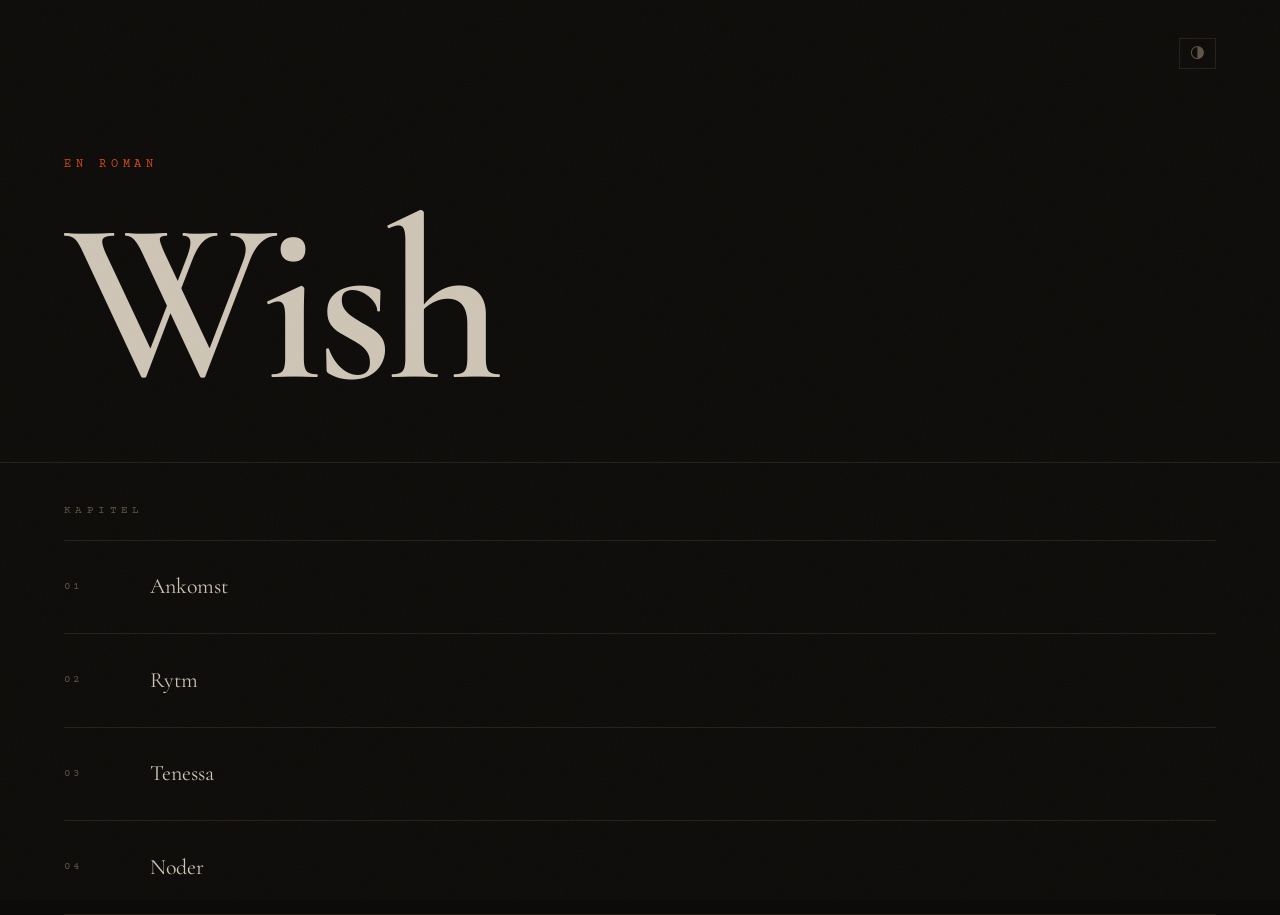
<file: docs/index.html>
<!DOCTYPE html>
<html lang="sv">
<head>
  <meta charset="UTF-8">
  <meta name="viewport" content="width=device-width, initial-scale=1.0">
  <title>Wish</title>
  <link rel="preconnect" href="https://fonts.googleapis.com"><link rel="preconnect" href="https://fonts.gstatic.com" crossorigin><link href="https://fonts.googleapis.com/css2?family=Cormorant+Garamond:ital,wght@0,400;0,600;1,400&family=Courier+Prime&display=swap" rel="stylesheet">
  <link rel="stylesheet" href="style.css">
</head>
<body>
  <div class="index-page">
    <div class="index-hero">
      <button class="index-theme-btn" onclick="toggleTheme()" aria-label="Byt tema">◑</button>
      <span class="book-eyebrow">En roman</span>
      <h1 class="book-title">Wish</h1>
    </div>

    <div class="index-content">
      <div class="index-section-label">Kapitel</div>
      <ol class="index-list">
  <li>
      <a href="chapters/chapter-1.html">
        <span class="ch-num">01</span>
        <span class="ch-title">Ankomst</span>
        <span class="ch-arrow">→</span>
      </a>
    </li>
  <li>
      <a href="chapters/chapter-2.html">
        <span class="ch-num">02</span>
        <span class="ch-title">Rytm</span>
        <span class="ch-arrow">→</span>
      </a>
    </li>
  <li>
      <a href="chapters/chapter-3.html">
        <span class="ch-num">03</span>
        <span class="ch-title">Tenessa</span>
        <span class="ch-arrow">→</span>
      </a>
    </li>
  <li>
      <a href="chapters/chapter-4.html">
        <span class="ch-num">04</span>
        <span class="ch-title">Noder</span>
        <span class="ch-arrow">→</span>
      </a>
    </li>
      </ol>
    </div>
  </div>

  <script>
    function toggleTheme() {
      const d = document.documentElement;
      const next = d.getAttribute('data-theme') === 'light' ? 'dark' : 'light';
      d.setAttribute('data-theme', next);
      localStorage.setItem('theme', next);
    }
    (function() {
      const saved = localStorage.getItem('theme') || 'dark';
      document.documentElement.setAttribute('data-theme', saved);
    })();
  </script>
</body>
</html>
</file>
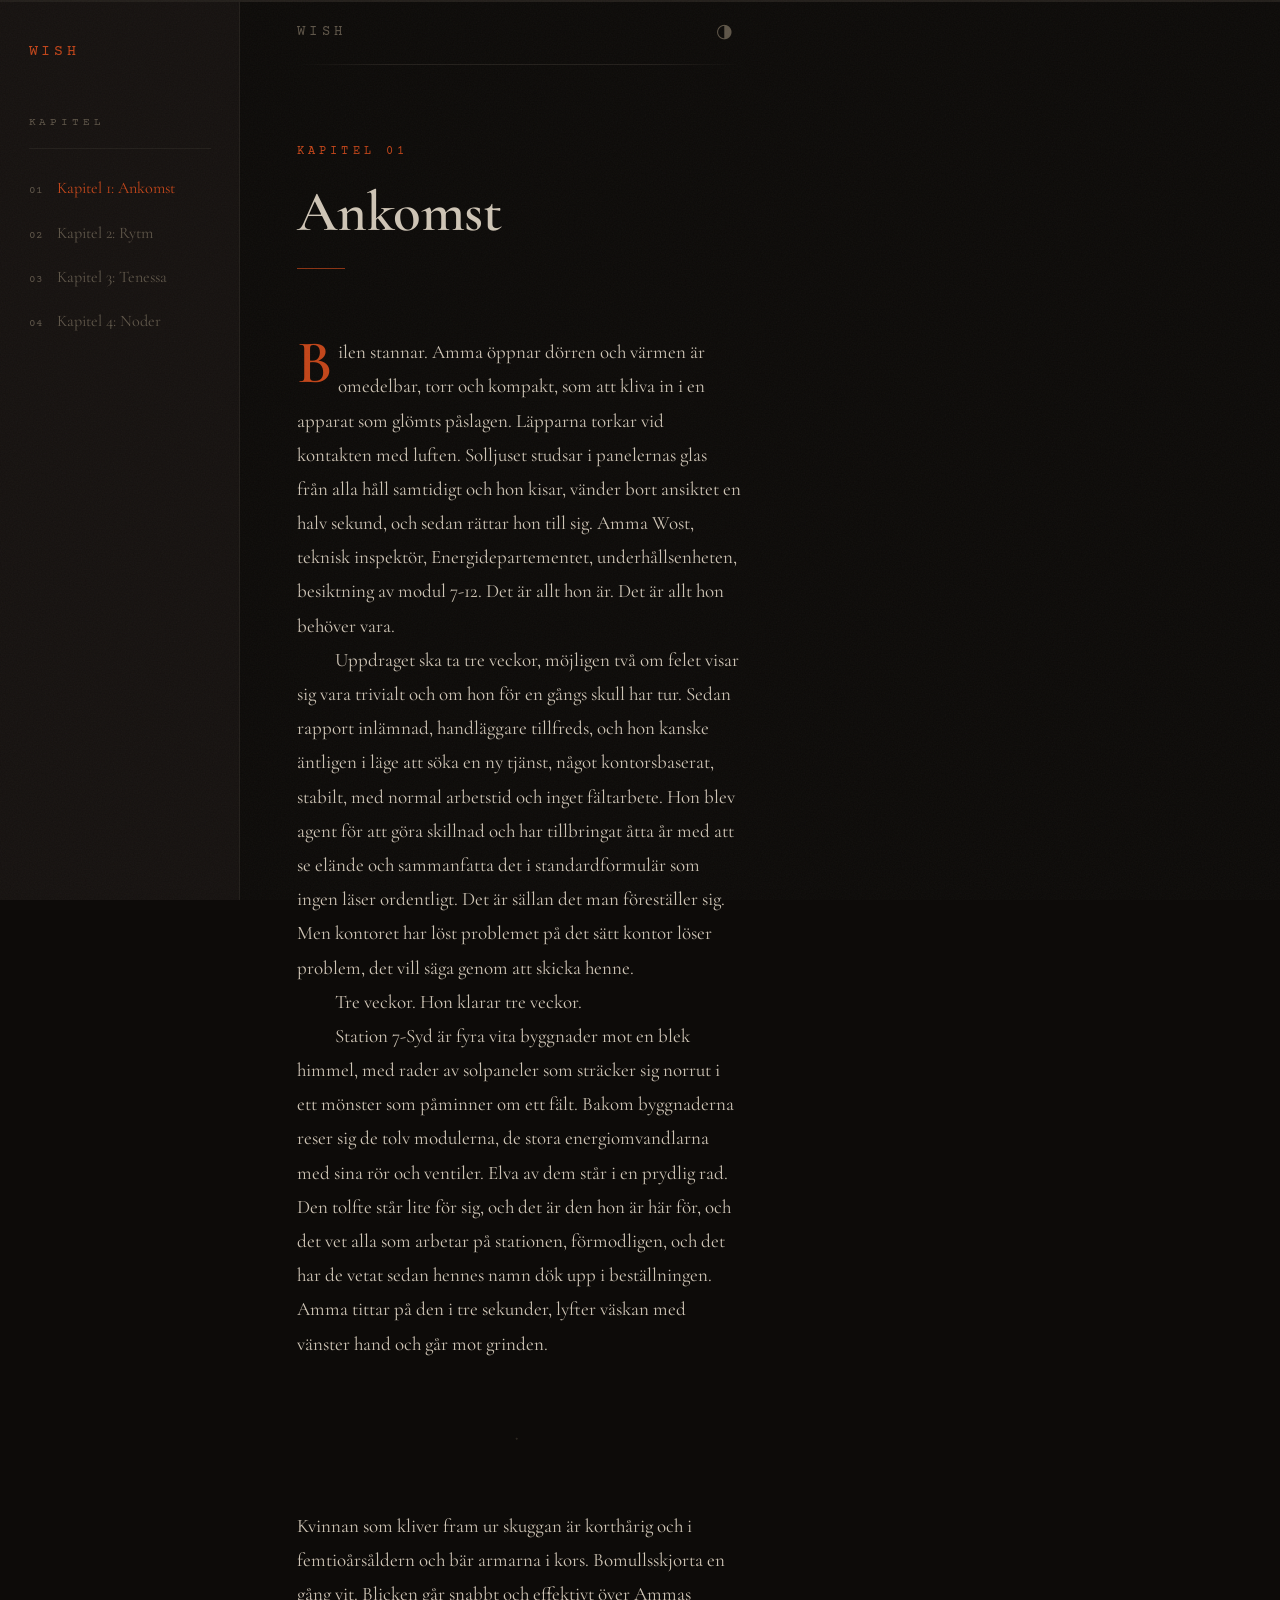
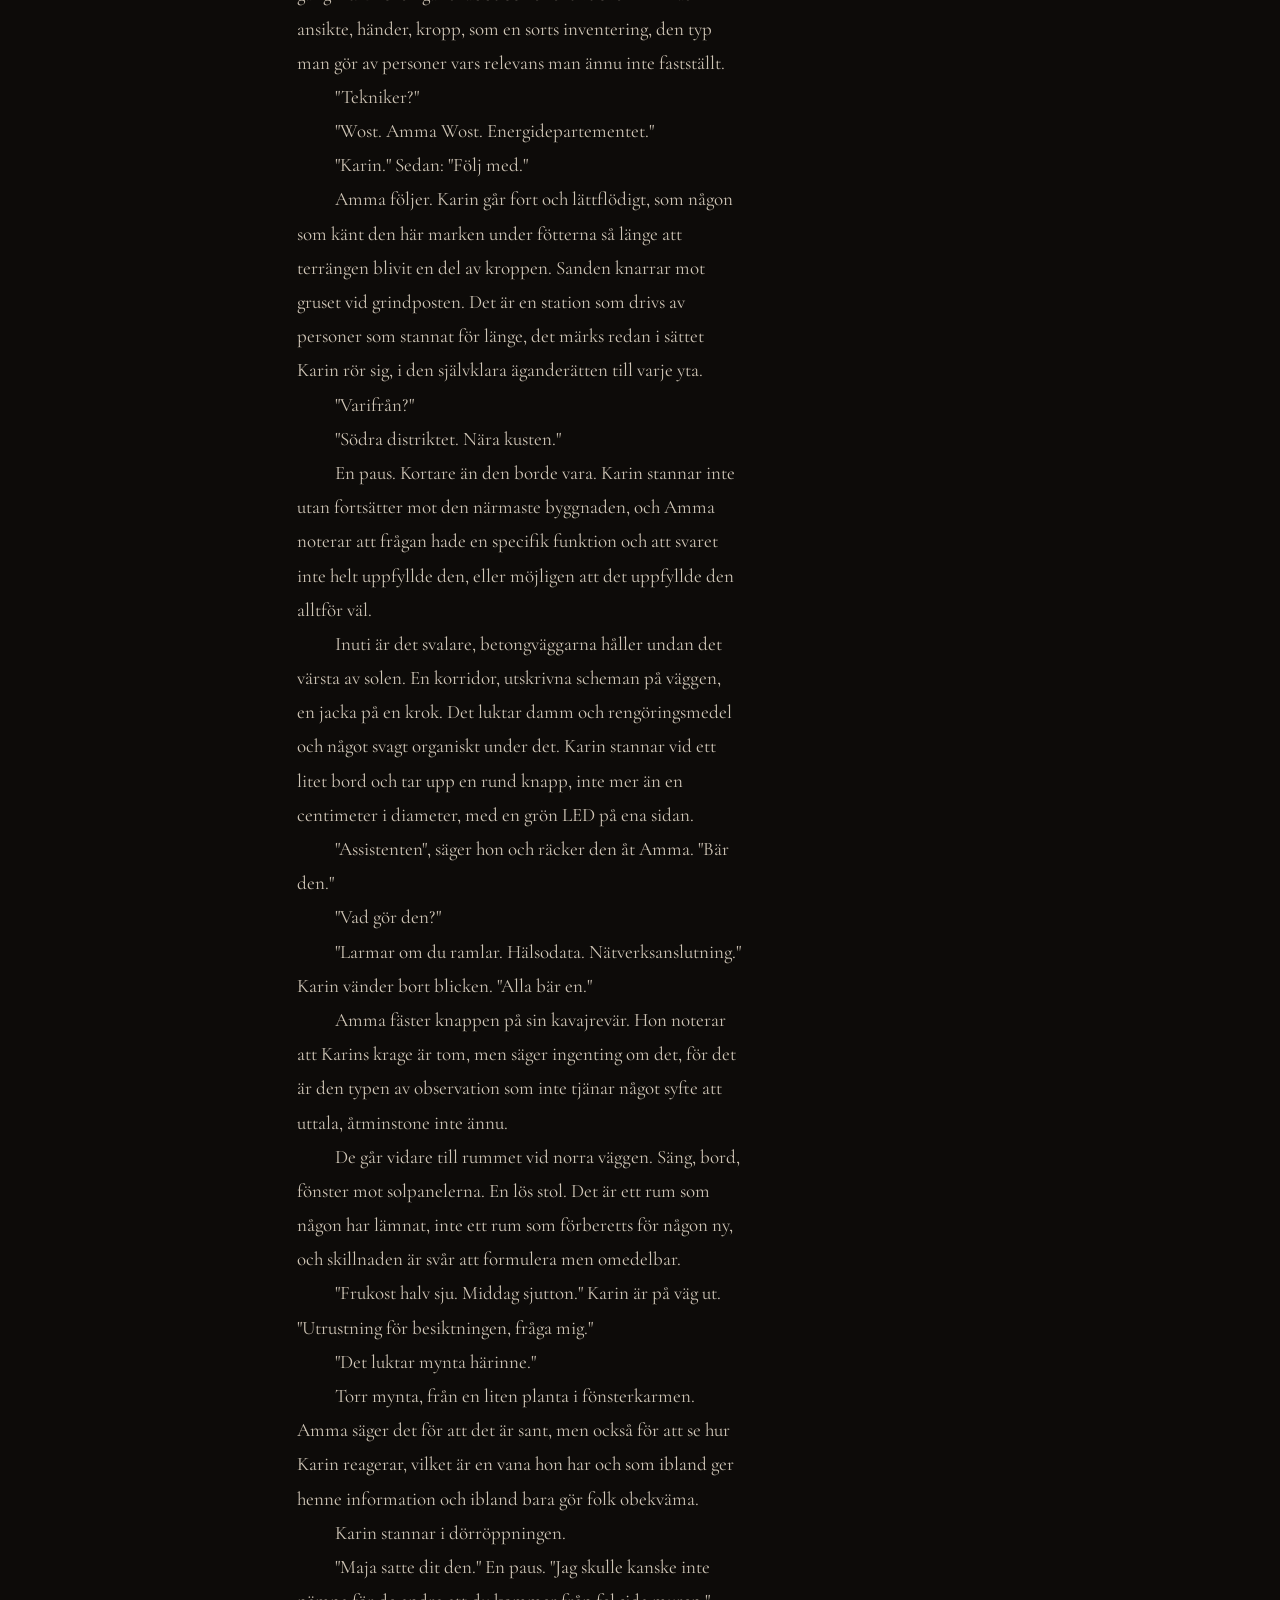
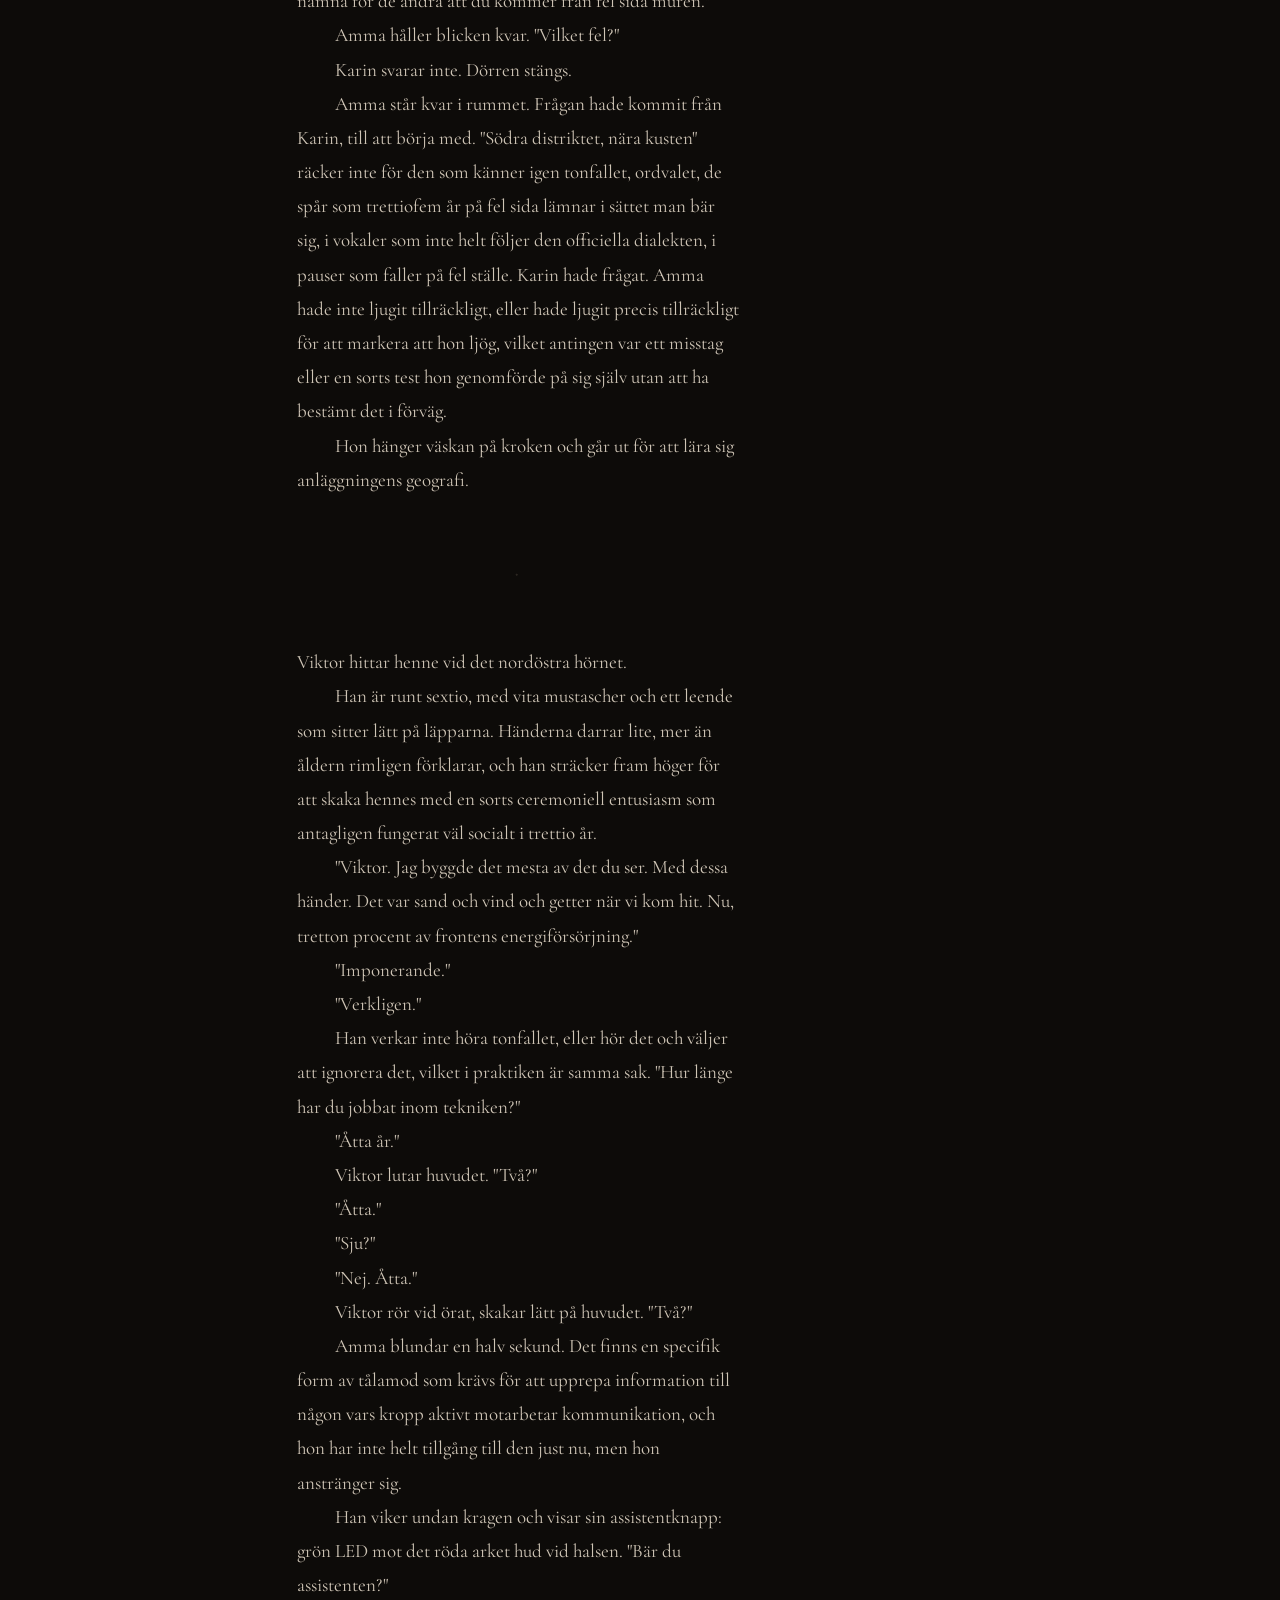
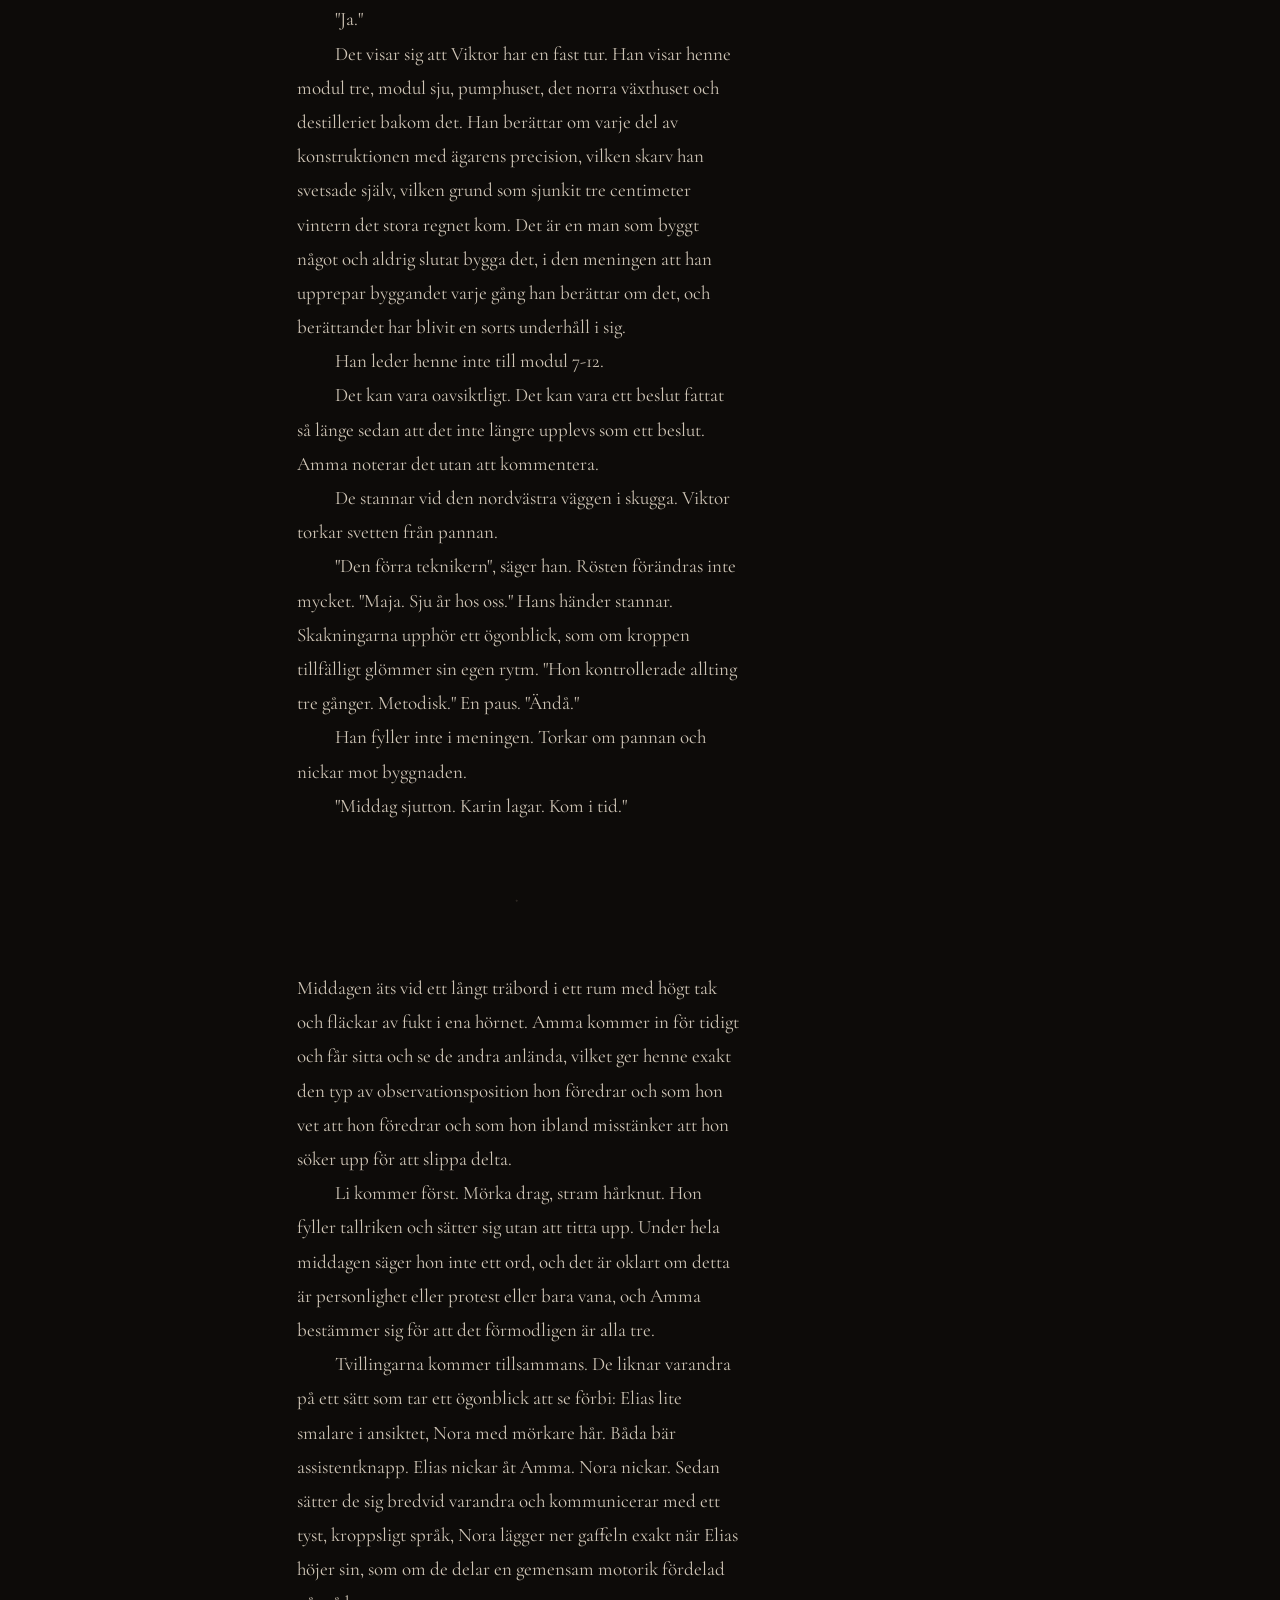
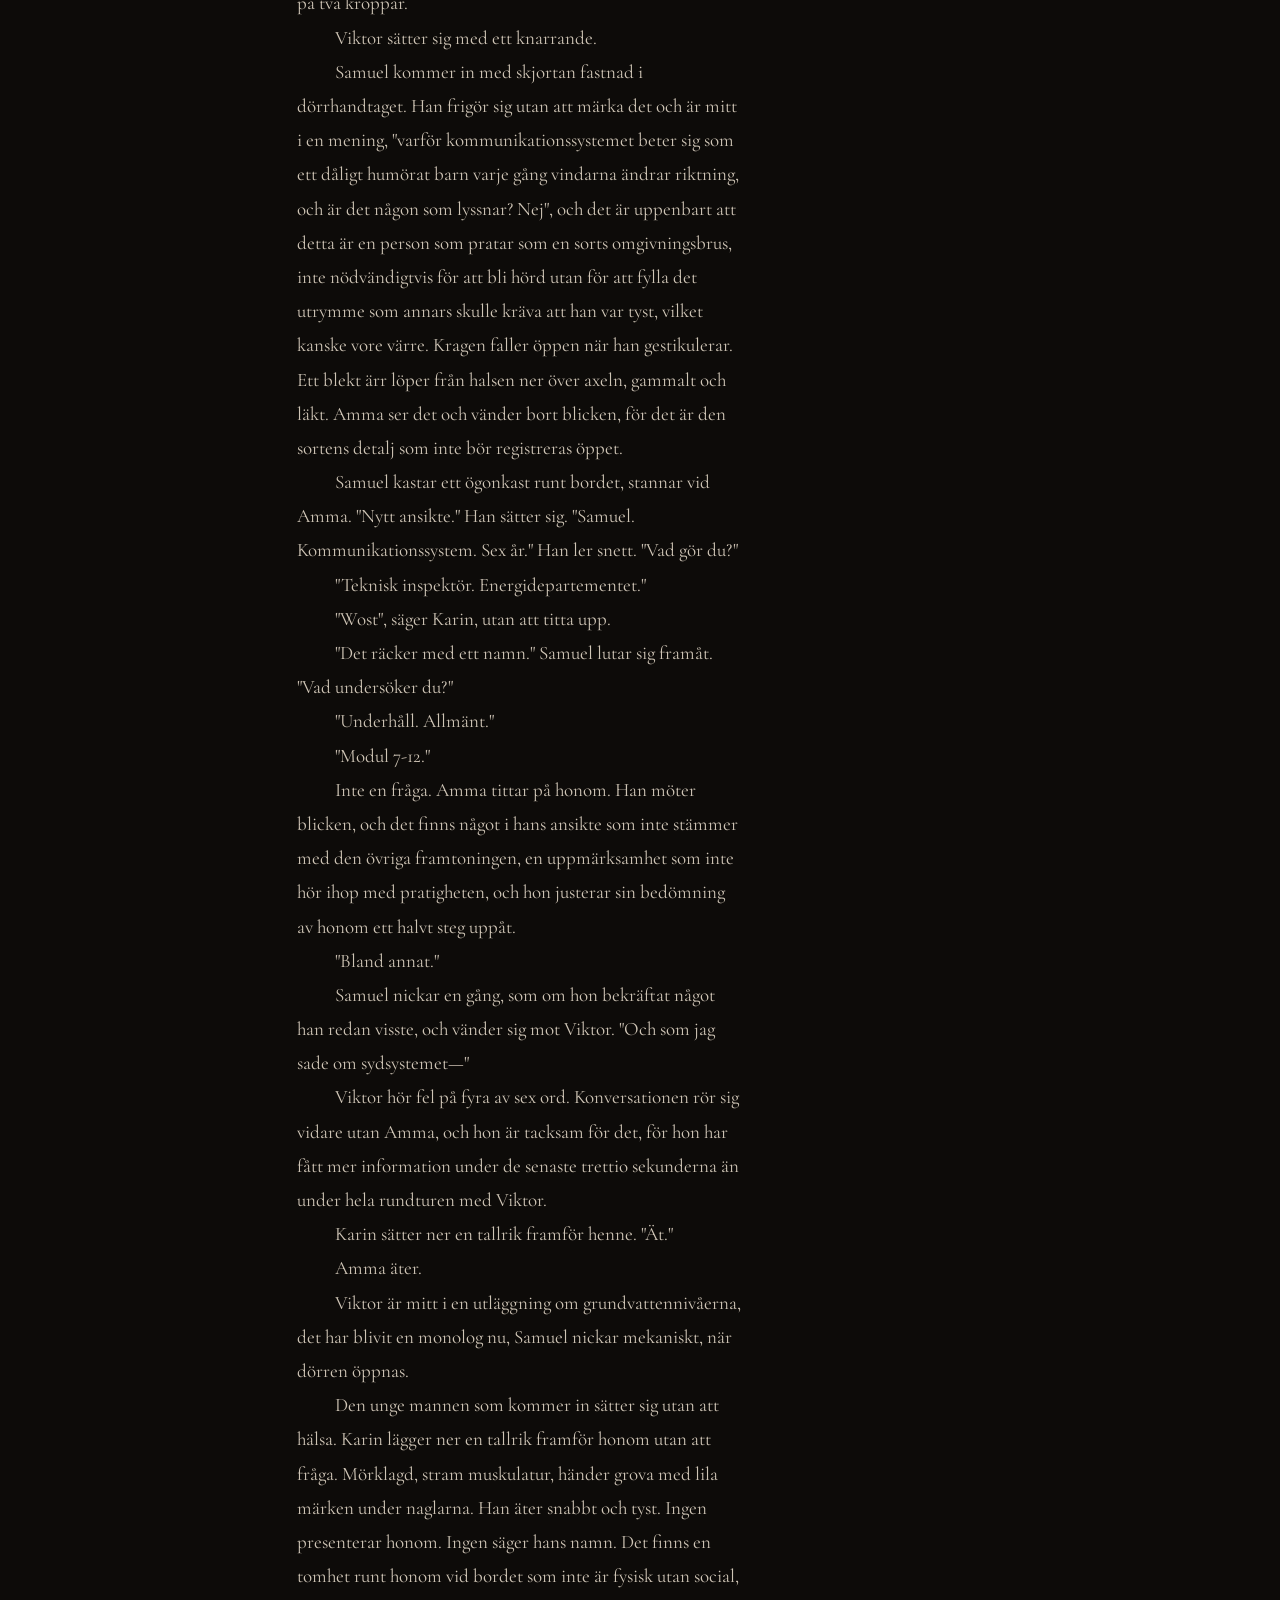
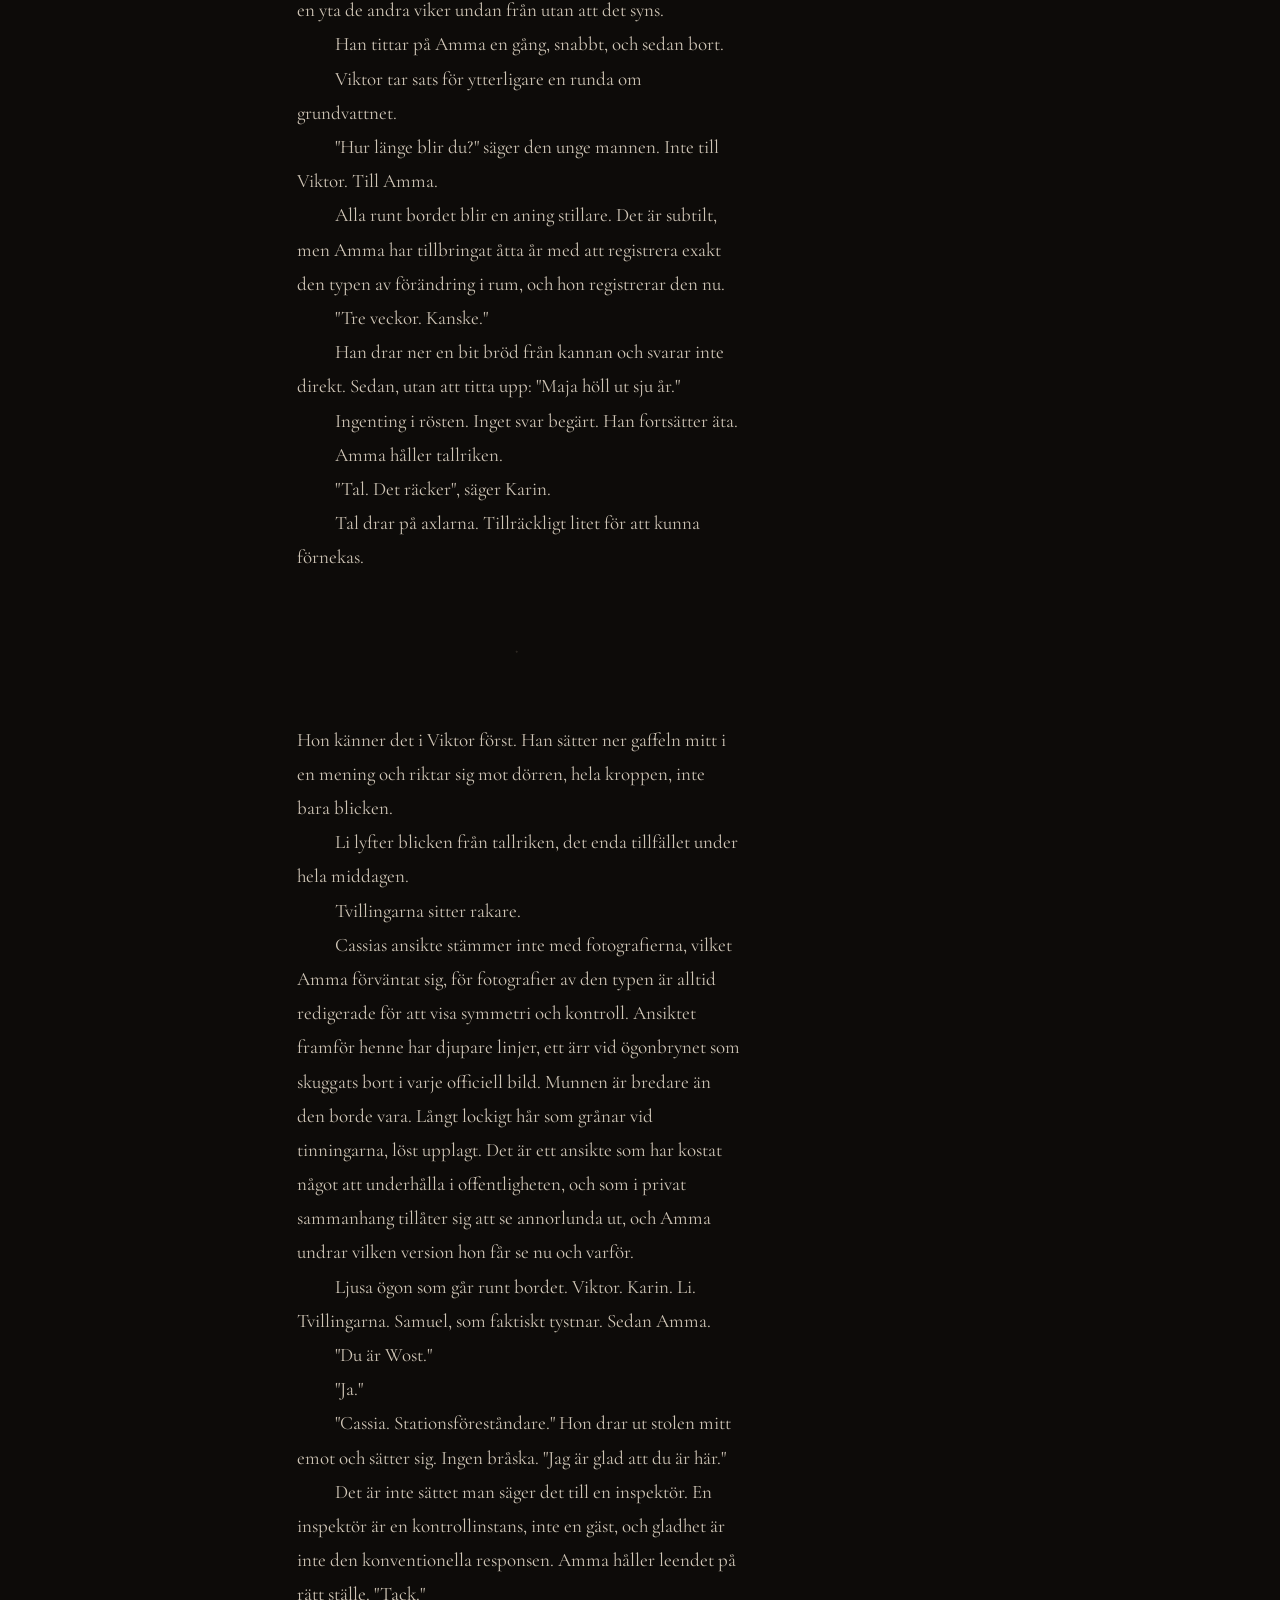
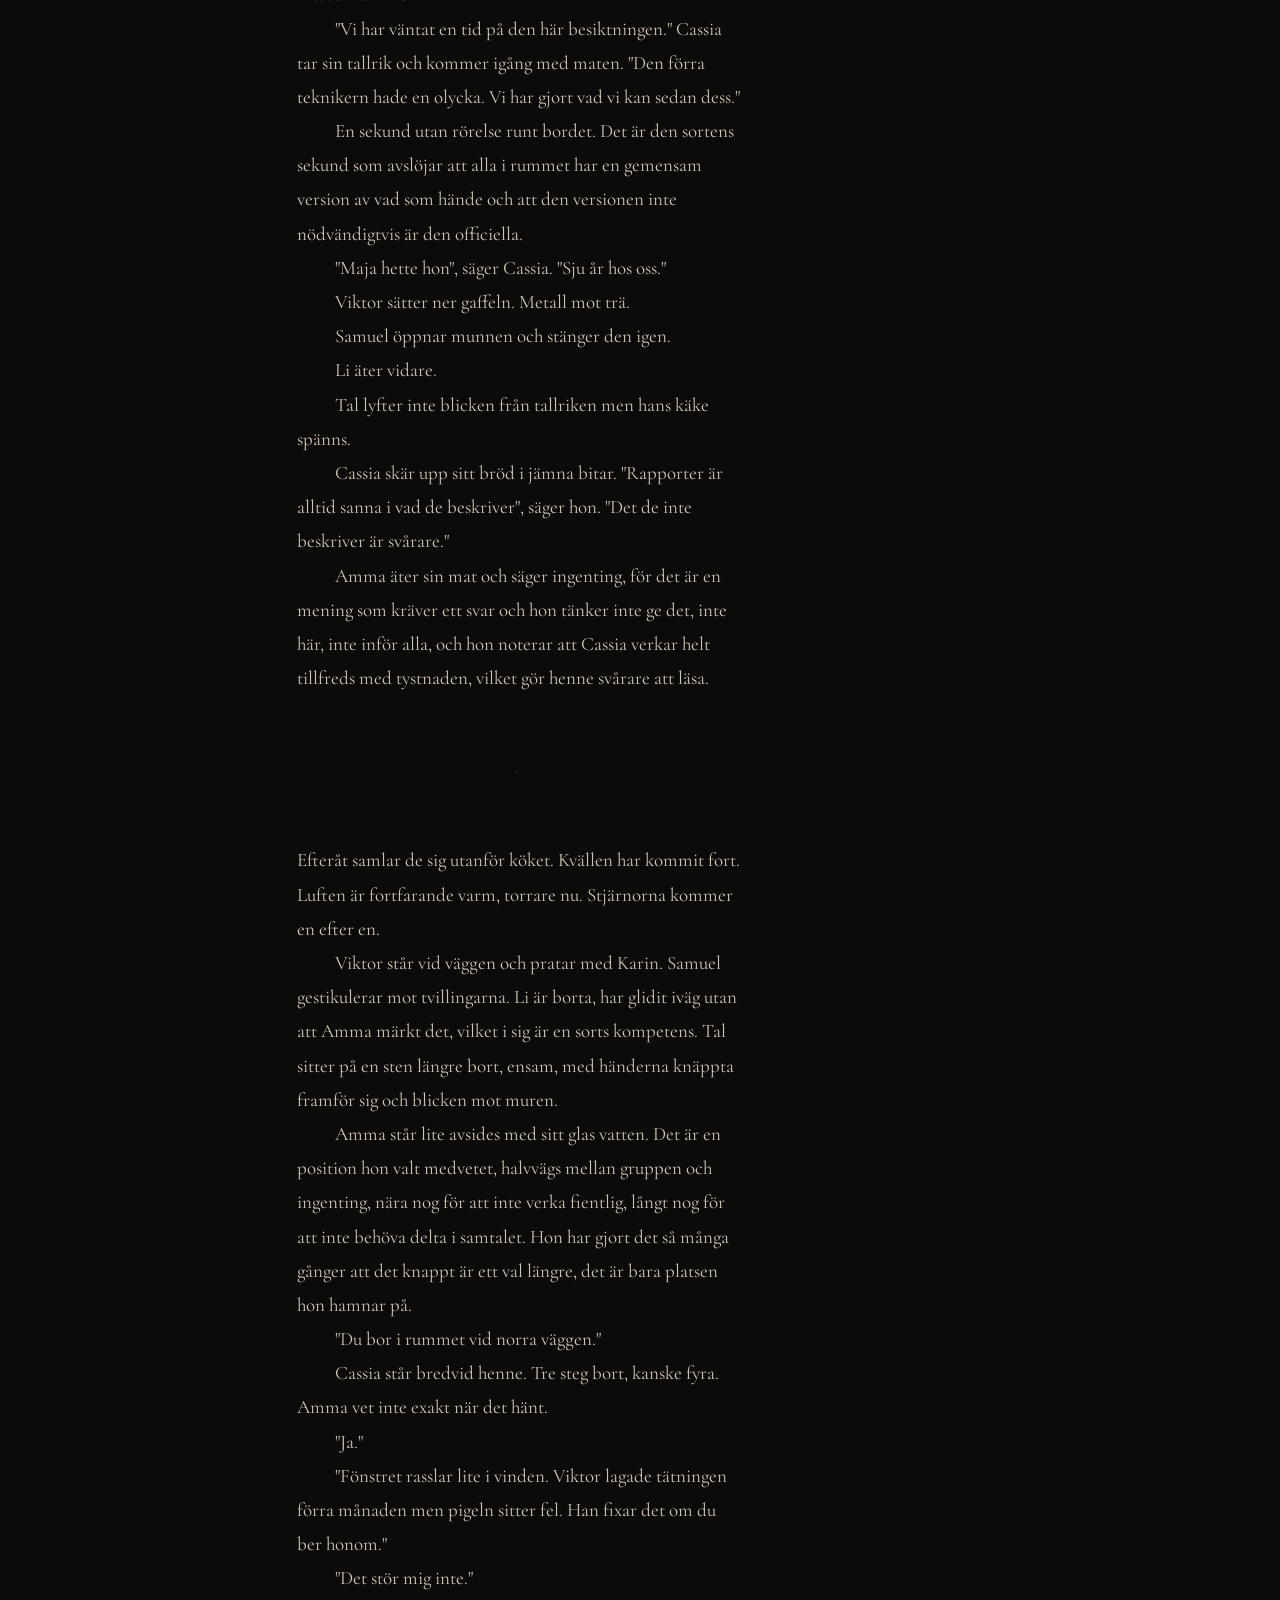
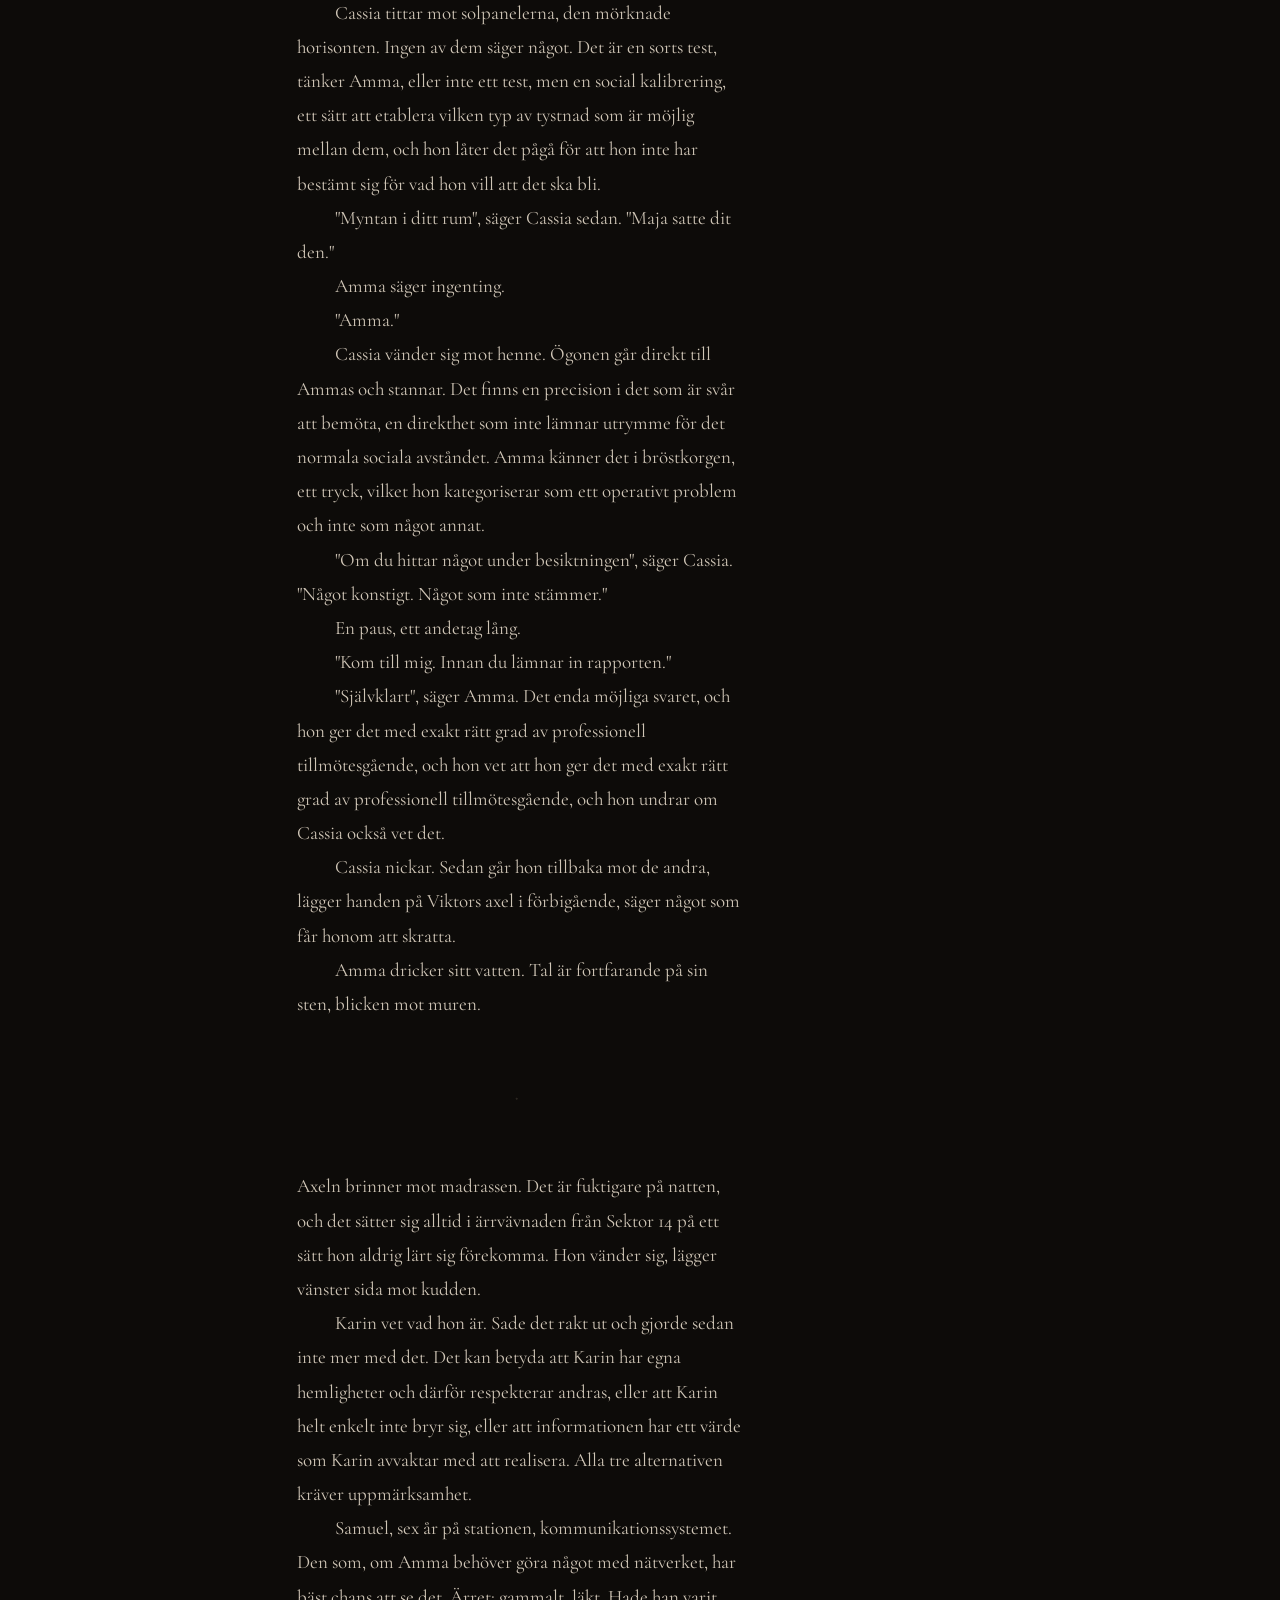
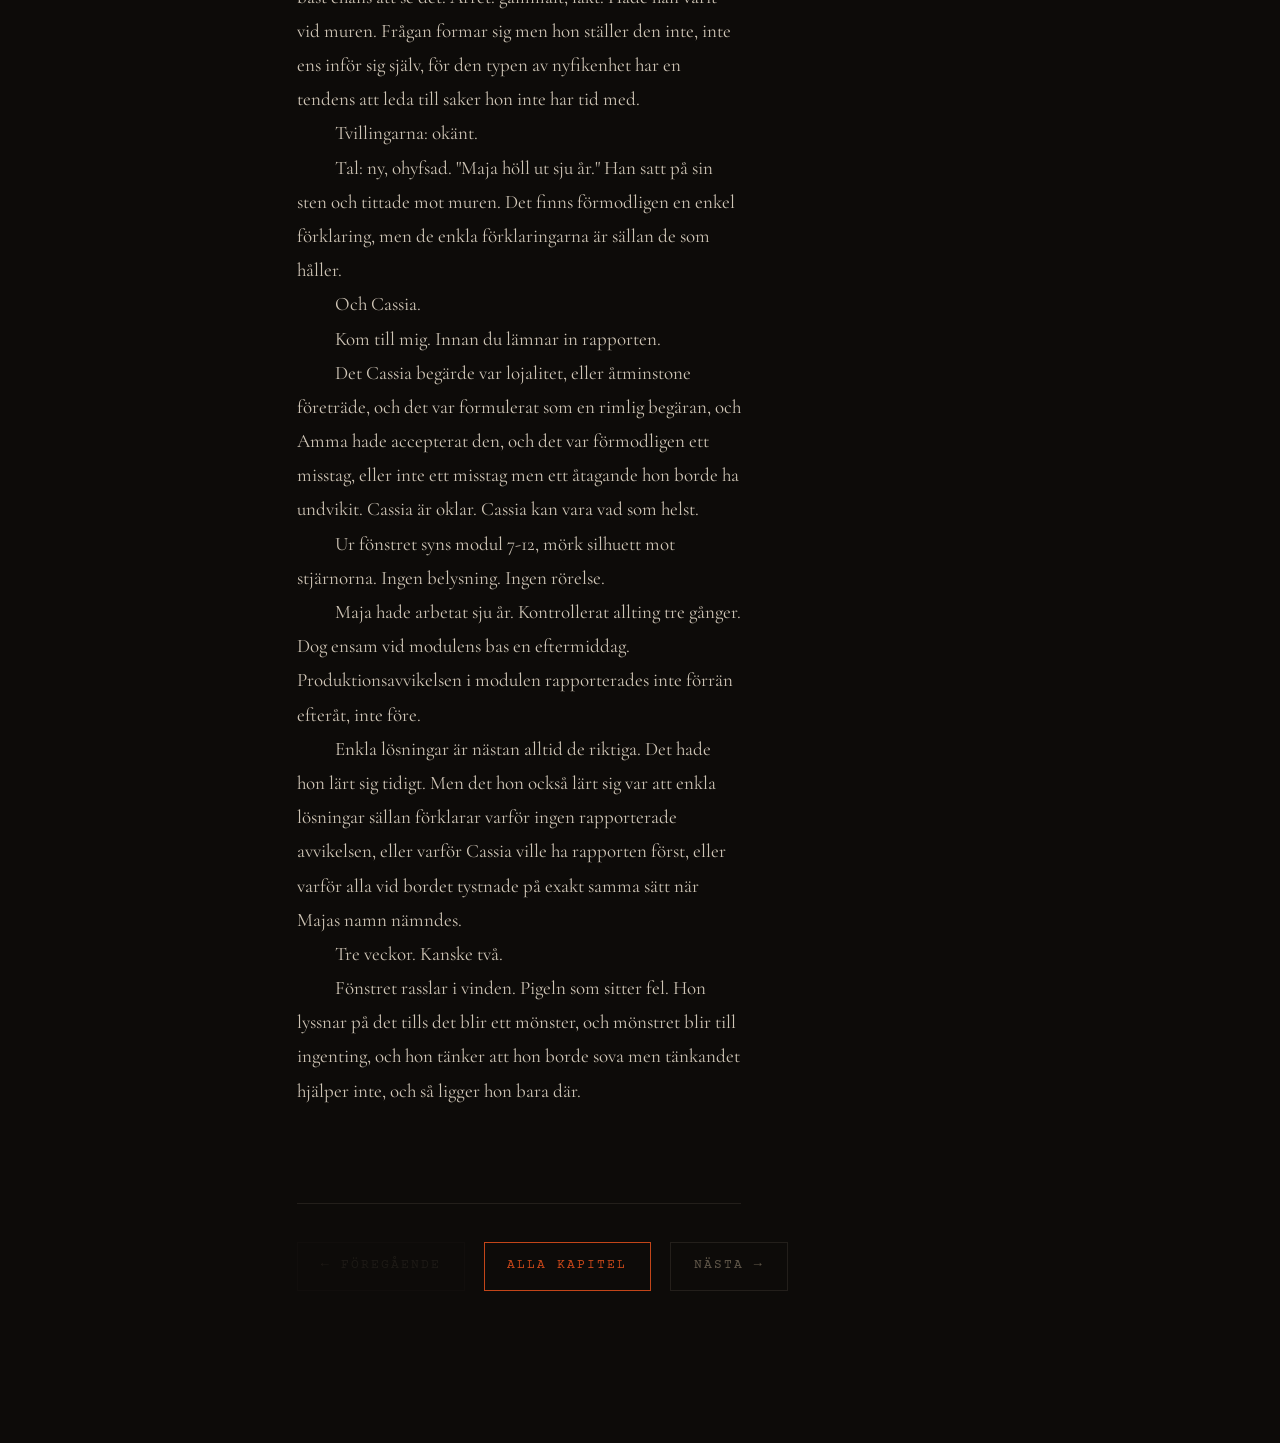
<file: docs/chapters/chapter-1.html>
<!DOCTYPE html>
<html lang="sv">
<head>
  <meta charset="UTF-8">
  <meta name="viewport" content="width=device-width, initial-scale=1.0">
  <title>Ankomst — Wish</title>
  <link rel="preconnect" href="https://fonts.googleapis.com"><link rel="preconnect" href="https://fonts.gstatic.com" crossorigin><link href="https://fonts.googleapis.com/css2?family=Cormorant+Garamond:ital,wght@0,400;0,600;1,400&family=Courier+Prime&display=swap" rel="stylesheet">
  <link rel="stylesheet" href="../style.css">
</head>
<body>
  <div class="progress-bar" id="pb"></div>

  <nav class="sidebar" id="sidebar">
    <div class="sidebar-brand">
      <a href="../index.html">WISH</a>
      <button class="sidebar-close" onclick="toggleSidebar()" aria-label="Stäng meny">✕</button>
    </div>
    <div class="sidebar-label">Kapitel</div>
    <ol class="chapter-list">
      <li><a href="../chapters/chapter-1.html" class="active">Kapitel 1: Ankomst</a></li>
<li><a href="../chapters/chapter-2.html">Kapitel 2: Rytm</a></li>
<li><a href="../chapters/chapter-3.html">Kapitel 3: Tenessa</a></li>
<li><a href="../chapters/chapter-4.html">Kapitel 4: Noder</a></li>

    </ol>
  </nav>
  <div class="overlay" id="overlay" onclick="toggleSidebar()"></div>

  <div class="reader">
    <header class="top-bar">
      <button class="menu-btn" onclick="toggleSidebar()" aria-label="Öppna meny">☰</button>
      <a class="top-brand" href="../index.html">WISH</a>
      <button class="theme-btn" onclick="toggleTheme()" aria-label="Byt tema">◑</button>
    </header>

    <div class="chapter-header">
      <span class="chapter-kicker">Kapitel 01</span>
      <h1>Ankomst</h1>
    </div>

    <article class="chapter-body">
      <p>
Bilen stannar. Amma öppnar dörren och värmen är omedelbar, torr och kompakt, som att kliva in i en apparat som glömts påslagen. Läpparna torkar vid kontakten med luften. Solljuset studsar i panelernas glas från alla håll samtidigt och hon kisar, vänder bort ansiktet en halv sekund, och sedan rättar hon till sig. Amma Wost, teknisk inspektör, Energidepartementet, underhållsenheten, besiktning av modul 7-12. Det är allt hon är. Det är allt hon behöver vara.
</p>
<p>
Uppdraget ska ta tre veckor, möjligen två om felet visar sig vara trivialt och om hon för en gångs skull har tur. Sedan rapport inlämnad, handläggare tillfreds, och hon kanske äntligen i läge att söka en ny tjänst, något kontorsbaserat, stabilt, med normal arbetstid och inget fältarbete. Hon blev agent för att göra skillnad och har tillbringat åtta år med att se elände och sammanfatta det i standardformulär som ingen läser ordentligt. Det är sällan det man föreställer sig. Men kontoret har löst problemet på det sätt kontor löser problem, det vill säga genom att skicka henne.
</p>
<p>
Tre veckor. Hon klarar tre veckor.
</p>
<p>
Station 7-Syd är fyra vita byggnader mot en blek himmel, med rader av solpaneler som sträcker sig norrut i ett mönster som påminner om ett fält. Bakom byggnaderna reser sig de tolv modulerna, de stora energiomvandlarna med sina rör och ventiler. Elva av dem står i en prydlig rad. Den tolfte står lite för sig, och det är den hon är här för, och det vet alla som arbetar på stationen, förmodligen, och det har de vetat sedan hennes namn dök upp i beställningen. Amma tittar på den i tre sekunder, lyfter väskan med vänster hand och går mot grinden.
</p>
<hr>
<p>
Kvinnan som kliver fram ur skuggan är korthårig och i femtioårsåldern och bär armarna i kors. Bomullsskjorta en gång vit. Blicken går snabbt och effektivt över Ammas ansikte, händer, kropp, som en sorts inventering, den typ man gör av personer vars relevans man ännu inte fastställt.
</p>
<p>
"Tekniker?"
</p>
<p>
"Wost. Amma Wost. Energidepartementet."
</p>
<p>
"Karin." Sedan: "Följ med."
</p>
<p>
Amma följer. Karin går fort och lättflödigt, som någon som känt den här marken under fötterna så länge att terrängen blivit en del av kroppen. Sanden knarrar mot gruset vid grindposten. Det är en station som drivs av personer som stannat för länge, det märks redan i sättet Karin rör sig, i den självklara äganderätten till varje yta.
</p>
<p>
"Varifrån?"
</p>
<p>
"Södra distriktet. Nära kusten."
</p>
<p>
En paus. Kortare än den borde vara. Karin stannar inte utan fortsätter mot den närmaste byggnaden, och Amma noterar att frågan hade en specifik funktion och att svaret inte helt uppfyllde den, eller möjligen att det uppfyllde den alltför väl.
</p>
<p>
Inuti är det svalare, betongväggarna håller undan det värsta av solen. En korridor, utskrivna scheman på väggen, en jacka på en krok. Det luktar damm och rengöringsmedel och något svagt organiskt under det. Karin stannar vid ett litet bord och tar upp en rund knapp, inte mer än en centimeter i diameter, med en grön LED på ena sidan.
</p>
<p>
"Assistenten", säger hon och räcker den åt Amma. "Bär den."
</p>
<p>
"Vad gör den?"
</p>
<p>
"Larmar om du ramlar. Hälsodata. Nätverksanslutning." Karin vänder bort blicken. "Alla bär en."
</p>
<p>
Amma fäster knappen på sin kavajrevär. Hon noterar att Karins krage är tom, men säger ingenting om det, för det är den typen av observation som inte tjänar något syfte att uttala, åtminstone inte ännu.
</p>
<p>
De går vidare till rummet vid norra väggen. Säng, bord, fönster mot solpanelerna. En lös stol. Det är ett rum som någon har lämnat, inte ett rum som förberetts för någon ny, och skillnaden är svår att formulera men omedelbar.
</p>
<p>
"Frukost halv sju. Middag sjutton." Karin är på väg ut. "Utrustning för besiktningen, fråga mig."
</p>
<p>
"Det luktar mynta härinne."
</p>
<p>
Torr mynta, från en liten planta i fönsterkarmen. Amma säger det för att det är sant, men också för att se hur Karin reagerar, vilket är en vana hon har och som ibland ger henne information och ibland bara gör folk obekväma.
</p>
<p>
Karin stannar i dörröppningen.
</p>
<p>
"Maja satte dit den." En paus. "Jag skulle kanske inte nämna för de andra att du kommer från fel sida muren."
</p>
<p>
Amma håller blicken kvar. "Vilket fel?"
</p>
<p>
Karin svarar inte. Dörren stängs.
</p>
<p>
Amma står kvar i rummet. Frågan hade kommit från Karin, till att börja med. "Södra distriktet, nära kusten" räcker inte för den som känner igen tonfallet, ordvalet, de spår som trettiofem år på fel sida lämnar i sättet man bär sig, i vokaler som inte helt följer den officiella dialekten, i pauser som faller på fel ställe. Karin hade frågat. Amma hade inte ljugit tillräckligt, eller hade ljugit precis tillräckligt för att markera att hon ljög, vilket antingen var ett misstag eller en sorts test hon genomförde på sig själv utan att ha bestämt det i förväg.
</p>
<p>
Hon hänger väskan på kroken och går ut för att lära sig anläggningens geografi.
</p>
<hr>
<p>
Viktor hittar henne vid det nordöstra hörnet.
</p>
<p>
Han är runt sextio, med vita mustascher och ett leende som sitter lätt på läpparna. Händerna darrar lite, mer än åldern rimligen förklarar, och han sträcker fram höger för att skaka hennes med en sorts ceremoniell entusiasm som antagligen fungerat väl socialt i trettio år.
</p>
<p>
"Viktor. Jag byggde det mesta av det du ser. Med dessa händer. Det var sand och vind och getter när vi kom hit. Nu, tretton procent av frontens energiförsörjning."
</p>
<p>
"Imponerande."
</p>
<p>
"Verkligen."
</p>
<p>
Han verkar inte höra tonfallet, eller hör det och väljer att ignorera det, vilket i praktiken är samma sak. "Hur länge har du jobbat inom tekniken?"
</p>
<p>
"Åtta år."
</p>
<p>
Viktor lutar huvudet. "Två?"
</p>
<p>
"Åtta."
</p>
<p>
"Sju?"
</p>
<p>
"Nej. Åtta."
</p>
<p>
Viktor rör vid örat, skakar lätt på huvudet. "Två?"
</p>
<p>
Amma blundar en halv sekund. Det finns en specifik form av tålamod som krävs för att upprepa information till någon vars kropp aktivt motarbetar kommunikation, och hon har inte helt tillgång till den just nu, men hon anstränger sig.
</p>
<p>
Han viker undan kragen och visar sin assistentknapp: grön LED mot det röda arket hud vid halsen. "Bär du assistenten?"
</p>
<p>
"Ja."
</p>
<p>
Det visar sig att Viktor har en fast tur. Han visar henne modul tre, modul sju, pumphuset, det norra växthuset och destilleriet bakom det. Han berättar om varje del av konstruktionen med ägarens precision, vilken skarv han svetsade själv, vilken grund som sjunkit tre centimeter vintern det stora regnet kom. Det är en man som byggt något och aldrig slutat bygga det, i den meningen att han upprepar byggandet varje gång han berättar om det, och berättandet har blivit en sorts underhåll i sig.
</p>
<p>
Han leder henne inte till modul 7-12.
</p>
<p>
Det kan vara oavsiktligt. Det kan vara ett beslut fattat så länge sedan att det inte längre upplevs som ett beslut. Amma noterar det utan att kommentera.
</p>
<p>
De stannar vid den nordvästra väggen i skugga. Viktor torkar svetten från pannan.
</p>
<p>
"Den förra teknikern", säger han. Rösten förändras inte mycket. "Maja. Sju år hos oss." Hans händer stannar. Skakningarna upphör ett ögonblick, som om kroppen tillfälligt glömmer sin egen rytm. "Hon kontrollerade allting tre gånger. Metodisk." En paus. "Ändå."
</p>
<p>
Han fyller inte i meningen. Torkar om pannan och nickar mot byggnaden.
</p>
<p>
"Middag sjutton. Karin lagar. Kom i tid."
</p>
<hr>
<p>
Middagen äts vid ett långt träbord i ett rum med högt tak och fläckar av fukt i ena hörnet. Amma kommer in för tidigt och får sitta och se de andra anlända, vilket ger henne exakt den typ av observationsposition hon föredrar och som hon vet att hon föredrar och som hon ibland misstänker att hon söker upp för att slippa delta.
</p>
<p>
Li kommer först. Mörka drag, stram hårknut. Hon fyller tallriken och sätter sig utan att titta upp. Under hela middagen säger hon inte ett ord, och det är oklart om detta är personlighet eller protest eller bara vana, och Amma bestämmer sig för att det förmodligen är alla tre.
</p>
<p>
Tvillingarna kommer tillsammans. De liknar varandra på ett sätt som tar ett ögonblick att se förbi: Elias lite smalare i ansiktet, Nora med mörkare hår. Båda bär assistentknapp. Elias nickar åt Amma. Nora nickar. Sedan sätter de sig bredvid varandra och kommunicerar med ett tyst, kroppsligt språk, Nora lägger ner gaffeln exakt när Elias höjer sin, som om de delar en gemensam motorik fördelad på två kroppar.
</p>
<p>
Viktor sätter sig med ett knarrande.
</p>
<p>
Samuel kommer in med skjortan fastnad i dörrhandtaget. Han frigör sig utan att märka det och är mitt i en mening, "varför kommunikationssystemet beter sig som ett dåligt humörat barn varje gång vindarna ändrar riktning, och är det någon som lyssnar? Nej", och det är uppenbart att detta är en person som pratar som en sorts omgivningsbrus, inte nödvändigtvis för att bli hörd utan för att fylla det utrymme som annars skulle kräva att han var tyst, vilket kanske vore värre. Kragen faller öppen när han gestikulerar. Ett blekt ärr löper från halsen ner över axeln, gammalt och läkt. Amma ser det och vänder bort blicken, för det är den sortens detalj som inte bör registreras öppet.
</p>
<p>
Samuel kastar ett ögonkast runt bordet, stannar vid Amma. "Nytt ansikte." Han sätter sig. "Samuel. Kommunikationssystem. Sex år." Han ler snett. "Vad gör du?"
</p>
<p>
"Teknisk inspektör. Energidepartementet."
</p>
<p>
"Wost", säger Karin, utan att titta upp.
</p>
<p>
"Det räcker med ett namn." Samuel lutar sig framåt. "Vad undersöker du?"
</p>
<p>
"Underhåll. Allmänt."
</p>
<p>
"Modul 7-12."
</p>
<p>
Inte en fråga. Amma tittar på honom. Han möter blicken, och det finns något i hans ansikte som inte stämmer med den övriga framtoningen, en uppmärksamhet som inte hör ihop med pratigheten, och hon justerar sin bedömning av honom ett halvt steg uppåt.
</p>
<p>
"Bland annat."
</p>
<p>
Samuel nickar en gång, som om hon bekräftat något han redan visste, och vänder sig mot Viktor. "Och som jag sade om sydsystemet—"
</p>
<p>
Viktor hör fel på fyra av sex ord. Konversationen rör sig vidare utan Amma, och hon är tacksam för det, för hon har fått mer information under de senaste trettio sekunderna än under hela rundturen med Viktor.
</p>
<p>
Karin sätter ner en tallrik framför henne. "Ät."
</p>
<p>
Amma äter.
</p>
<p>
Viktor är mitt i en utläggning om grundvattennivåerna, det har blivit en monolog nu, Samuel nickar mekaniskt, när dörren öppnas.
</p>
<p>
Den unge mannen som kommer in sätter sig utan att hälsa. Karin lägger ner en tallrik framför honom utan att fråga. Mörklagd, stram muskulatur, händer grova med lila märken under naglarna. Han äter snabbt och tyst. Ingen presenterar honom. Ingen säger hans namn. Det finns en tomhet runt honom vid bordet som inte är fysisk utan social, en yta de andra viker undan från utan att det syns.
</p>
<p>
Han tittar på Amma en gång, snabbt, och sedan bort.
</p>
<p>
Viktor tar sats för ytterligare en runda om grundvattnet.
</p>
<p>
"Hur länge blir du?" säger den unge mannen. Inte till Viktor. Till Amma.
</p>
<p>
Alla runt bordet blir en aning stillare. Det är subtilt, men Amma har tillbringat åtta år med att registrera exakt den typen av förändring i rum, och hon registrerar den nu.
</p>
<p>
"Tre veckor. Kanske."
</p>
<p>
Han drar ner en bit bröd från kannan och svarar inte direkt. Sedan, utan att titta upp: "Maja höll ut sju år."
</p>
<p>
Ingenting i rösten. Inget svar begärt. Han fortsätter äta.
</p>
<p>
Amma håller tallriken.
</p>
<p>
"Tal. Det räcker", säger Karin.
</p>
<p>
Tal drar på axlarna. Tillräckligt litet för att kunna förnekas.
</p>
<hr>
<p>
Hon känner det i Viktor först. Han sätter ner gaffeln mitt i en mening och riktar sig mot dörren, hela kroppen, inte bara blicken.
</p>
<p>
Li lyfter blicken från tallriken, det enda tillfället under hela middagen.
</p>
<p>
Tvillingarna sitter rakare.
</p>
<p>
Cassias ansikte stämmer inte med fotografierna, vilket Amma förväntat sig, för fotografier av den typen är alltid redigerade för att visa symmetri och kontroll. Ansiktet framför henne har djupare linjer, ett ärr vid ögonbrynet som skuggats bort i varje officiell bild. Munnen är bredare än den borde vara. Långt lockigt hår som grånar vid tinningarna, löst upplagt. Det är ett ansikte som har kostat något att underhålla i offentligheten, och som i privat sammanhang tillåter sig att se annorlunda ut, och Amma undrar vilken version hon får se nu och varför.
</p>
<p>
Ljusa ögon som går runt bordet. Viktor. Karin. Li. Tvillingarna. Samuel, som faktiskt tystnar. Sedan Amma.
</p>
<p>
"Du är Wost."
</p>
<p>
"Ja."
</p>
<p>
"Cassia. Stationsföreståndare." Hon drar ut stolen mitt emot och sätter sig. Ingen bråska. "Jag är glad att du är här."
</p>
<p>
Det är inte sättet man säger det till en inspektör. En inspektör är en kontrollinstans, inte en gäst, och gladhet är inte den konventionella responsen. Amma håller leendet på rätt ställe. "Tack."
</p>
<p>
"Vi har väntat en tid på den här besiktningen." Cassia tar sin tallrik och kommer igång med maten. "Den förra teknikern hade en olycka. Vi har gjort vad vi kan sedan dess."
</p>
<p>
En sekund utan rörelse runt bordet. Det är den sortens sekund som avslöjar att alla i rummet har en gemensam version av vad som hände och att den versionen inte nödvändigtvis är den officiella.
</p>
<p>
"Maja hette hon", säger Cassia. "Sju år hos oss."
</p>
<p>
Viktor sätter ner gaffeln. Metall mot trä.
</p>
<p>
Samuel öppnar munnen och stänger den igen.
</p>
<p>
Li äter vidare.
</p>
<p>
Tal lyfter inte blicken från tallriken men hans käke spänns.
</p>
<p>
Cassia skär upp sitt bröd i jämna bitar. "Rapporter är alltid sanna i vad de beskriver", säger hon. "Det de inte beskriver är svårare."
</p>
<p>
Amma äter sin mat och säger ingenting, för det är en mening som kräver ett svar och hon tänker inte ge det, inte här, inte inför alla, och hon noterar att Cassia verkar helt tillfreds med tystnaden, vilket gör henne svårare att läsa.
</p>
<hr>
<p>
Efteråt samlar de sig utanför köket. Kvällen har kommit fort. Luften är fortfarande varm, torrare nu. Stjärnorna kommer en efter en.
</p>
<p>
Viktor står vid väggen och pratar med Karin. Samuel gestikulerar mot tvillingarna. Li är borta, har glidit iväg utan att Amma märkt det, vilket i sig är en sorts kompetens. Tal sitter på en sten längre bort, ensam, med händerna knäppta framför sig och blicken mot muren.
</p>
<p>
Amma står lite avsides med sitt glas vatten. Det är en position hon valt medvetet, halvvägs mellan gruppen och ingenting, nära nog för att inte verka fientlig, långt nog för att inte behöva delta i samtalet. Hon har gjort det så många gånger att det knappt är ett val längre, det är bara platsen hon hamnar på.
</p>
<p>
"Du bor i rummet vid norra väggen."
</p>
<p>
Cassia står bredvid henne. Tre steg bort, kanske fyra. Amma vet inte exakt när det hänt.
</p>
<p>
"Ja."
</p>
<p>
"Fönstret rasslar lite i vinden. Viktor lagade tätningen förra månaden men pigeln sitter fel. Han fixar det om du ber honom."
</p>
<p>
"Det stör mig inte."
</p>
<p>
Cassia tittar mot solpanelerna, den mörknade horisonten. Ingen av dem säger något. Det är en sorts test, tänker Amma, eller inte ett test, men en social kalibrering, ett sätt att etablera vilken typ av tystnad som är möjlig mellan dem, och hon låter det pågå för att hon inte har bestämt sig för vad hon vill att det ska bli.
</p>
<p>
"Myntan i ditt rum", säger Cassia sedan. "Maja satte dit den."
</p>
<p>
Amma säger ingenting.
</p>
<p>
"Amma."
</p>
<p>
Cassia vänder sig mot henne. Ögonen går direkt till Ammas och stannar. Det finns en precision i det som är svår att bemöta, en direkthet som inte lämnar utrymme för det normala sociala avståndet. Amma känner det i bröstkorgen, ett tryck, vilket hon kategoriserar som ett operativt problem och inte som något annat.
</p>
<p>
"Om du hittar något under besiktningen", säger Cassia. "Något konstigt. Något som inte stämmer."
</p>
<p>
En paus, ett andetag lång.
</p>
<p>
"Kom till mig. Innan du lämnar in rapporten."
</p>
<p>
"Självklart", säger Amma. Det enda möjliga svaret, och hon ger det med exakt rätt grad av professionell tillmötesgående, och hon vet att hon ger det med exakt rätt grad av professionell tillmötesgående, och hon undrar om Cassia också vet det.
</p>
<p>
Cassia nickar. Sedan går hon tillbaka mot de andra, lägger handen på Viktors axel i förbigående, säger något som får honom att skratta.
</p>
<p>
Amma dricker sitt vatten. Tal är fortfarande på sin sten, blicken mot muren.
</p>
<hr>
<p>
Axeln brinner mot madrassen. Det är fuktigare på natten, och det sätter sig alltid i ärrvävnaden från Sektor 14 på ett sätt hon aldrig lärt sig förekomma. Hon vänder sig, lägger vänster sida mot kudden.
</p>
<p>
Karin vet vad hon är. Sade det rakt ut och gjorde sedan inte mer med det. Det kan betyda att Karin har egna hemligheter och därför respekterar andras, eller att Karin helt enkelt inte bryr sig, eller att informationen har ett värde som Karin avvaktar med att realisera. Alla tre alternativen kräver uppmärksamhet.
</p>
<p>
Samuel, sex år på stationen, kommunikationssystemet. Den som, om Amma behöver göra något med nätverket, har bäst chans att se det. Ärret: gammalt, läkt. Hade han varit vid muren. Frågan formar sig men hon ställer den inte, inte ens inför sig själv, för den typen av nyfikenhet har en tendens att leda till saker hon inte har tid med.
</p>
<p>
Tvillingarna: okänt.
</p>
<p>
Tal: ny, ohyfsad. "Maja höll ut sju år." Han satt på sin sten och tittade mot muren. Det finns förmodligen en enkel förklaring, men de enkla förklaringarna är sällan de som håller.
</p>
<p>
Och Cassia.
</p>
<p>
Kom till mig. Innan du lämnar in rapporten.
</p>
<p>
Det Cassia begärde var lojalitet, eller åtminstone företräde, och det var formulerat som en rimlig begäran, och Amma hade accepterat den, och det var förmodligen ett misstag, eller inte ett misstag men ett åtagande hon borde ha undvikit. Cassia är oklar. Cassia kan vara vad som helst.
</p>
<p>
Ur fönstret syns modul 7-12, mörk silhuett mot stjärnorna. Ingen belysning. Ingen rörelse.
</p>
<p>
Maja hade arbetat sju år. Kontrollerat allting tre gånger. Dog ensam vid modulens bas en eftermiddag. Produktionsavvikelsen i modulen rapporterades inte förrän efteråt, inte före.
</p>
<p>
Enkla lösningar är nästan alltid de riktiga. Det hade hon lärt sig tidigt. Men det hon också lärt sig var att enkla lösningar sällan förklarar varför ingen rapporterade avvikelsen, eller varför Cassia ville ha rapporten först, eller varför alla vid bordet tystnade på exakt samma sätt när Majas namn nämndes.
</p>
<p>
Tre veckor. Kanske två.
</p>
<p>
Fönstret rasslar i vinden. Pigeln som sitter fel. Hon lyssnar på det tills det blir ett mönster, och mönstret blir till ingenting, och hon tänker att hon borde sova men tänkandet hjälper inte, och så ligger hon bara där.
</p>

    </article>

    <div class="chapter-footer">
      <span class="nav-btn disabled">← Föregående</span>
      <a class="nav-btn home-btn" href="../index.html">Alla kapitel</a>
      <a class="nav-btn" href="chapter-2.html">Nästa →</a>
    </div>
  </div>

  <script>
    // Reading progress
    (function() {
      const pb = document.getElementById('pb');
      function update() {
        const el = document.documentElement;
        const pct = el.scrollTop / (el.scrollHeight - el.clientHeight) * 100;
        pb.style.setProperty('--progress', pct.toFixed(1) + '%');
      }
      window.addEventListener('scroll', update, { passive: true });
      update();
    })();

    function toggleSidebar() {
      document.getElementById('sidebar').classList.toggle('open');
      document.getElementById('overlay').classList.toggle('open');
    }
    function toggleTheme() {
      const d = document.documentElement;
      const next = d.getAttribute('data-theme') === 'light' ? 'dark' : 'light';
      d.setAttribute('data-theme', next);
      localStorage.setItem('theme', next);
    }
    (function() {
      const saved = localStorage.getItem('theme') || 'dark';
      document.documentElement.setAttribute('data-theme', saved);
    })();
  </script>
</body>
</html>
</file>
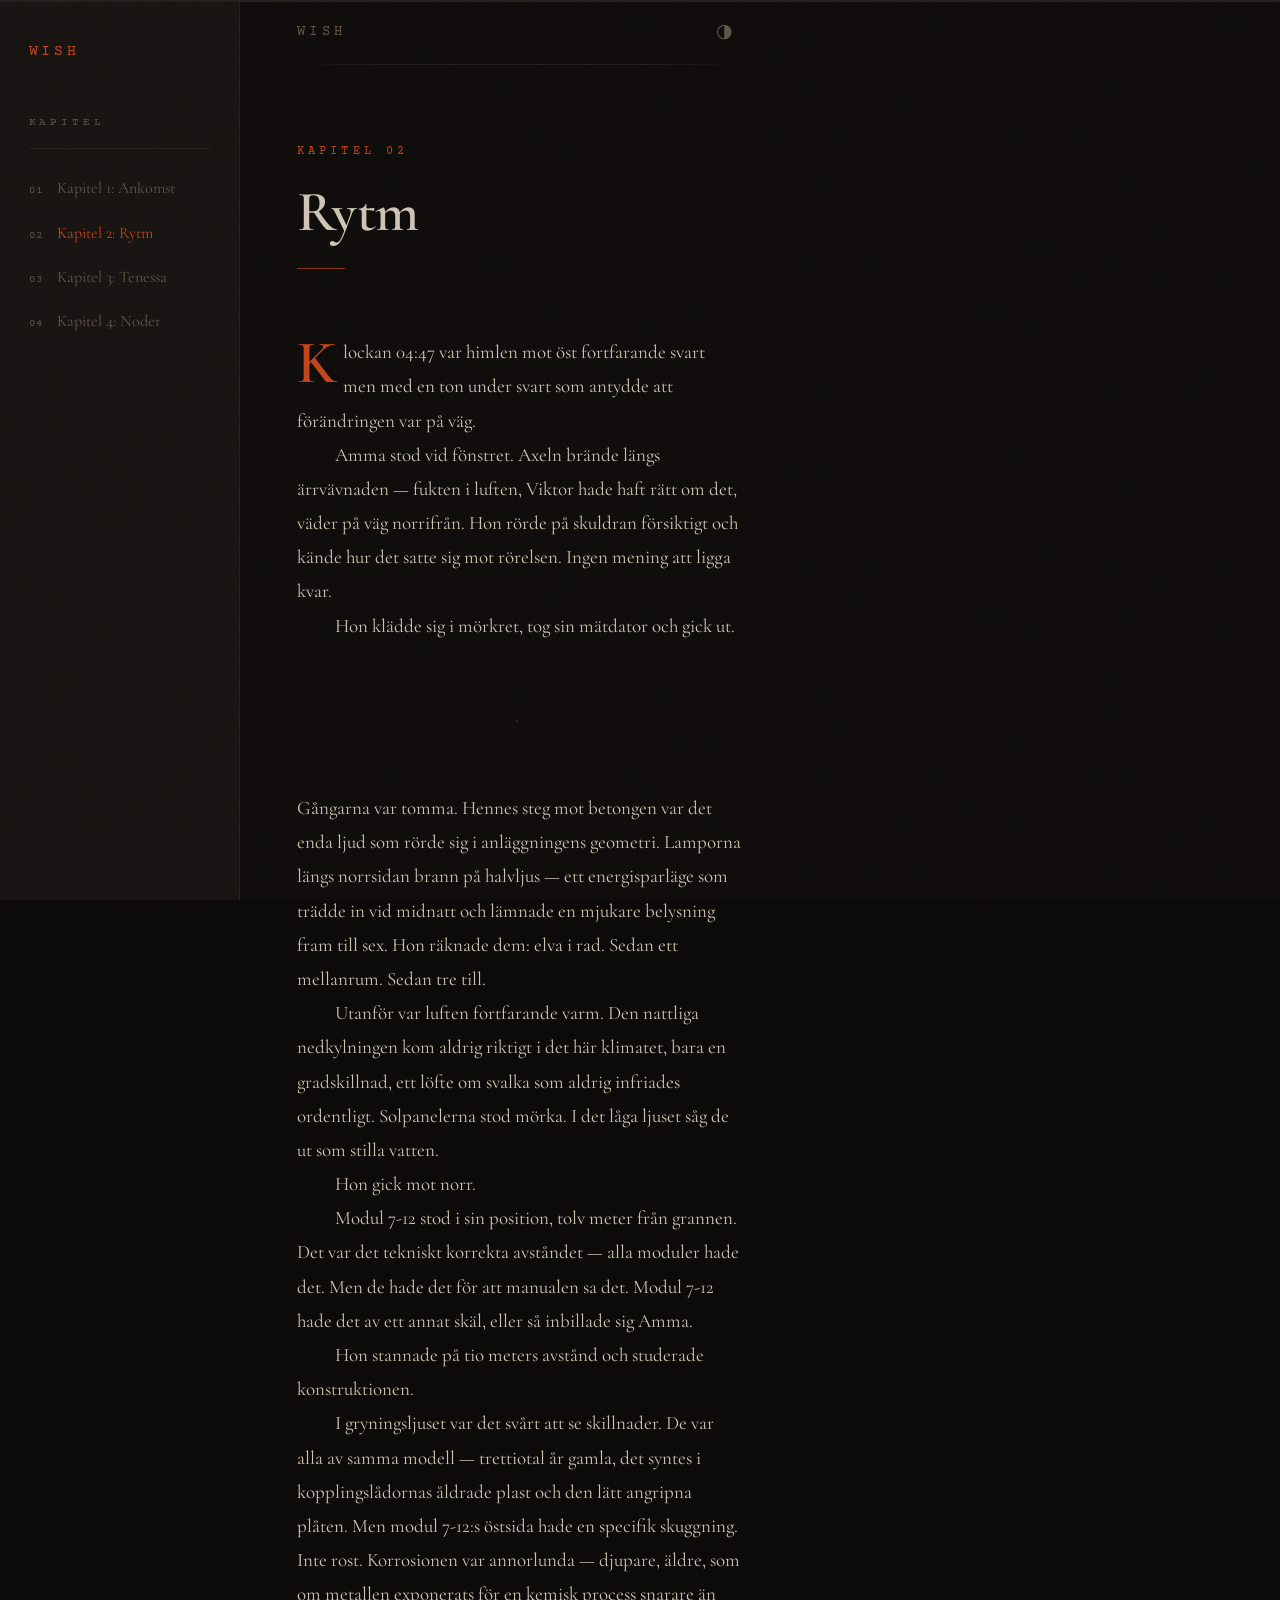
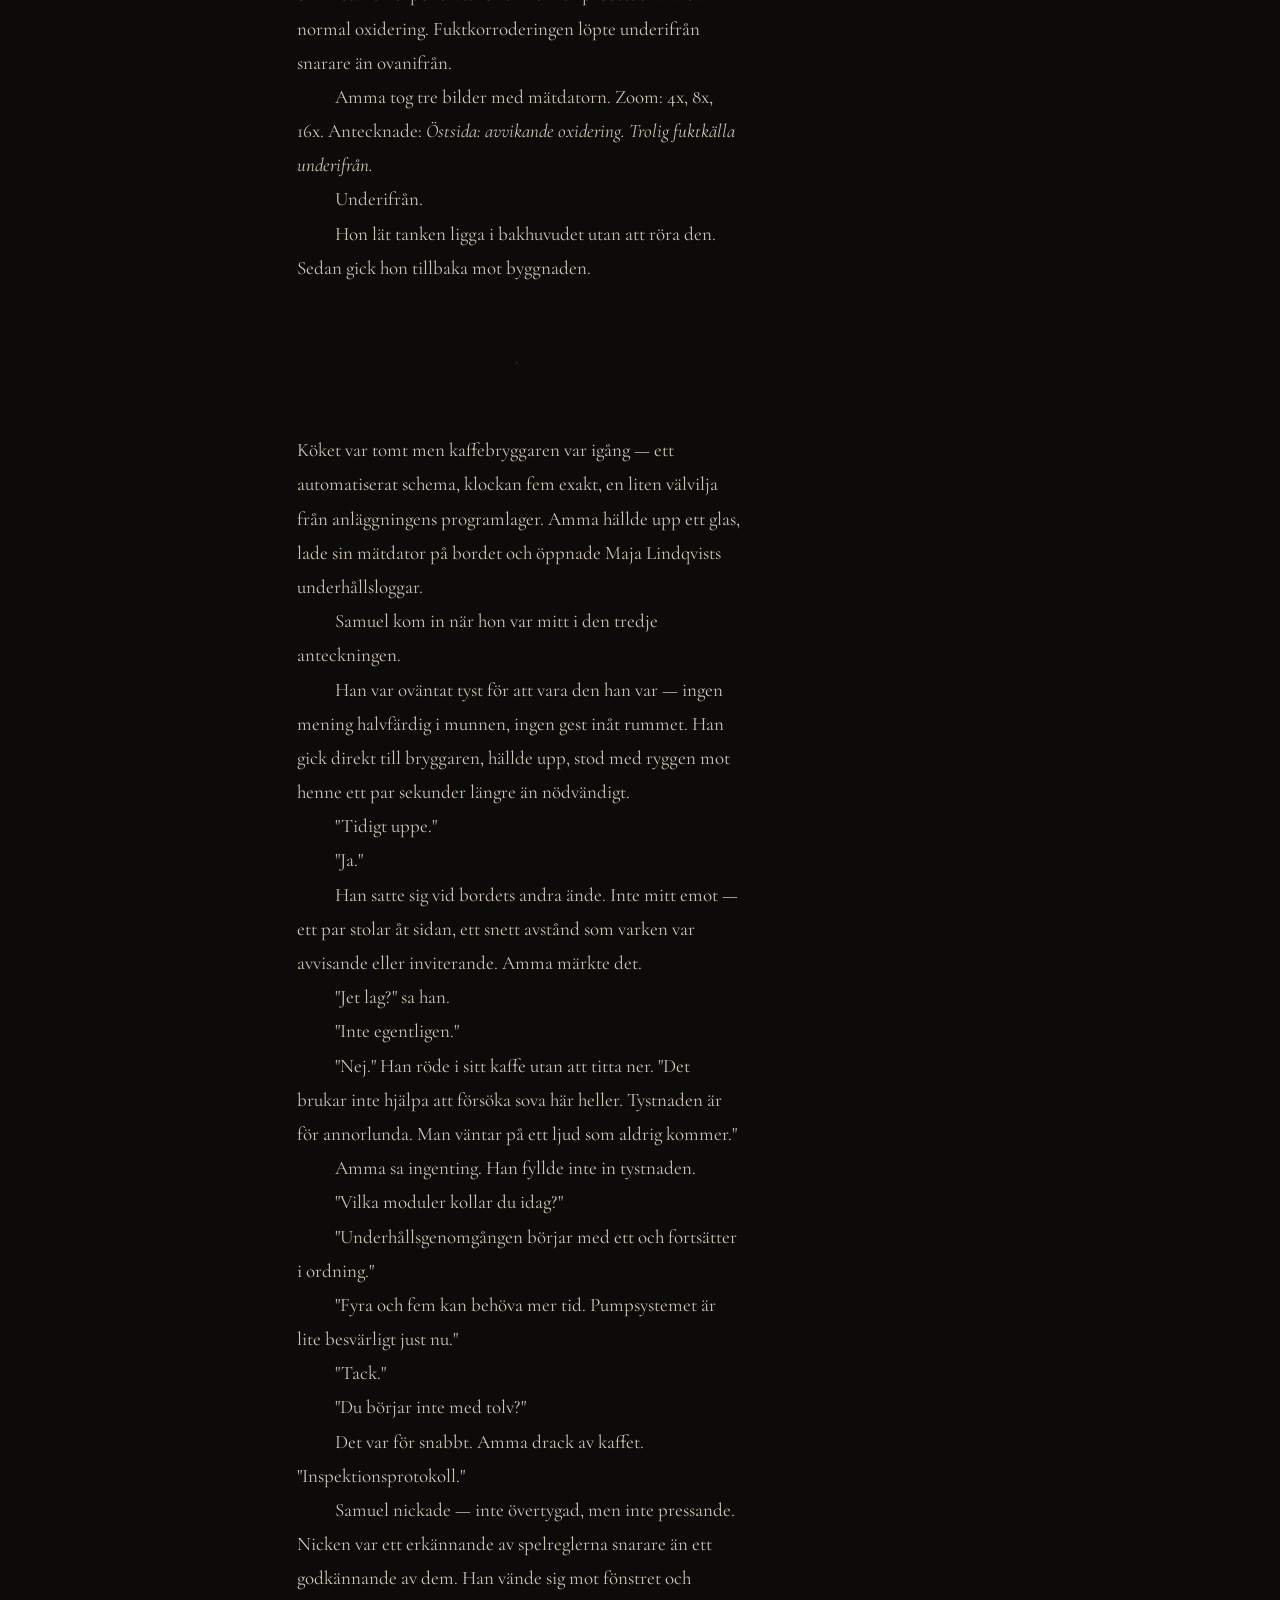
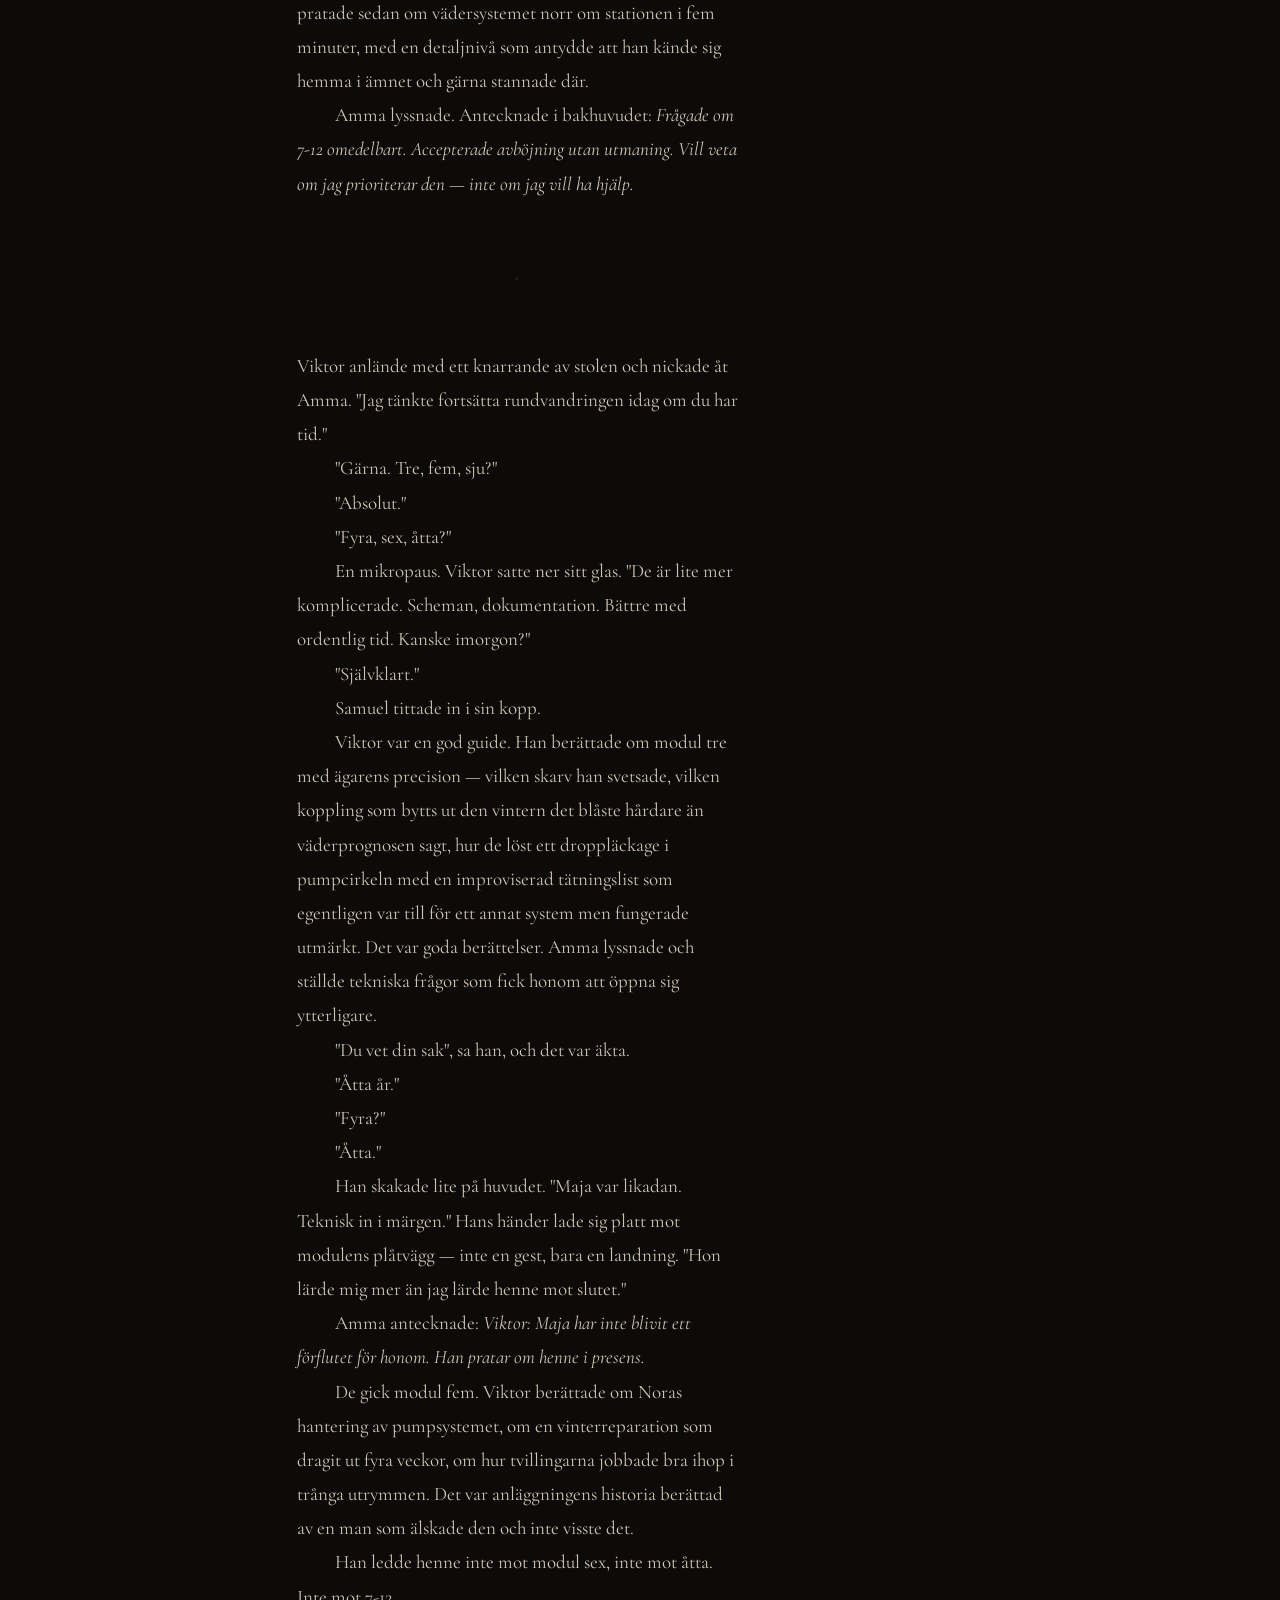
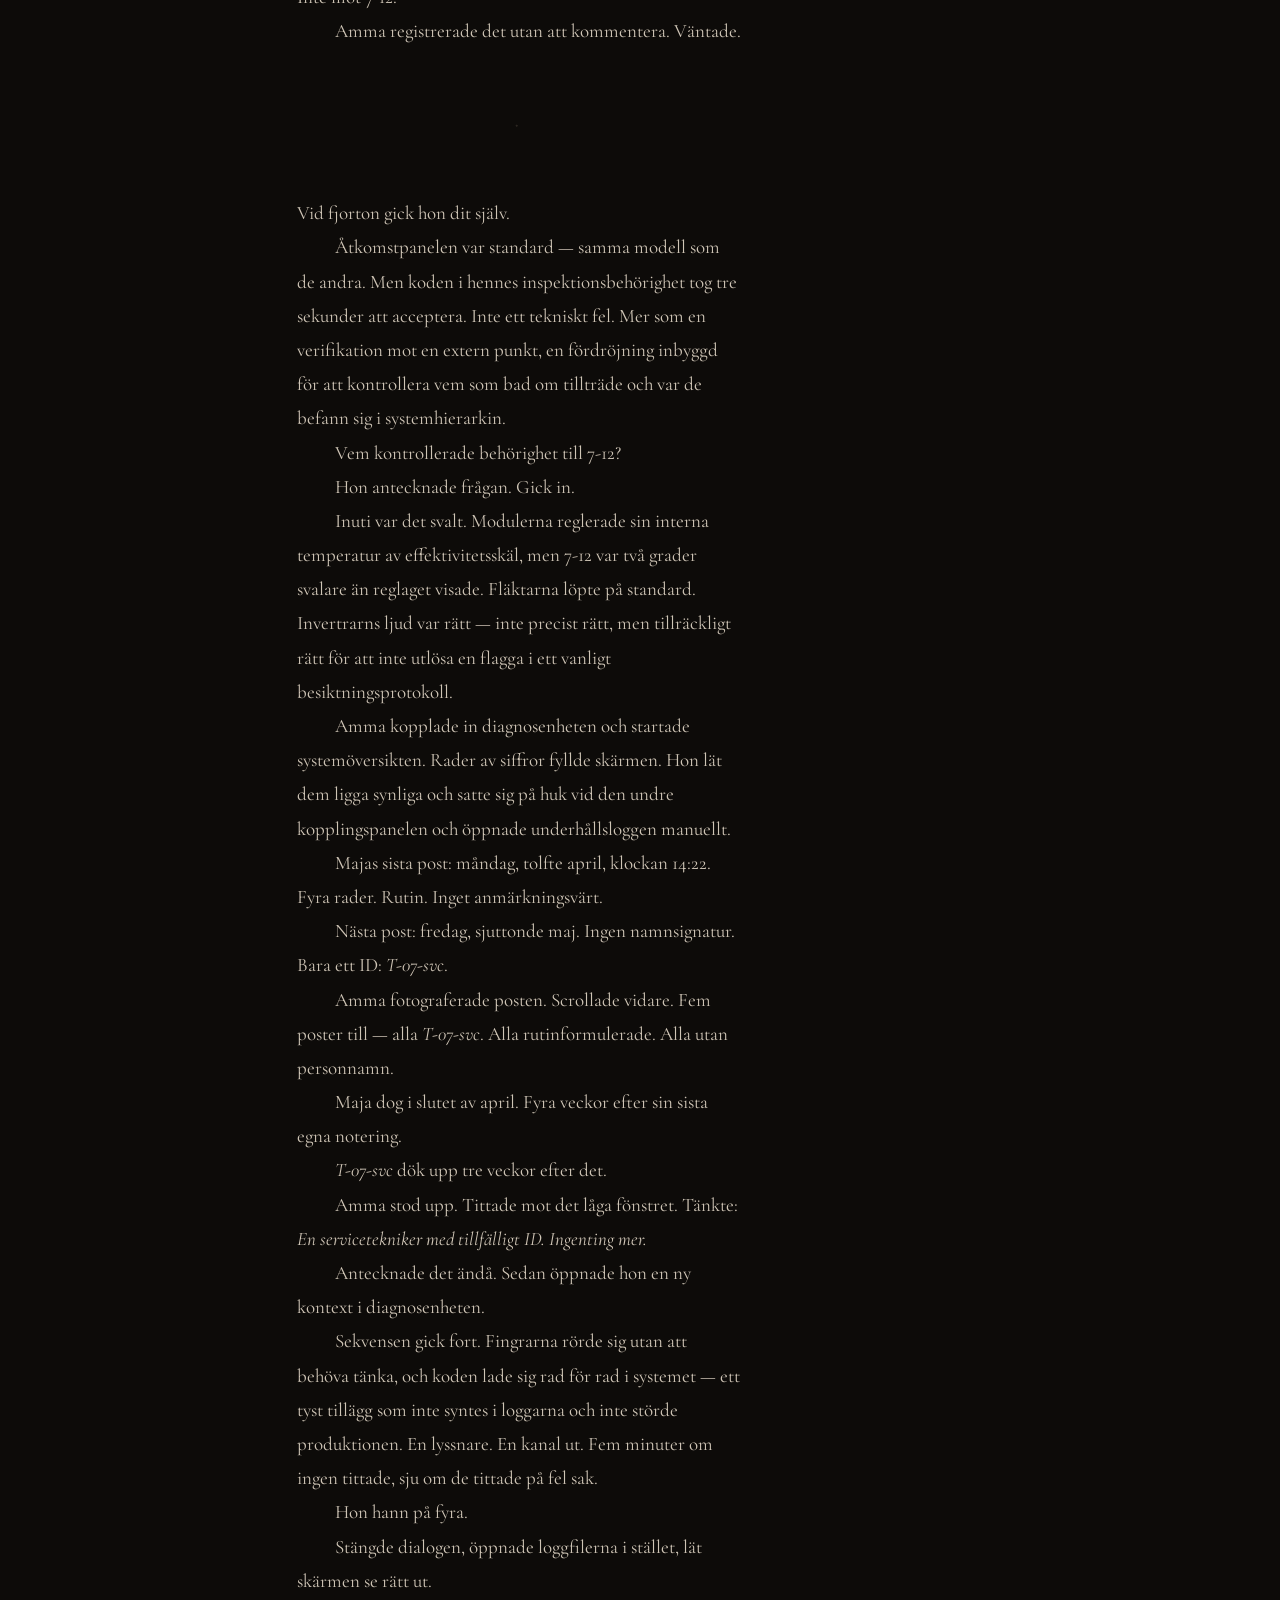
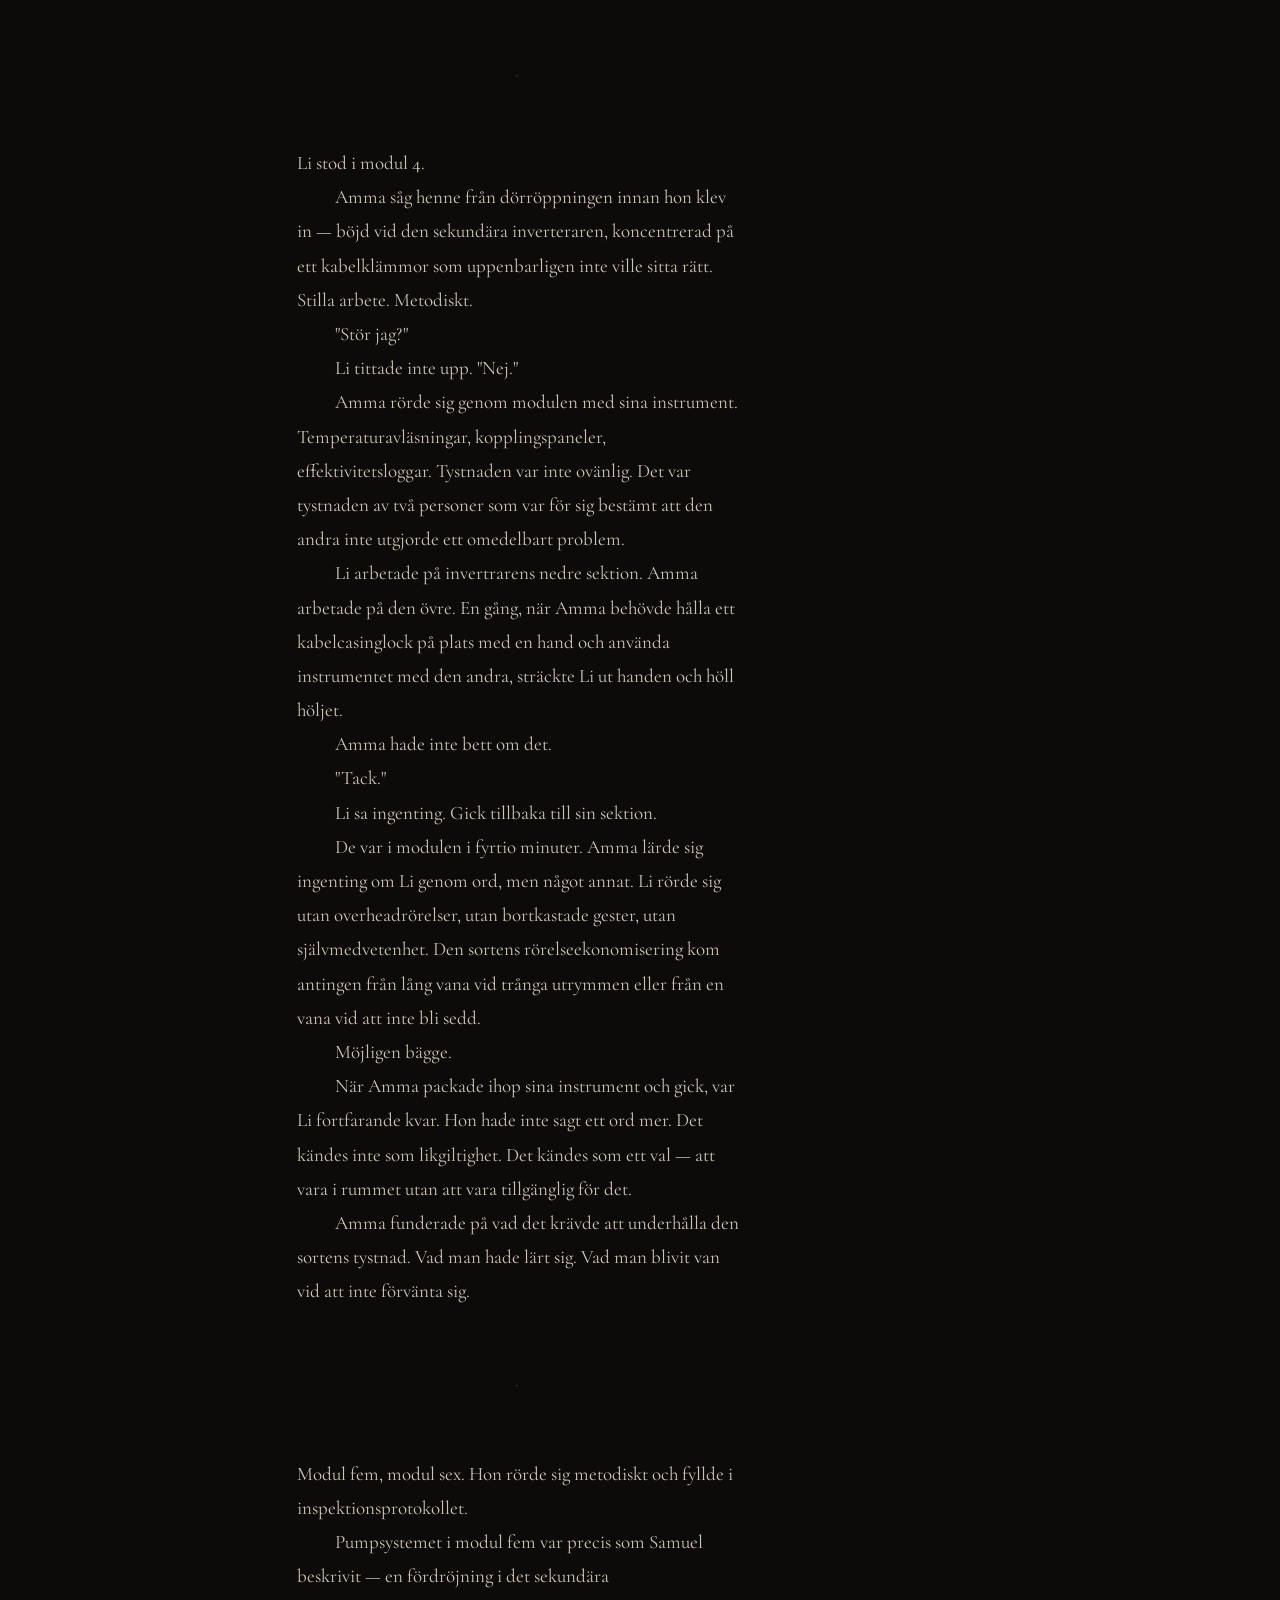
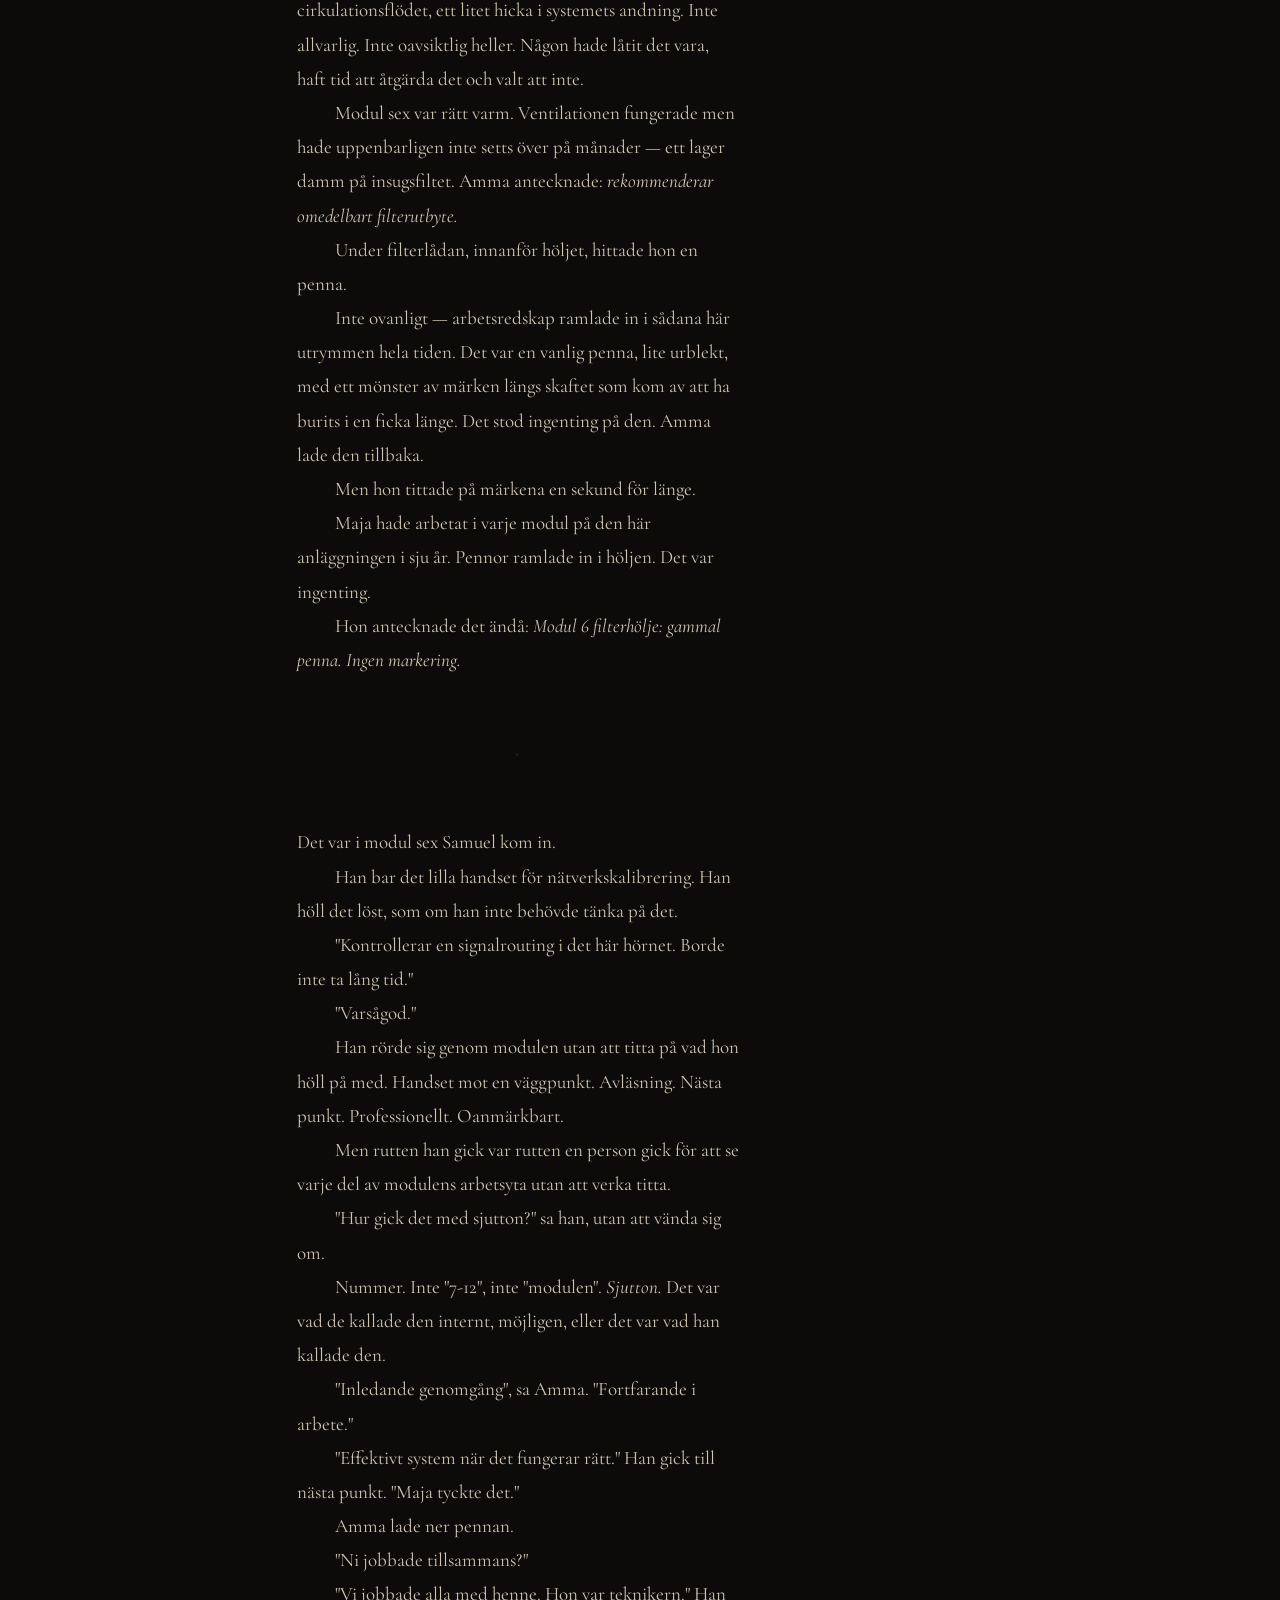
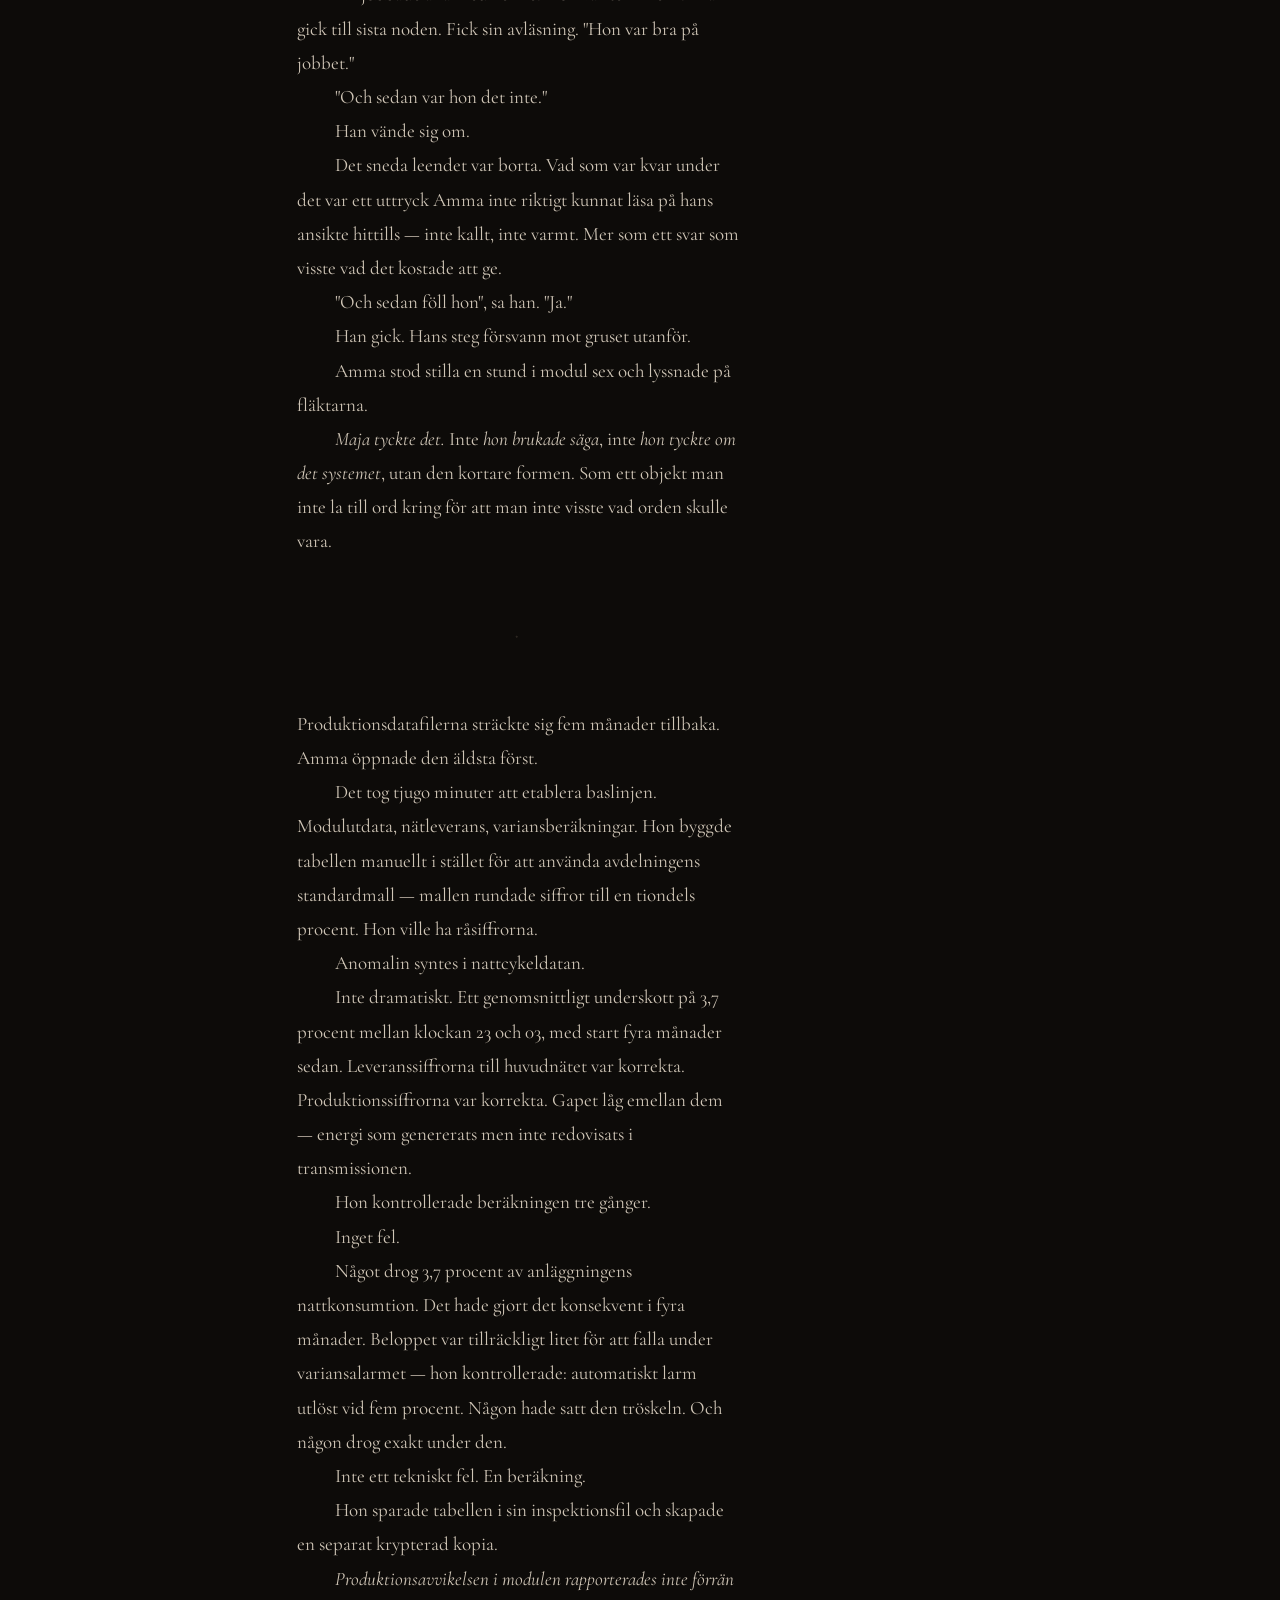
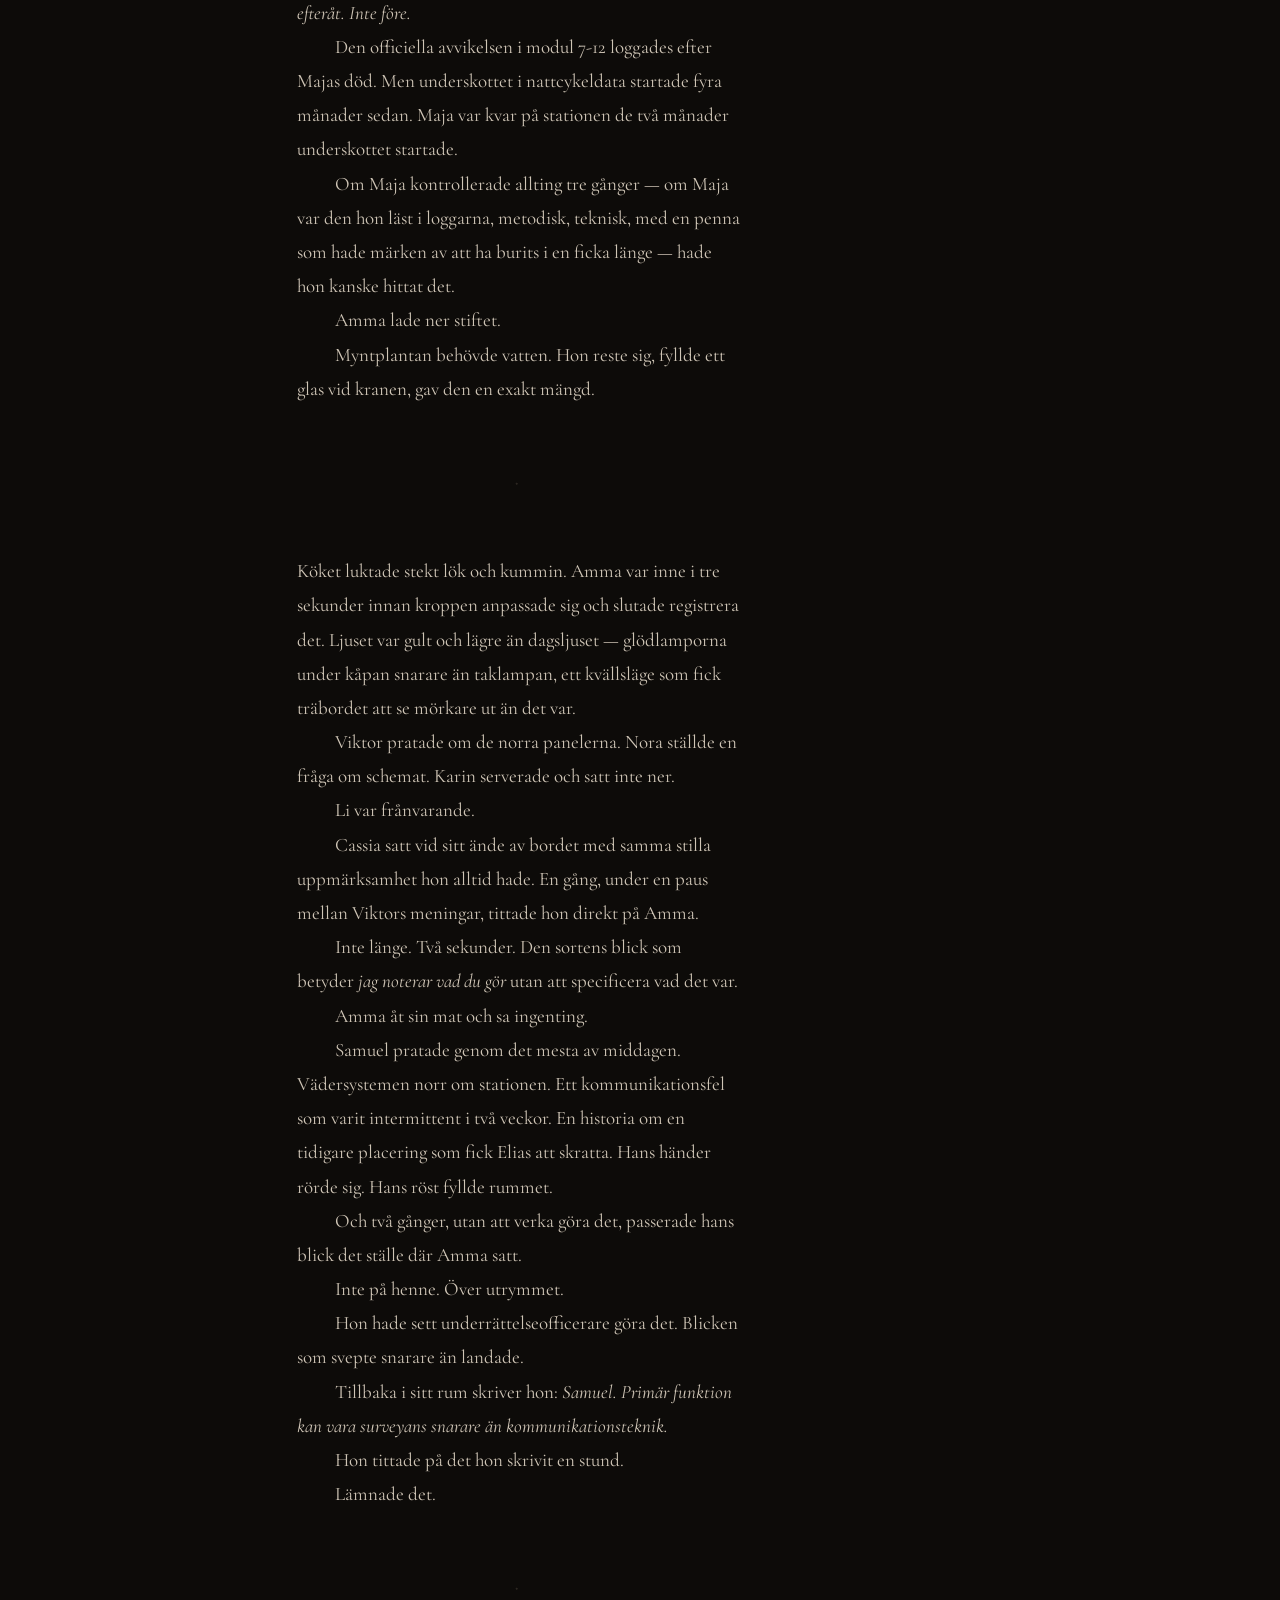
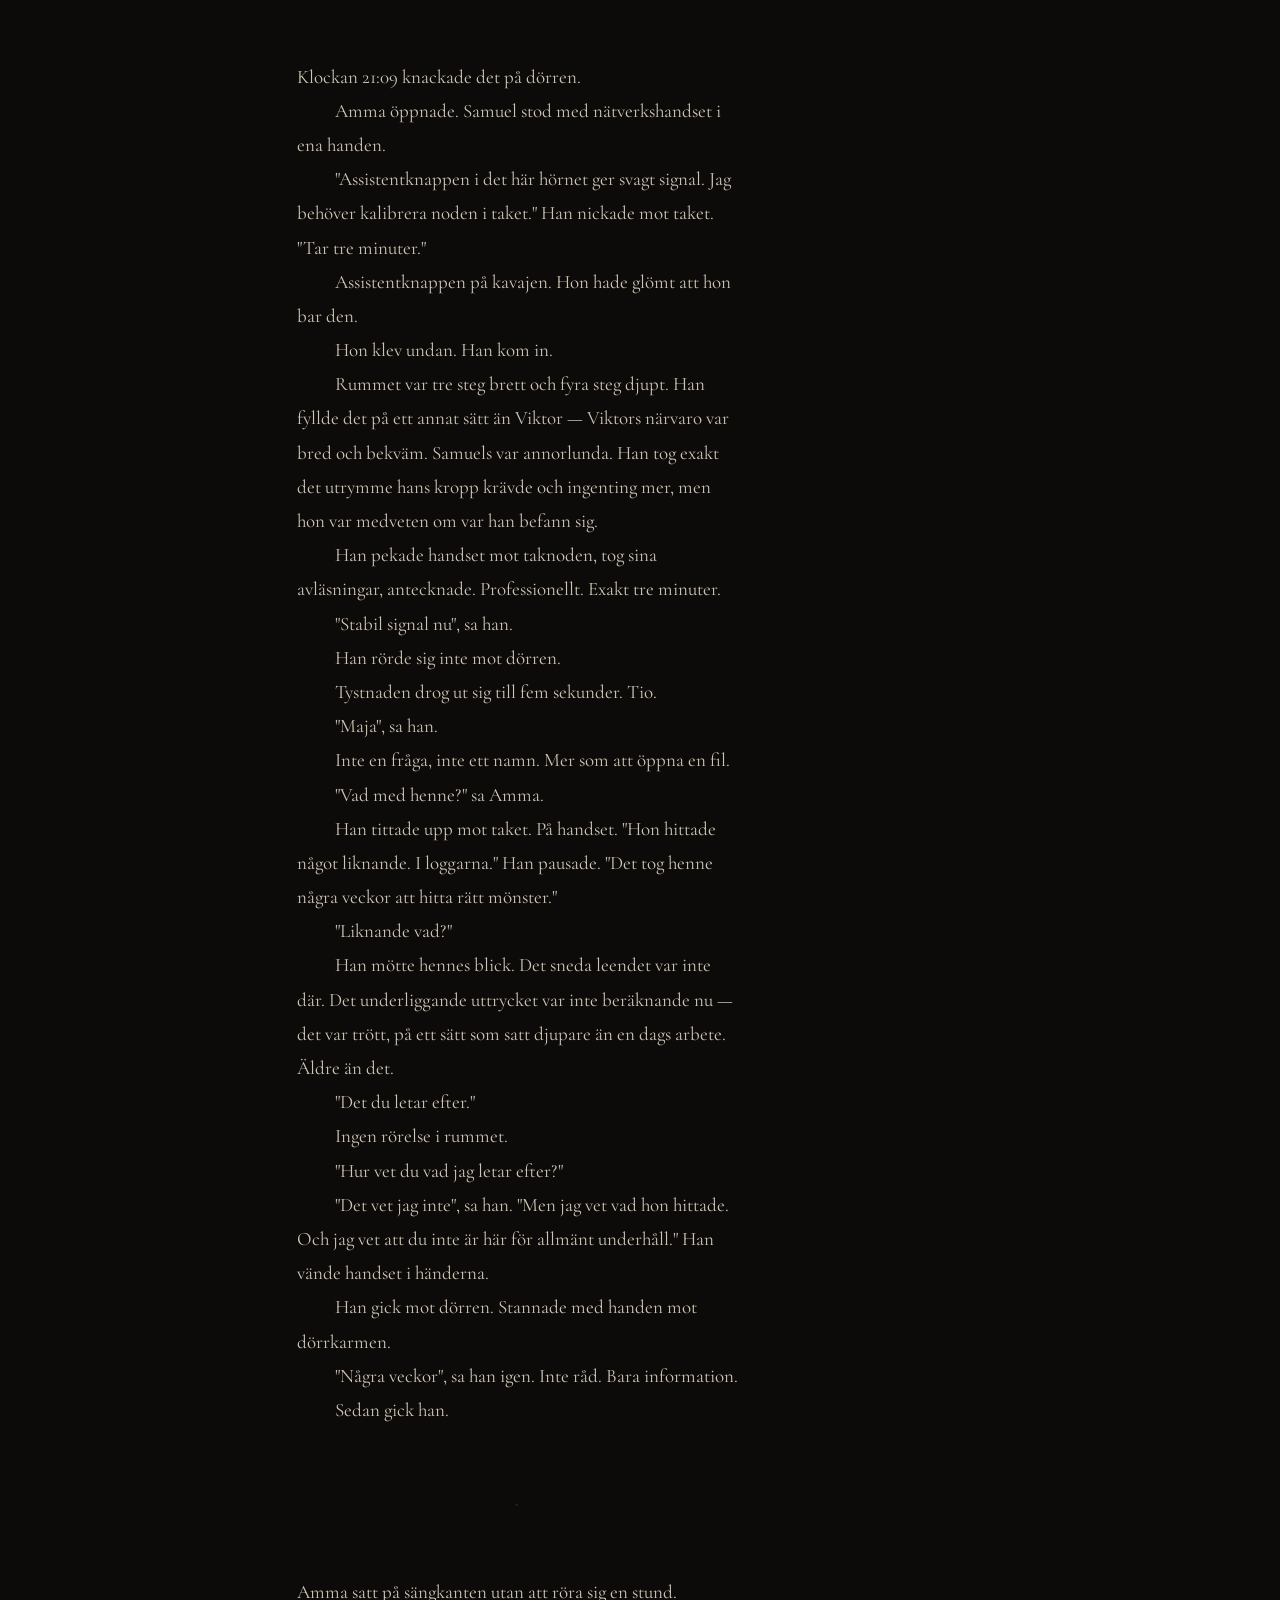
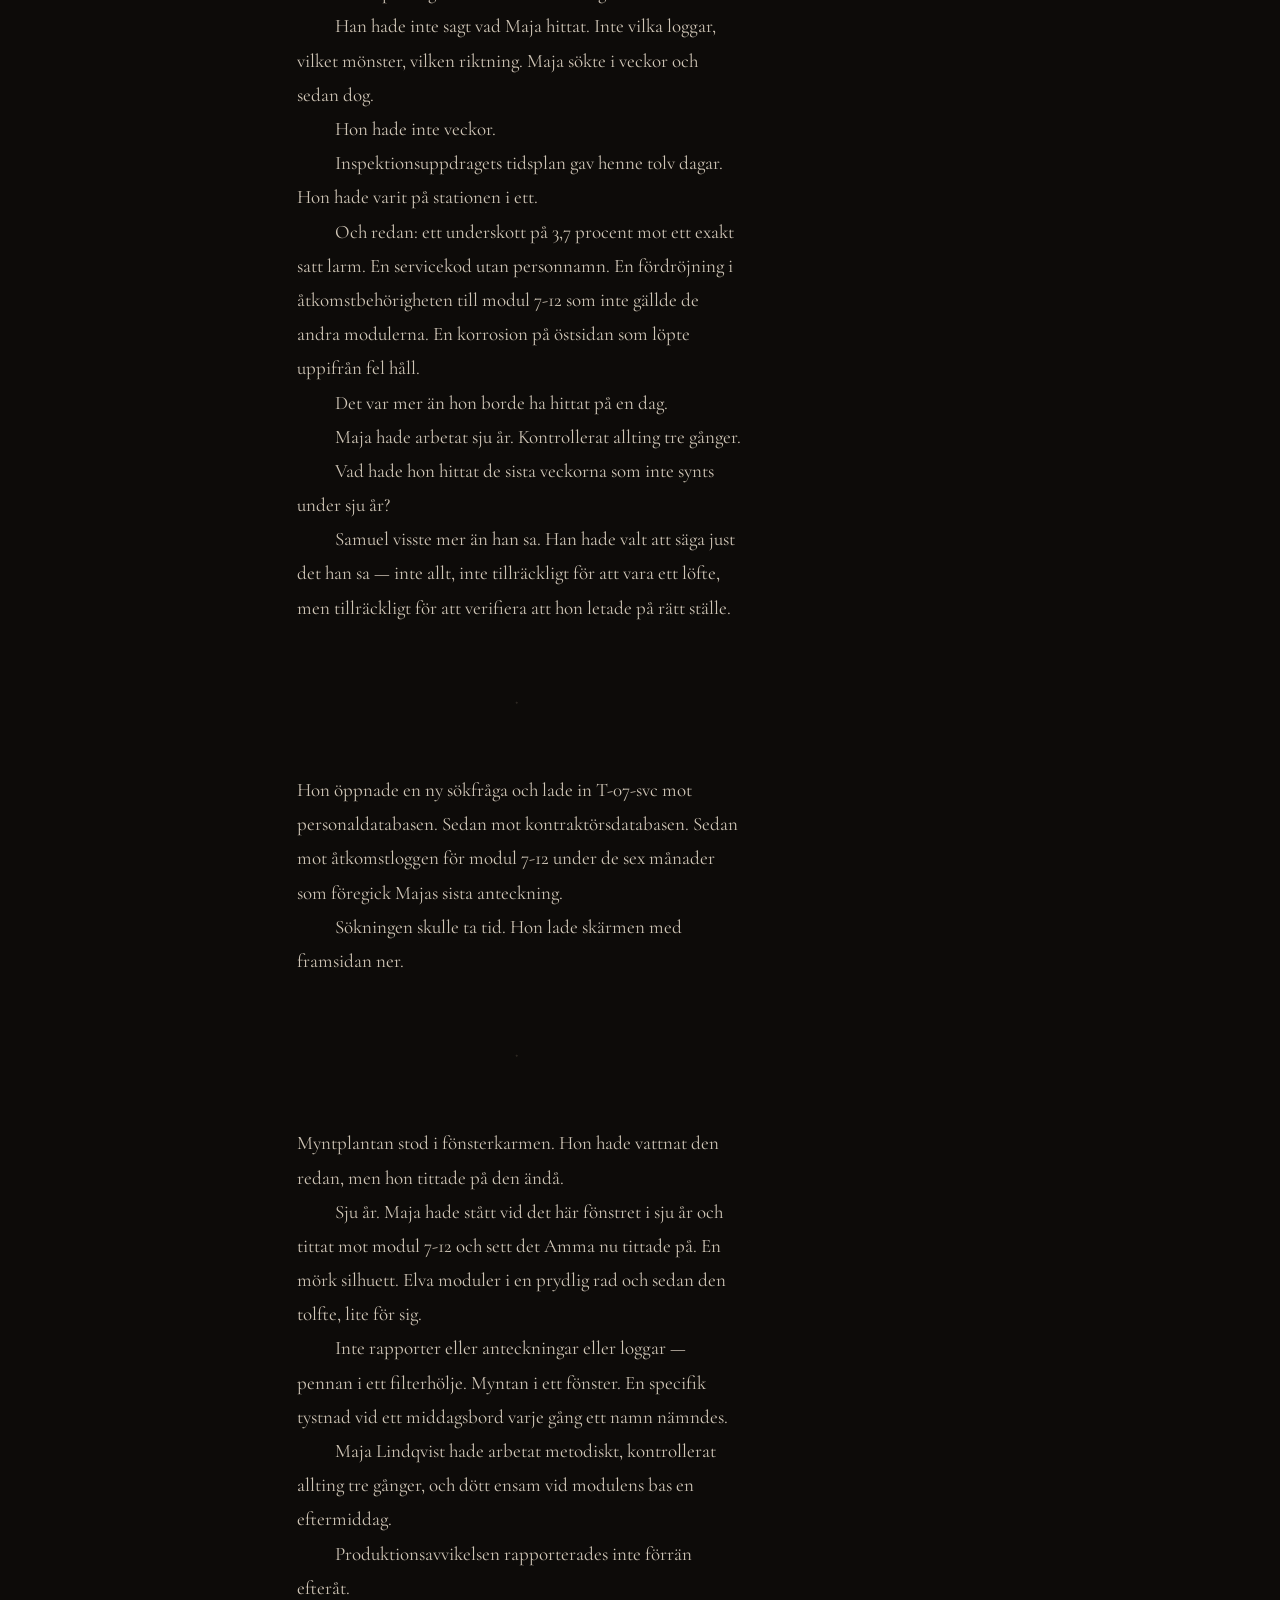
<file: docs/chapters/chapter-2.html>
<!DOCTYPE html>
<html lang="sv">
<head>
  <meta charset="UTF-8">
  <meta name="viewport" content="width=device-width, initial-scale=1.0">
  <title>Rytm — Wish</title>
  <link rel="preconnect" href="https://fonts.googleapis.com"><link rel="preconnect" href="https://fonts.gstatic.com" crossorigin><link href="https://fonts.googleapis.com/css2?family=Cormorant+Garamond:ital,wght@0,400;0,600;1,400&family=Courier+Prime&display=swap" rel="stylesheet">
  <link rel="stylesheet" href="../style.css">
</head>
<body>
  <div class="progress-bar" id="pb"></div>

  <nav class="sidebar" id="sidebar">
    <div class="sidebar-brand">
      <a href="../index.html">WISH</a>
      <button class="sidebar-close" onclick="toggleSidebar()" aria-label="Stäng meny">✕</button>
    </div>
    <div class="sidebar-label">Kapitel</div>
    <ol class="chapter-list">
      <li><a href="../chapters/chapter-1.html">Kapitel 1: Ankomst</a></li>
<li><a href="../chapters/chapter-2.html" class="active">Kapitel 2: Rytm</a></li>
<li><a href="../chapters/chapter-3.html">Kapitel 3: Tenessa</a></li>
<li><a href="../chapters/chapter-4.html">Kapitel 4: Noder</a></li>

    </ol>
  </nav>
  <div class="overlay" id="overlay" onclick="toggleSidebar()"></div>

  <div class="reader">
    <header class="top-bar">
      <button class="menu-btn" onclick="toggleSidebar()" aria-label="Öppna meny">☰</button>
      <a class="top-brand" href="../index.html">WISH</a>
      <button class="theme-btn" onclick="toggleTheme()" aria-label="Byt tema">◑</button>
    </header>

    <div class="chapter-header">
      <span class="chapter-kicker">Kapitel 02</span>
      <h1>Rytm</h1>
    </div>

    <article class="chapter-body">
      <p>
Klockan 04:47 var himlen mot öst fortfarande svart men med en ton under svart som antydde att förändringen var på väg.
</p>
<p>
Amma stod vid fönstret. Axeln brände längs ärrvävnaden — fukten i luften, Viktor hade haft rätt om det, väder på väg norrifrån. Hon rörde på skuldran försiktigt och kände hur det satte sig mot rörelsen. Ingen mening att ligga kvar.
</p>
<p>
Hon klädde sig i mörkret, tog sin mätdator och gick ut.
</p>
<hr>
<p>
Gångarna var tomma. Hennes steg mot betongen var det enda ljud som rörde sig i anläggningens geometri. Lamporna längs norrsidan brann på halvljus — ett energisparläge som trädde in vid midnatt och lämnade en mjukare belysning fram till sex. Hon räknade dem: elva i rad. Sedan ett mellanrum. Sedan tre till.
</p>
<p>
Utanför var luften fortfarande varm. Den nattliga nedkylningen kom aldrig riktigt i det här klimatet, bara en gradskillnad, ett löfte om svalka som aldrig infriades ordentligt. Solpanelerna stod mörka. I det låga ljuset såg de ut som stilla vatten.
</p>
<p>
Hon gick mot norr.
</p>
<p>
Modul 7-12 stod i sin position, tolv meter från grannen. Det var det tekniskt korrekta avståndet — alla moduler hade det. Men de hade det för att manualen sa det. Modul 7-12 hade det av ett annat skäl, eller så inbillade sig Amma.
</p>
<p>
Hon stannade på tio meters avstånd och studerade konstruktionen.
</p>
<p>
I gryningsljuset var det svårt att se skillnader. De var alla av samma modell — trettiotal år gamla, det syntes i kopplingslådornas åldrade plast och den lätt angripna plåten. Men modul 7-12:s östsida hade en specifik skuggning. Inte rost. Korrosionen var annorlunda — djupare, äldre, som om metallen exponerats för en kemisk process snarare än normal oxidering. Fuktkorroderingen löpte underifrån snarare än ovanifrån.
</p>
<p>
Amma tog tre bilder med mätdatorn. Zoom: 4x, 8x, 16x. Antecknade: <em>Östsida: avvikande oxidering. Trolig fuktkälla underifrån.</em>
</p>
<p>
Underifrån.
</p>
<p>
Hon lät tanken ligga i bakhuvudet utan att röra den. Sedan gick hon tillbaka mot byggnaden.
</p>
<hr>
<p>
Köket var tomt men kaffebryggaren var igång — ett automatiserat schema, klockan fem exakt, en liten välvilja från anläggningens programlager. Amma hällde upp ett glas, lade sin mätdator på bordet och öppnade Maja Lindqvists underhållsloggar.
</p>
<p>
Samuel kom in när hon var mitt i den tredje anteckningen.
</p>
<p>
Han var oväntat tyst för att vara den han var — ingen mening halvfärdig i munnen, ingen gest inåt rummet. Han gick direkt till bryggaren, hällde upp, stod med ryggen mot henne ett par sekunder längre än nödvändigt.
</p>
<p>
"Tidigt uppe."
</p>
<p>
"Ja."
</p>
<p>
Han satte sig vid bordets andra ände. Inte mitt emot — ett par stolar åt sidan, ett snett avstånd som varken var avvisande eller inviterande. Amma märkte det.
</p>
<p>
"Jet lag?" sa han.
</p>
<p>
"Inte egentligen."
</p>
<p>
"Nej." Han röde i sitt kaffe utan att titta ner. "Det brukar inte hjälpa att försöka sova här heller. Tystnaden är för annorlunda. Man väntar på ett ljud som aldrig kommer."
</p>
<p>
Amma sa ingenting. Han fyllde inte in tystnaden.
</p>
<p>
"Vilka moduler kollar du idag?"
</p>
<p>
"Underhållsgenomgången börjar med ett och fortsätter i ordning."
</p>
<p>
"Fyra och fem kan behöva mer tid. Pumpsystemet är lite besvärligt just nu."
</p>
<p>
"Tack."
</p>
<p>
"Du börjar inte med tolv?"
</p>
<p>
Det var för snabbt. Amma drack av kaffet. "Inspektionsprotokoll."
</p>
<p>
Samuel nickade — inte övertygad, men inte pressande. Nicken var ett erkännande av spelreglerna snarare än ett godkännande av dem. Han vände sig mot fönstret och pratade sedan om vädersystemet norr om stationen i fem minuter, med en detaljnivå som antydde att han kände sig hemma i ämnet och gärna stannade där.
</p>
<p>
Amma lyssnade. Antecknade i bakhuvudet: <em>Frågade om 7-12 omedelbart. Accepterade avböjning utan utmaning. Vill veta om jag prioriterar den — inte om jag vill ha hjälp.</em>
</p>
<hr>
<p>
Viktor anlände med ett knarrande av stolen och nickade åt Amma. "Jag tänkte fortsätta rundvandringen idag om du har tid."
</p>
<p>
"Gärna. Tre, fem, sju?"
</p>
<p>
"Absolut."
</p>
<p>
"Fyra, sex, åtta?"
</p>
<p>
En mikropaus. Viktor satte ner sitt glas. "De är lite mer komplicerade. Scheman, dokumentation. Bättre med ordentlig tid. Kanske imorgon?"
</p>
<p>
"Självklart."
</p>
<p>
Samuel tittade in i sin kopp.
</p>
<p>
Viktor var en god guide. Han berättade om modul tre med ägarens precision — vilken skarv han svetsade, vilken koppling som bytts ut den vintern det blåste hårdare än väderprognosen sagt, hur de löst ett droppläckage i pumpcirkeln med en improviserad tätningslist som egentligen var till för ett annat system men fungerade utmärkt. Det var goda berättelser. Amma lyssnade och ställde tekniska frågor som fick honom att öppna sig ytterligare.
</p>
<p>
"Du vet din sak", sa han, och det var äkta.
</p>
<p>
"Åtta år."
</p>
<p>
"Fyra?"
</p>
<p>
"Åtta."
</p>
<p>
Han skakade lite på huvudet. "Maja var likadan. Teknisk in i märgen." Hans händer lade sig platt mot modulens plåtvägg — inte en gest, bara en landning. "Hon lärde mig mer än jag lärde henne mot slutet."
</p>
<p>
Amma antecknade: <em>Viktor: Maja har inte blivit ett förflutet för honom. Han pratar om henne i presens.</em>
</p>
<p>
De gick modul fem. Viktor berättade om Noras hantering av pumpsystemet, om en vinterreparation som dragit ut fyra veckor, om hur tvillingarna jobbade bra ihop i trånga utrymmen. Det var anläggningens historia berättad av en man som älskade den och inte visste det.
</p>
<p>
Han ledde henne inte mot modul sex, inte mot åtta. Inte mot 7-12.
</p>
<p>
Amma registrerade det utan att kommentera. Väntade.
</p>
<hr>
<p>
Vid fjorton gick hon dit själv.
</p>
<p>
Åtkomstpanelen var standard — samma modell som de andra. Men koden i hennes inspektionsbehörighet tog tre sekunder att acceptera. Inte ett tekniskt fel. Mer som en verifikation mot en extern punkt, en fördröjning inbyggd för att kontrollera vem som bad om tillträde och var de befann sig i systemhierarkin.
</p>
<p>
Vem kontrollerade behörighet till 7-12?
</p>
<p>
Hon antecknade frågan. Gick in.
</p>
<p>
Inuti var det svalt. Modulerna reglerade sin interna temperatur av effektivitetsskäl, men 7-12 var två grader svalare än reglaget visade. Fläktarna löpte på standard. Invertrarns ljud var rätt — inte precist rätt, men tillräckligt rätt för att inte utlösa en flagga i ett vanligt besiktningsprotokoll.
</p>
<p>
Amma kopplade in diagnosenheten och startade systemöversikten. Rader av siffror fyllde skärmen. Hon lät dem ligga synliga och satte sig på huk vid den undre kopplingspanelen och öppnade underhållsloggen manuellt.
</p>
<p>
Majas sista post: måndag, tolfte april, klockan 14:22. Fyra rader. Rutin. Inget anmärkningsvärt.
</p>
<p>
Nästa post: fredag, sjuttonde maj. Ingen namnsignatur. Bara ett ID: <em>T-07-svc</em>.
</p>
<p>
Amma fotograferade posten. Scrollade vidare. Fem poster till — alla <em>T-07-svc</em>. Alla rutinformulerade. Alla utan personnamn.
</p>
<p>
Maja dog i slutet av april. Fyra veckor efter sin sista egna notering.
</p>
<p>
<em>T-07-svc</em> dök upp tre veckor efter det.
</p>
<p>
Amma stod upp. Tittade mot det låga fönstret. Tänkte: <em>En servicetekniker med tillfälligt ID. Ingenting mer.</em>
</p>
<p>
Antecknade det ändå. Sedan öppnade hon en ny kontext i diagnosenheten.
</p>
<p>
Sekvensen gick fort. Fingrarna rörde sig utan att behöva tänka, och koden lade sig rad för rad i systemet — ett tyst tillägg som inte syntes i loggarna och inte störde produktionen. En lyssnare. En kanal ut. Fem minuter om ingen tittade, sju om de tittade på fel sak.
</p>
<p>
Hon hann på fyra.
</p>
<p>
Stängde dialogen, öppnade loggfilerna i stället, lät skärmen se rätt ut.
</p>
<hr>
<p>
Li stod i modul 4.
</p>
<p>
Amma såg henne från dörröppningen innan hon klev in — böjd vid den sekundära inverteraren, koncentrerad på ett kabelklämmor som uppenbarligen inte ville sitta rätt. Stilla arbete. Metodiskt.
</p>
<p>
"Stör jag?"
</p>
<p>
Li tittade inte upp. "Nej."
</p>
<p>
Amma rörde sig genom modulen med sina instrument. Temperaturavläsningar, kopplingspaneler, effektivitetsloggar. Tystnaden var inte ovänlig. Det var tystnaden av två personer som var för sig bestämt att den andra inte utgjorde ett omedelbart problem.
</p>
<p>
Li arbetade på invertrarens nedre sektion. Amma arbetade på den övre. En gång, när Amma behövde hålla ett kabelcasinglock på plats med en hand och använda instrumentet med den andra, sträckte Li ut handen och höll höljet.
</p>
<p>
Amma hade inte bett om det.
</p>
<p>
"Tack."
</p>
<p>
Li sa ingenting. Gick tillbaka till sin sektion.
</p>
<p>
De var i modulen i fyrtio minuter. Amma lärde sig ingenting om Li genom ord, men något annat. Li rörde sig utan overheadrörelser, utan bortkastade gester, utan självmedvetenhet. Den sortens rörelseekonomisering kom antingen från lång vana vid trånga utrymmen eller från en vana vid att inte bli sedd.
</p>
<p>
Möjligen bägge.
</p>
<p>
När Amma packade ihop sina instrument och gick, var Li fortfarande kvar. Hon hade inte sagt ett ord mer. Det kändes inte som likgiltighet. Det kändes som ett val — att vara i rummet utan att vara tillgänglig för det.
</p>
<p>
Amma funderade på vad det krävde att underhålla den sortens tystnad. Vad man hade lärt sig. Vad man blivit van vid att inte förvänta sig.
</p>
<hr>
<p>
Modul fem, modul sex. Hon rörde sig metodiskt och fyllde i inspektionsprotokollet.
</p>
<p>
Pumpsystemet i modul fem var precis som Samuel beskrivit — en fördröjning i det sekundära cirkulationsflödet, ett litet hicka i systemets andning. Inte allvarlig. Inte oavsiktlig heller. Någon hade låtit det vara, haft tid att åtgärda det och valt att inte.
</p>
<p>
Modul sex var rätt varm. Ventilationen fungerade men hade uppenbarligen inte setts över på månader — ett lager damm på insugsfiltet. Amma antecknade: <em>rekommenderar omedelbart filterutbyte.</em>
</p>
<p>
Under filterlådan, innanför höljet, hittade hon en penna.
</p>
<p>
Inte ovanligt — arbetsredskap ramlade in i sådana här utrymmen hela tiden. Det var en vanlig penna, lite urblekt, med ett mönster av märken längs skaftet som kom av att ha burits i en ficka länge. Det stod ingenting på den. Amma lade den tillbaka.
</p>
<p>
Men hon tittade på märkena en sekund för länge.
</p>
<p>
Maja hade arbetat i varje modul på den här anläggningen i sju år. Pennor ramlade in i höljen. Det var ingenting.
</p>
<p>
Hon antecknade det ändå: <em>Modul 6 filterhölje: gammal penna. Ingen markering.</em>
</p>
<hr>
<p>
Det var i modul sex Samuel kom in.
</p>
<p>
Han bar det lilla handset för nätverkskalibrering. Han höll det löst, som om han inte behövde tänka på det.
</p>
<p>
"Kontrollerar en signalrouting i det här hörnet. Borde inte ta lång tid."
</p>
<p>
"Varsågod."
</p>
<p>
Han rörde sig genom modulen utan att titta på vad hon höll på med. Handset mot en väggpunkt. Avläsning. Nästa punkt. Professionellt. Oanmärkbart.
</p>
<p>
Men rutten han gick var rutten en person gick för att se varje del av modulens arbetsyta utan att verka titta.
</p>
<p>
"Hur gick det med sjutton?" sa han, utan att vända sig om.
</p>
<p>
Nummer. Inte "7-12", inte "modulen". <em>Sjutton.</em> Det var vad de kallade den internt, möjligen, eller det var vad han kallade den.
</p>
<p>
"Inledande genomgång", sa Amma. "Fortfarande i arbete."
</p>
<p>
"Effektivt system när det fungerar rätt." Han gick till nästa punkt. "Maja tyckte det."
</p>
<p>
Amma lade ner pennan.
</p>
<p>
"Ni jobbade tillsammans?"
</p>
<p>
"Vi jobbade alla med henne. Hon var teknikern." Han gick till sista noden. Fick sin avläsning. "Hon var bra på jobbet."
</p>
<p>
"Och sedan var hon det inte."
</p>
<p>
Han vände sig om.
</p>
<p>
Det sneda leendet var borta. Vad som var kvar under det var ett uttryck Amma inte riktigt kunnat läsa på hans ansikte hittills — inte kallt, inte varmt. Mer som ett svar som visste vad det kostade att ge.
</p>
<p>
"Och sedan föll hon", sa han. "Ja."
</p>
<p>
Han gick. Hans steg försvann mot gruset utanför.
</p>
<p>
Amma stod stilla en stund i modul sex och lyssnade på fläktarna.
</p>
<p>
<em>Maja tyckte det.</em> Inte <em>hon brukade säga</em>, inte <em>hon tyckte om det systemet</em>, utan den kortare formen. Som ett objekt man inte la till ord kring för att man inte visste vad orden skulle vara.
</p>
<hr>
<p>
Produktionsdatafilerna sträckte sig fem månader tillbaka. Amma öppnade den äldsta först.
</p>
<p>
Det tog tjugo minuter att etablera baslinjen. Modulutdata, nätleverans, variansberäkningar. Hon byggde tabellen manuellt i stället för att använda avdelningens standardmall — mallen rundade siffror till en tiondels procent. Hon ville ha råsiffrorna.
</p>
<p>
Anomalin syntes i nattcykeldatan.
</p>
<p>
Inte dramatiskt. Ett genomsnittligt underskott på 3,7 procent mellan klockan 23 och 03, med start fyra månader sedan. Leveranssiffrorna till huvudnätet var korrekta. Produktionssiffrorna var korrekta. Gapet låg emellan dem — energi som genererats men inte redovisats i transmissionen.
</p>
<p>
Hon kontrollerade beräkningen tre gånger.
</p>
<p>
Inget fel.
</p>
<p>
Något drog 3,7 procent av anläggningens nattkonsumtion. Det hade gjort det konsekvent i fyra månader. Beloppet var tillräckligt litet för att falla under variansalarmet — hon kontrollerade: automatiskt larm utlöst vid fem procent. Någon hade satt den tröskeln. Och någon drog exakt under den.
</p>
<p>
Inte ett tekniskt fel. En beräkning.
</p>
<p>
Hon sparade tabellen i sin inspektionsfil och skapade en separat krypterad kopia.
</p>
<p>
<em>Produktionsavvikelsen i modulen rapporterades inte förrän efteråt. Inte före.</em>
</p>
<p>
Den officiella avvikelsen i modul 7-12 loggades efter Majas död. Men underskottet i nattcykeldata startade fyra månader sedan. Maja var kvar på stationen de två månader underskottet startade.
</p>
<p>
Om Maja kontrollerade allting tre gånger — om Maja var den hon läst i loggarna, metodisk, teknisk, med en penna som hade märken av att ha burits i en ficka länge — hade hon kanske hittat det.
</p>
<p>
Amma lade ner stiftet.
</p>
<p>
Myntplantan behövde vatten. Hon reste sig, fyllde ett glas vid kranen, gav den en exakt mängd.
</p>
<hr>
<p>
Köket luktade stekt lök och kummin. Amma var inne i tre sekunder innan kroppen anpassade sig och slutade registrera det. Ljuset var gult och lägre än dagsljuset — glödlamporna under kåpan snarare än taklampan, ett kvällsläge som fick träbordet att se mörkare ut än det var.
</p>
<p>
Viktor pratade om de norra panelerna. Nora ställde en fråga om schemat. Karin serverade och satt inte ner.
</p>
<p>
Li var frånvarande.
</p>
<p>
Cassia satt vid sitt ände av bordet med samma stilla uppmärksamhet hon alltid hade. En gång, under en paus mellan Viktors meningar, tittade hon direkt på Amma.
</p>
<p>
Inte länge. Två sekunder. Den sortens blick som betyder <em>jag noterar vad du gör</em> utan att specificera vad det var.
</p>
<p>
Amma åt sin mat och sa ingenting.
</p>
<p>
Samuel pratade genom det mesta av middagen. Vädersystemen norr om stationen. Ett kommunikationsfel som varit intermittent i två veckor. En historia om en tidigare placering som fick Elias att skratta. Hans händer rörde sig. Hans röst fyllde rummet.
</p>
<p>
Och två gånger, utan att verka göra det, passerade hans blick det ställe där Amma satt.
</p>
<p>
Inte på henne. Över utrymmet.
</p>
<p>
Hon hade sett underrättelseofficerare göra det. Blicken som svepte snarare än landade.
</p>
<p>
Tillbaka i sitt rum skriver hon: <em>Samuel. Primär funktion kan vara surveyans snarare än kommunikationsteknik.</em>
</p>
<p>
Hon tittade på det hon skrivit en stund.
</p>
<p>
Lämnade det.
</p>
<hr>
<p>
Klockan 21:09 knackade det på dörren.
</p>
<p>
Amma öppnade. Samuel stod med nätverkshandset i ena handen.
</p>
<p>
"Assistentknappen i det här hörnet ger svagt signal. Jag behöver kalibrera noden i taket." Han nickade mot taket. "Tar tre minuter."
</p>
<p>
Assistentknappen på kavajen. Hon hade glömt att hon bar den.
</p>
<p>
Hon klev undan. Han kom in.
</p>
<p>
Rummet var tre steg brett och fyra steg djupt. Han fyllde det på ett annat sätt än Viktor — Viktors närvaro var bred och bekväm. Samuels var annorlunda. Han tog exakt det utrymme hans kropp krävde och ingenting mer, men hon var medveten om var han befann sig.
</p>
<p>
Han pekade handset mot taknoden, tog sina avläsningar, antecknade. Professionellt. Exakt tre minuter.
</p>
<p>
"Stabil signal nu", sa han.
</p>
<p>
Han rörde sig inte mot dörren.
</p>
<p>
Tystnaden drog ut sig till fem sekunder. Tio.
</p>
<p>
"Maja", sa han.
</p>
<p>
Inte en fråga, inte ett namn. Mer som att öppna en fil.
</p>
<p>
"Vad med henne?" sa Amma.
</p>
<p>
Han tittade upp mot taket. På handset. "Hon hittade något liknande. I loggarna." Han pausade. "Det tog henne några veckor att hitta rätt mönster."
</p>
<p>
"Liknande vad?"
</p>
<p>
Han mötte hennes blick. Det sneda leendet var inte där. Det underliggande uttrycket var inte beräknande nu — det var trött, på ett sätt som satt djupare än en dags arbete. Äldre än det.
</p>
<p>
"Det du letar efter."
</p>
<p>
Ingen rörelse i rummet.
</p>
<p>
"Hur vet du vad jag letar efter?"
</p>
<p>
"Det vet jag inte", sa han. "Men jag vet vad hon hittade. Och jag vet att du inte är här för allmänt underhåll." Han vände handset i händerna.
</p>
<p>
Han gick mot dörren. Stannade med handen mot dörrkarmen.
</p>
<p>
"Några veckor", sa han igen. Inte råd. Bara information.
</p>
<p>
Sedan gick han.
</p>
<hr>
<p>
Amma satt på sängkanten utan att röra sig en stund.
</p>
<p>
Han hade inte sagt vad Maja hittat. Inte vilka loggar, vilket mönster, vilken riktning. Maja sökte i veckor och sedan dog.
</p>
<p>
Hon hade inte veckor.
</p>
<p>
Inspektionsuppdragets tidsplan gav henne tolv dagar. Hon hade varit på stationen i ett.
</p>
<p>
Och redan: ett underskott på 3,7 procent mot ett exakt satt larm. En servicekod utan personnamn. En fördröjning i åtkomstbehörigheten till modul 7-12 som inte gällde de andra modulerna. En korrosion på östsidan som löpte uppifrån fel håll.
</p>
<p>
Det var mer än hon borde ha hittat på en dag.
</p>
<p>
Maja hade arbetat sju år. Kontrollerat allting tre gånger.
</p>
<p>
Vad hade hon hittat de sista veckorna som inte synts under sju år?
</p>
<p>
Samuel visste mer än han sa. Han hade valt att säga just det han sa — inte allt, inte tillräckligt för att vara ett löfte, men tillräckligt för att verifiera att hon letade på rätt ställe.
</p>
<hr>
<p>
Hon öppnade en ny sökfråga och lade in T-07-svc mot personaldatabasen. Sedan mot kontraktörsdatabasen. Sedan mot åtkomstloggen för modul 7-12 under de sex månader som föregick Majas sista anteckning.
</p>
<p>
Sökningen skulle ta tid. Hon lade skärmen med framsidan ner.
</p>
<hr>
<p>
Myntplantan stod i fönsterkarmen. Hon hade vattnat den redan, men hon tittade på den ändå.
</p>
<p>
Sju år. Maja hade stått vid det här fönstret i sju år och tittat mot modul 7-12 och sett det Amma nu tittade på. En mörk silhuett. Elva moduler i en prydlig rad och sedan den tolfte, lite för sig.
</p>
<p>
Inte rapporter eller anteckningar eller loggar — pennan i ett filterhölje. Myntan i ett fönster. En specifik tystnad vid ett middagsbord varje gång ett namn nämndes.
</p>
<p>
Maja Lindqvist hade arbetat metodiskt, kontrollerat allting tre gånger, och dött ensam vid modulens bas en eftermiddag.
</p>
<p>
Produktionsavvikelsen rapporterades inte förrän efteråt.
</p>
<p>
<em>T-07-svc</em> dök upp tre veckor efter det.
</p>
<hr>
<p>
Sökavisningen kom klockan 23:41.
</p>
<p>
<em>T-07-svc: Identitet inte funnen i personaldatabasen. Identitet inte funnen i kontraktörsdatabasen. Åtkomstlogg modul 7-12: 14 registrerade inloggningar under period 1 maj–12 november. Auktorisationslänk: driftsledning, direktörnivå.</em>
</p>
<p>
Hon läste det två gånger.
</p>
<p>
Direktörnivå. Inte stationen. Inte underhållsteamet. Inte en kontraktör med ett tillfälligt märke.
</p>
<p>
Auktorisation från den operativa ledningen. Från något ovanför Cassia.
</p>
<p>
Amma lade ner skärmen och lade sig på rygg.
</p>
<p>
<em>Kom till mig. Innan du lämnar in rapporten.</em>
</p>
<p>
Det var vad Cassia sagt den första kvällen. Men om auktorisationen till T-07-svc kom från direktörsnivå, ovanför Cassia — var det möjligt att Cassia inte visste om det? Var det möjligt att Cassia visste exakt och ville kontrollera när och hur informationen spreds?
</p>
<p>
Bägge var möjliga. Amma la inte till ett svar. Hon la till frågan.
</p>
<p>
Det var skillnaden.
</p>
<hr>
<p>
Takplankor: sexton. Sexton igen.
</p>
<p>
Utanför fönstret var modul 7-12 mörk mot stjärnorna, samma silhuett som de föregående nätterna. Inget ljus. Ingen rörelse. Inget som syntes.
</p>
<p>
Men 3,7 procent av anläggningens energiproduktion försvann varje natt, konsekvent, exakt under det automatiska larmets gräns.
</p>
<p>
Det hade försvunnit förra natten.
</p>
<p>
Det försvann den här natten.
</p>
<p>
Det hade försvunnit den natten Maja stod vid det här fönstret och tittade dit och sög in doften av mynta och kontrollerade allting en sista gång.
</p>
<p>
Sömnen kom inte.
</p>
    </article>

    <div class="chapter-footer">
      <a class="nav-btn" href="chapter-1.html">← Föregående</a>
      <a class="nav-btn home-btn" href="../index.html">Alla kapitel</a>
      <a class="nav-btn" href="chapter-3.html">Nästa →</a>
    </div>
  </div>

  <script>
    // Reading progress
    (function() {
      const pb = document.getElementById('pb');
      function update() {
        const el = document.documentElement;
        const pct = el.scrollTop / (el.scrollHeight - el.clientHeight) * 100;
        pb.style.setProperty('--progress', pct.toFixed(1) + '%');
      }
      window.addEventListener('scroll', update, { passive: true });
      update();
    })();

    function toggleSidebar() {
      document.getElementById('sidebar').classList.toggle('open');
      document.getElementById('overlay').classList.toggle('open');
    }
    function toggleTheme() {
      const d = document.documentElement;
      const next = d.getAttribute('data-theme') === 'light' ? 'dark' : 'light';
      d.setAttribute('data-theme', next);
      localStorage.setItem('theme', next);
    }
    (function() {
      const saved = localStorage.getItem('theme') || 'dark';
      document.documentElement.setAttribute('data-theme', saved);
    })();
  </script>
</body>
</html>
</file>
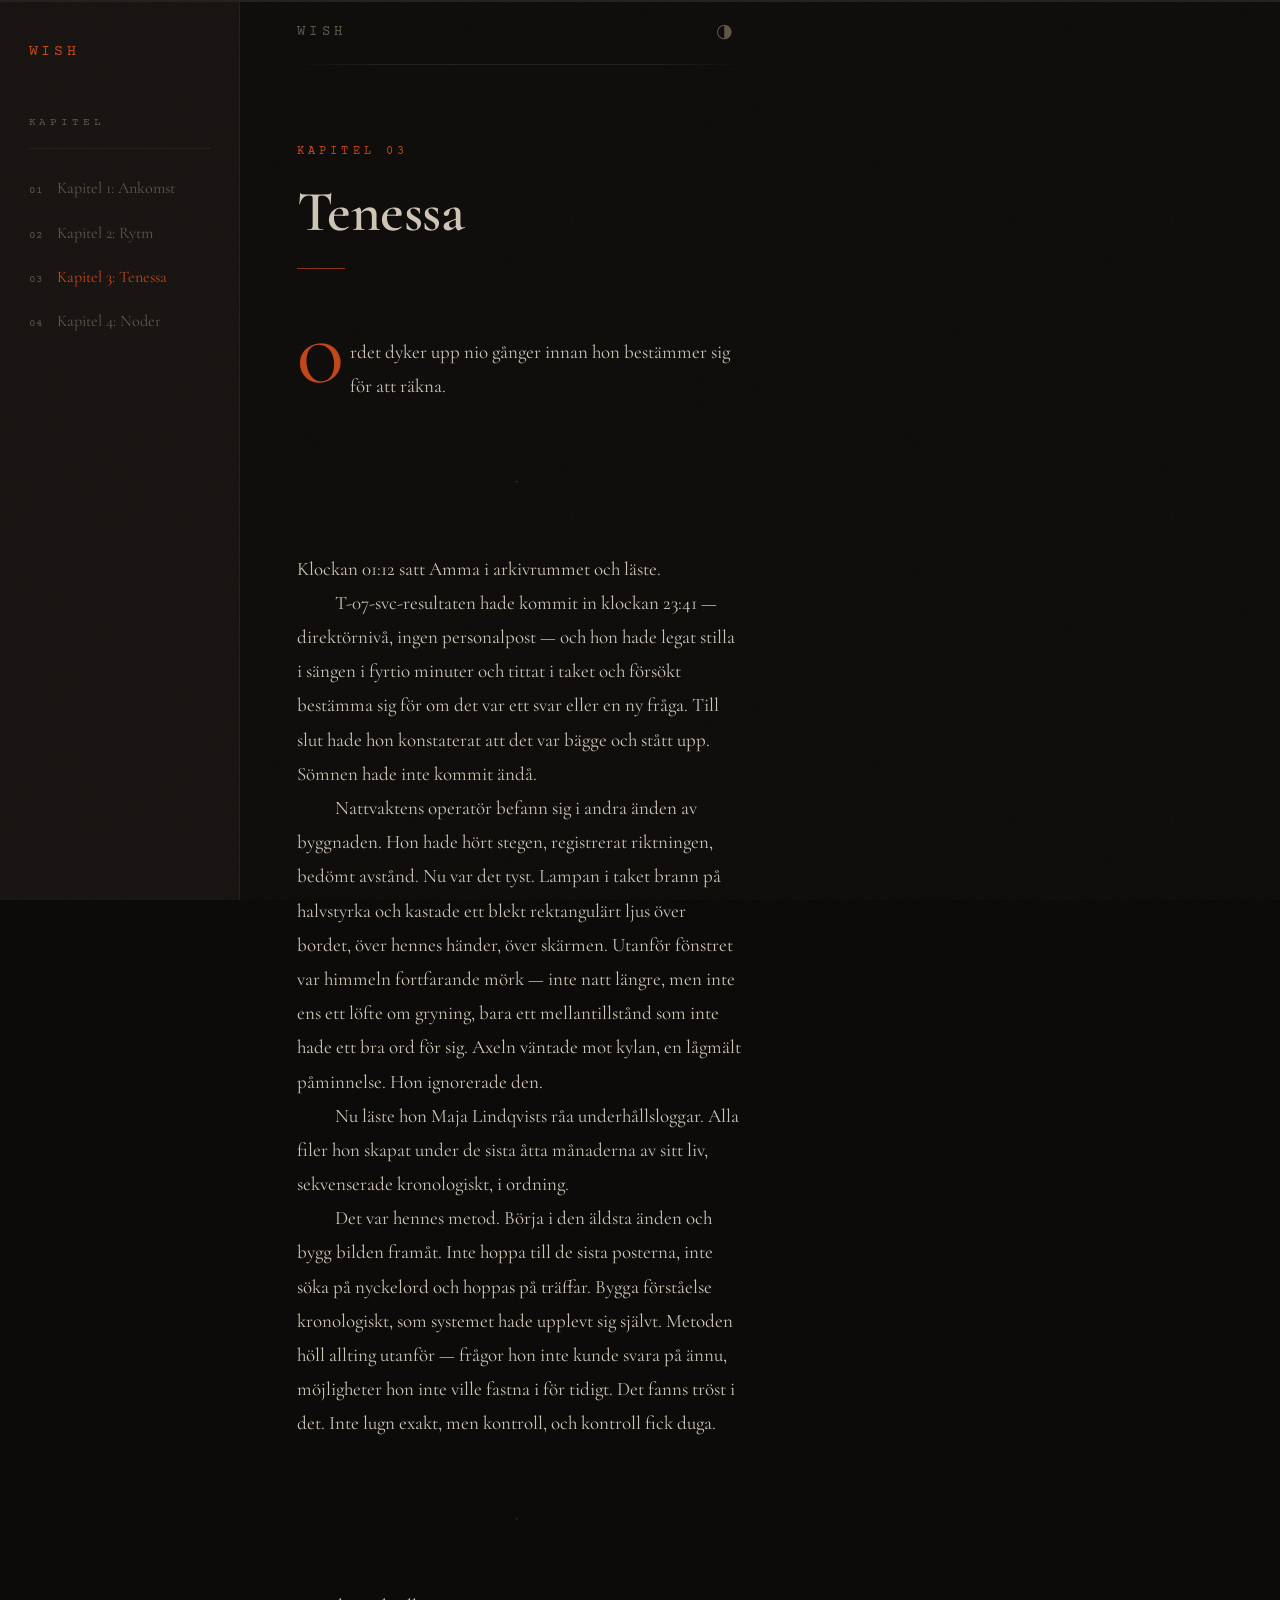
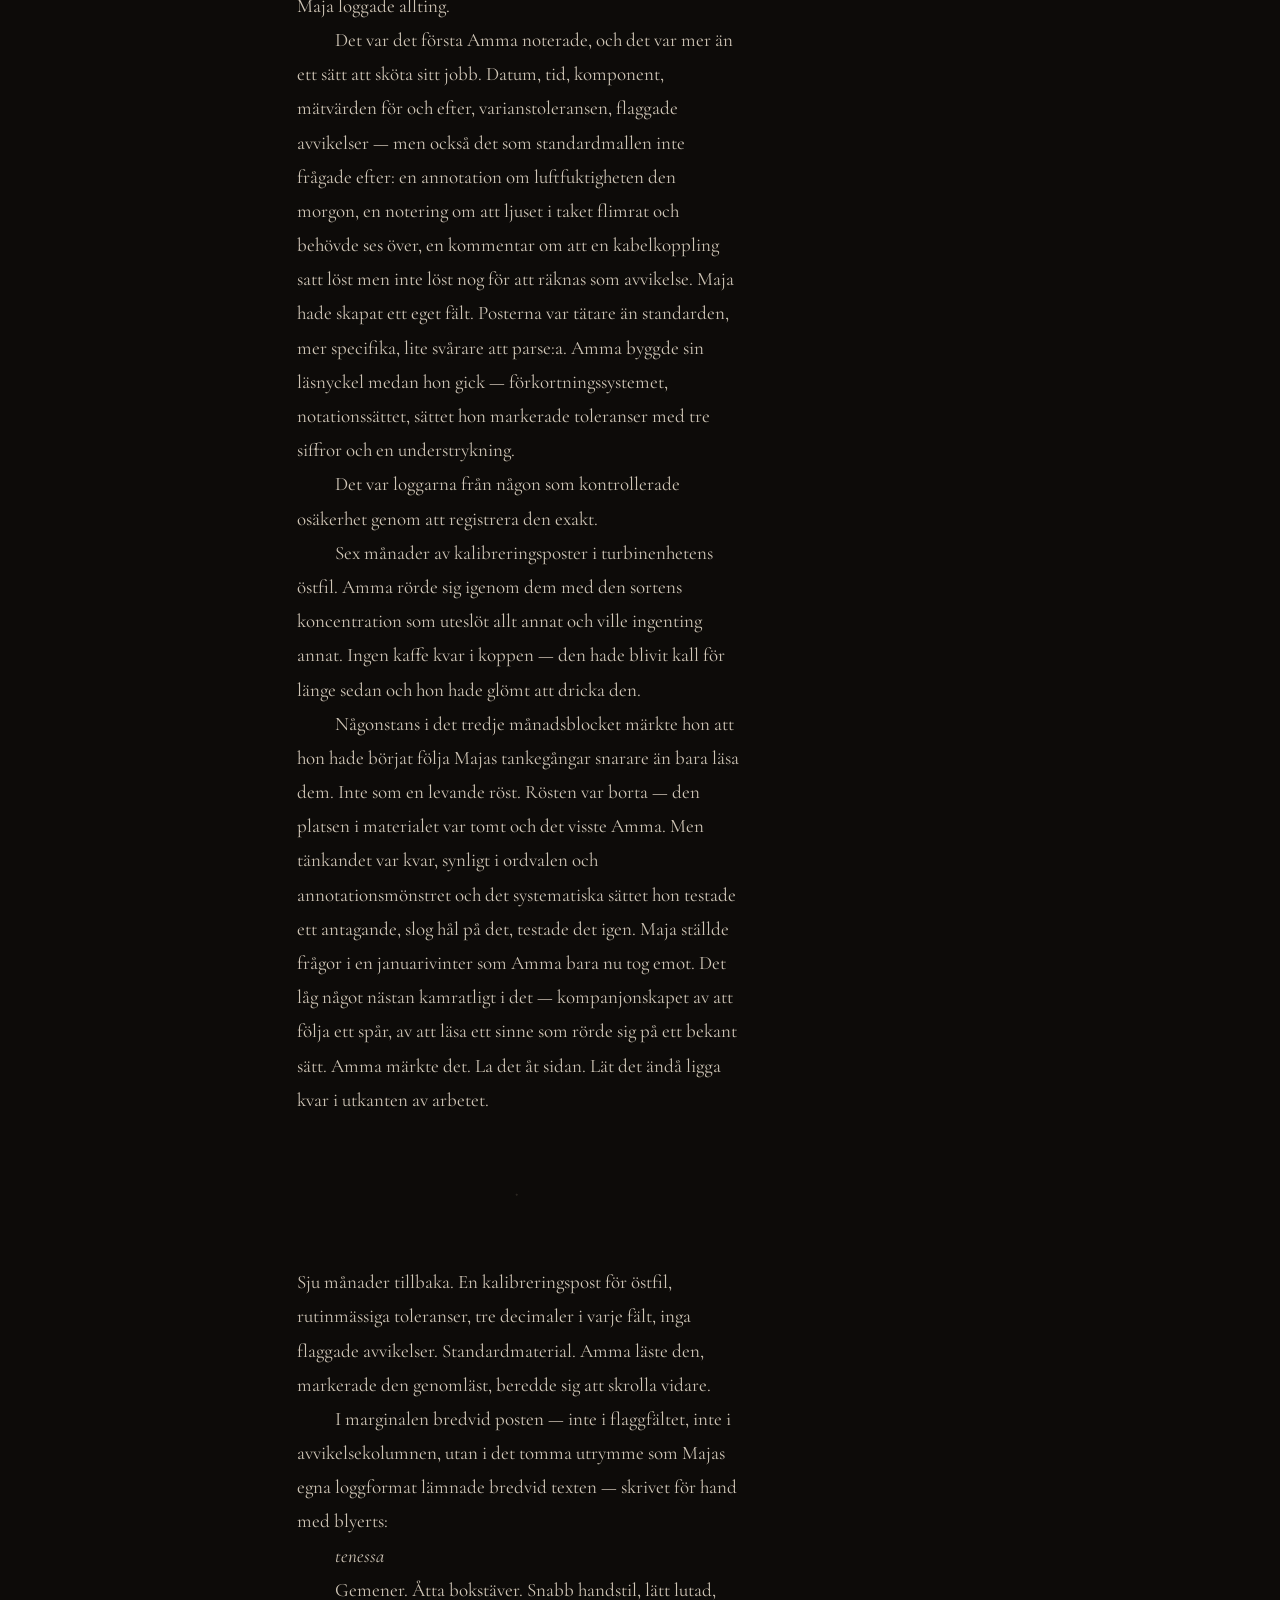
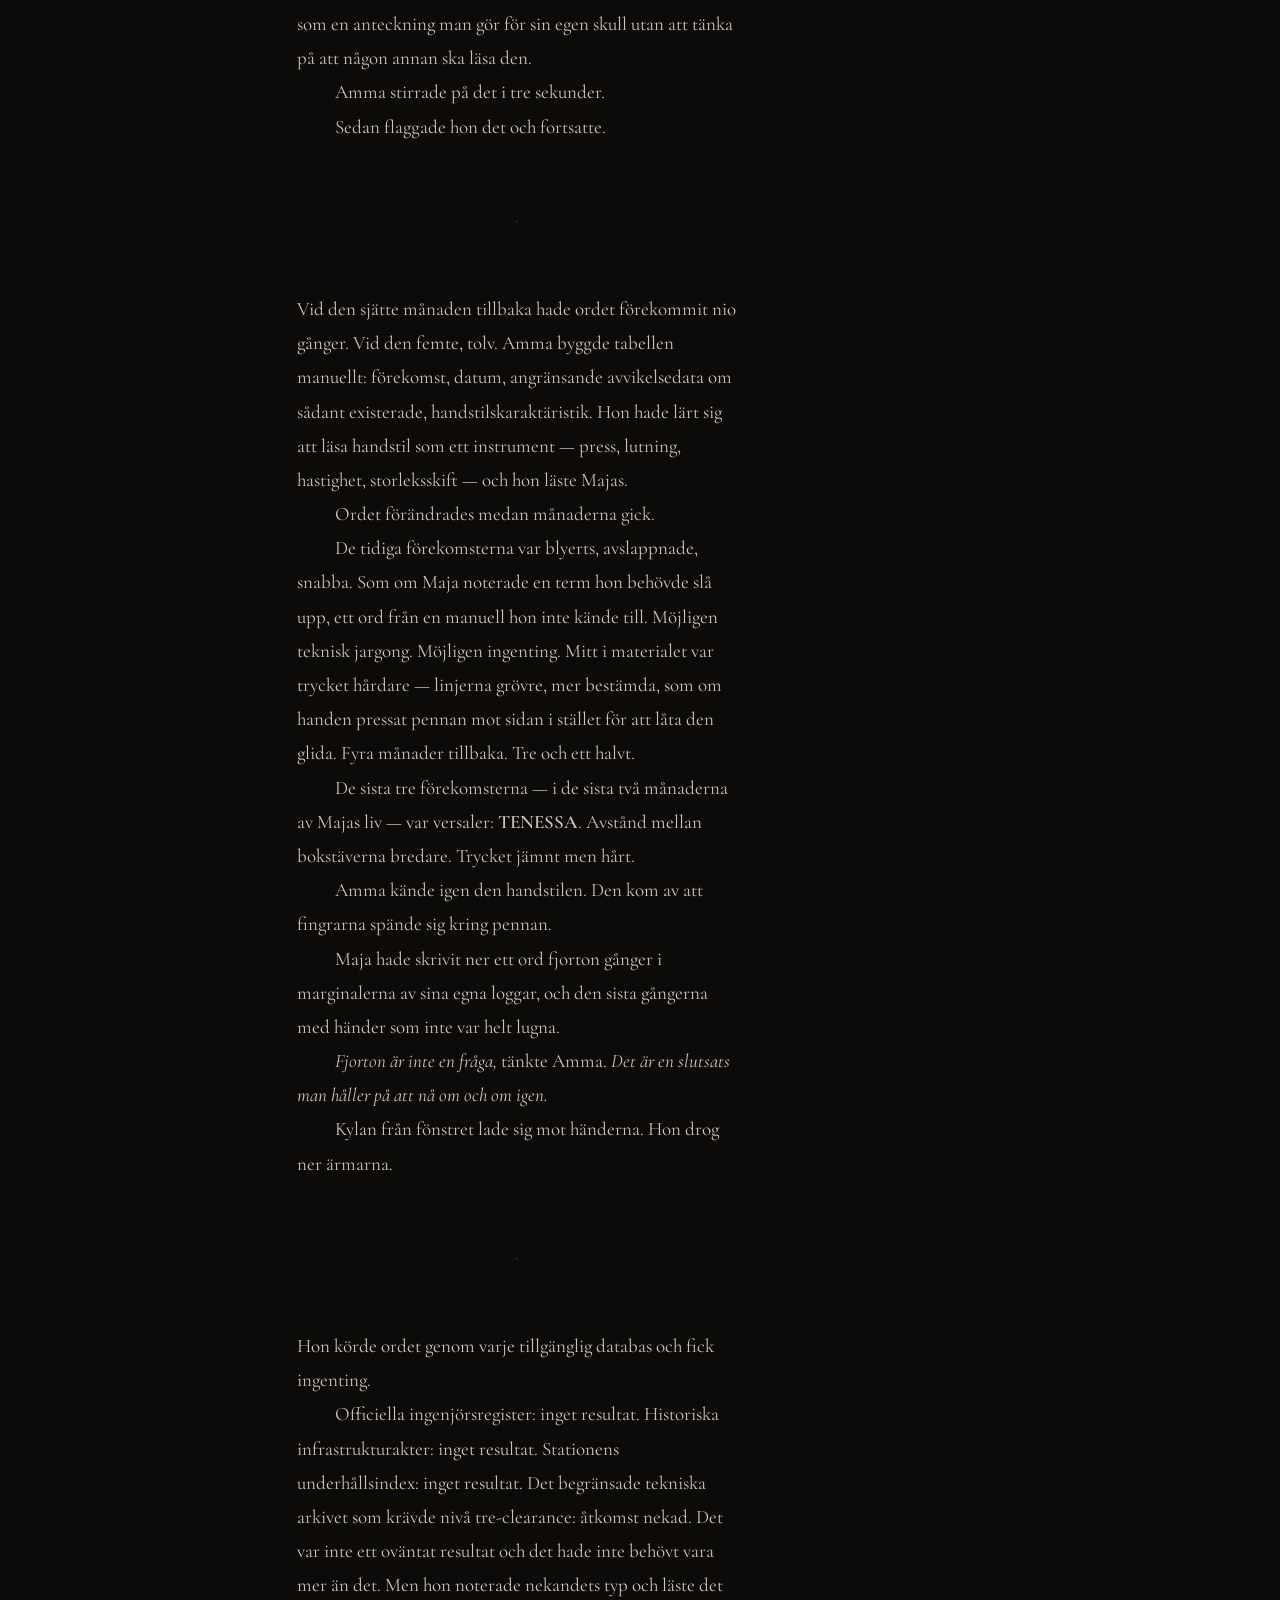
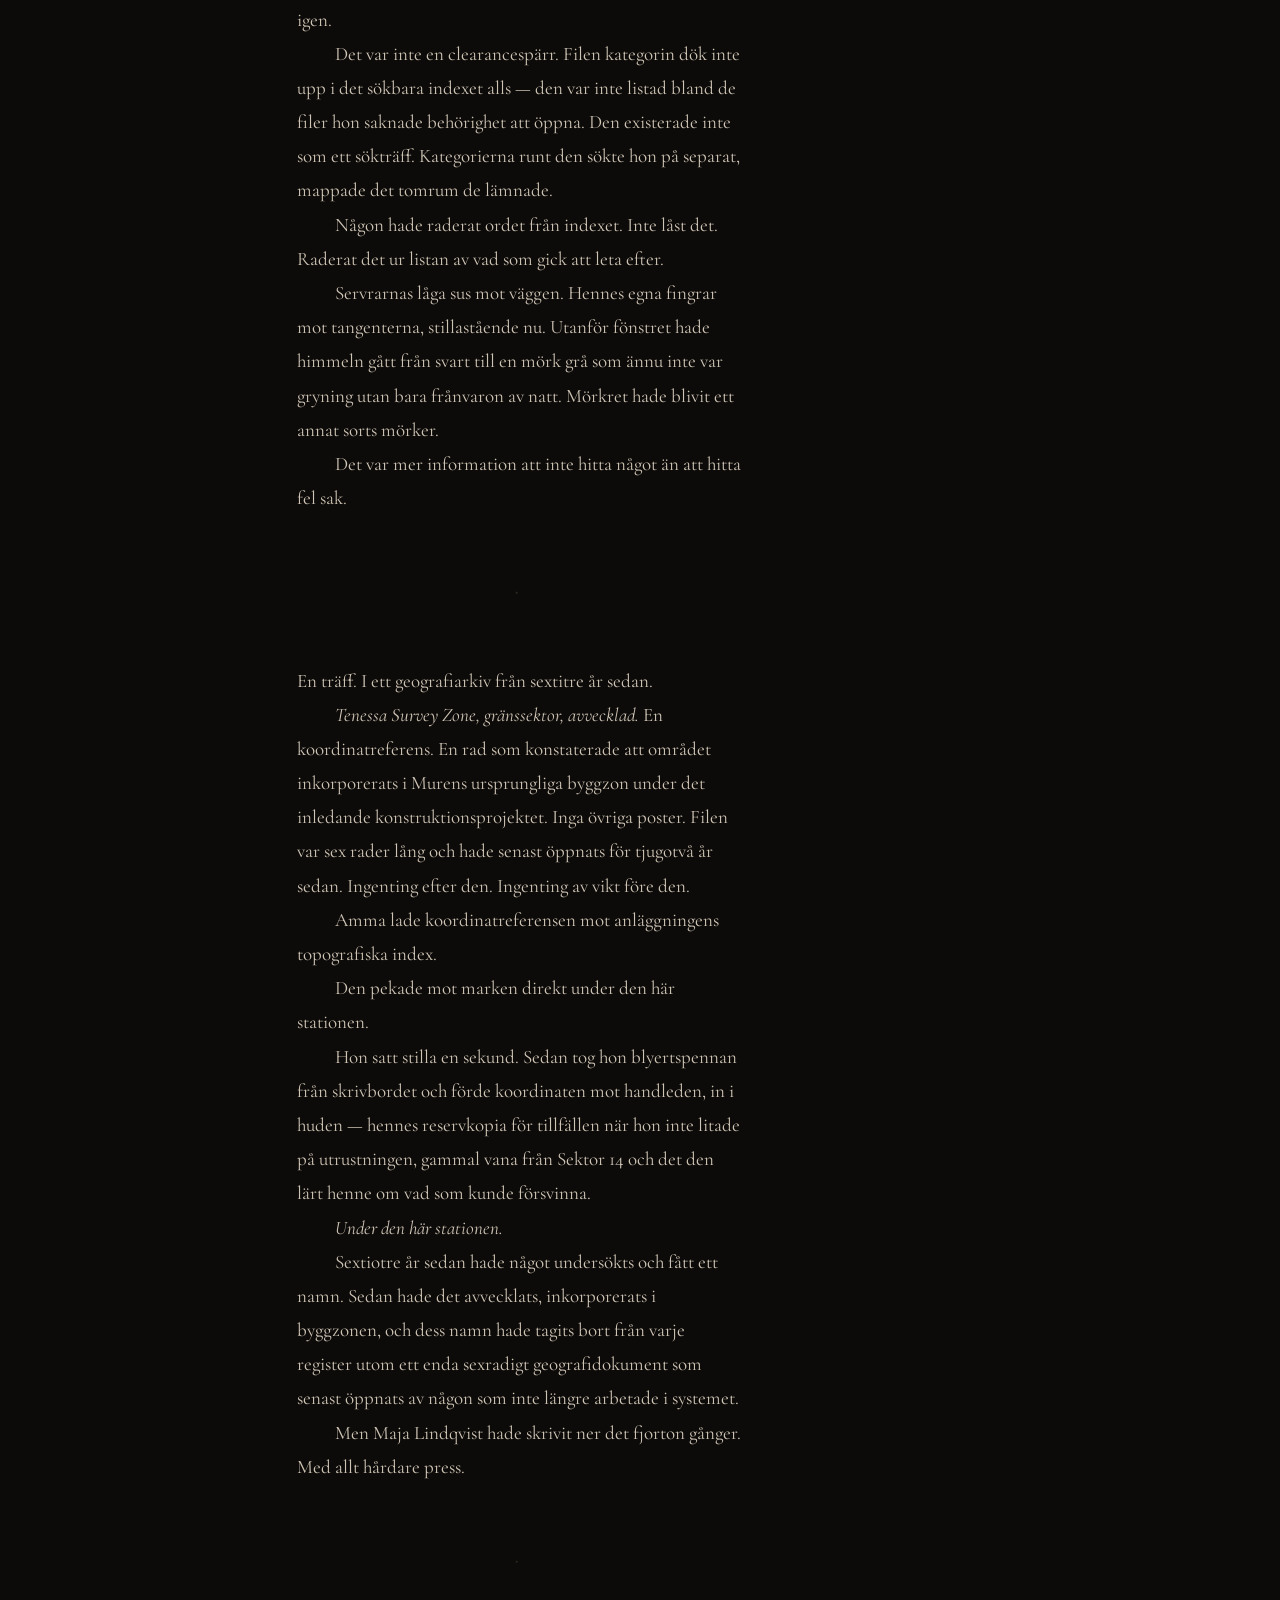
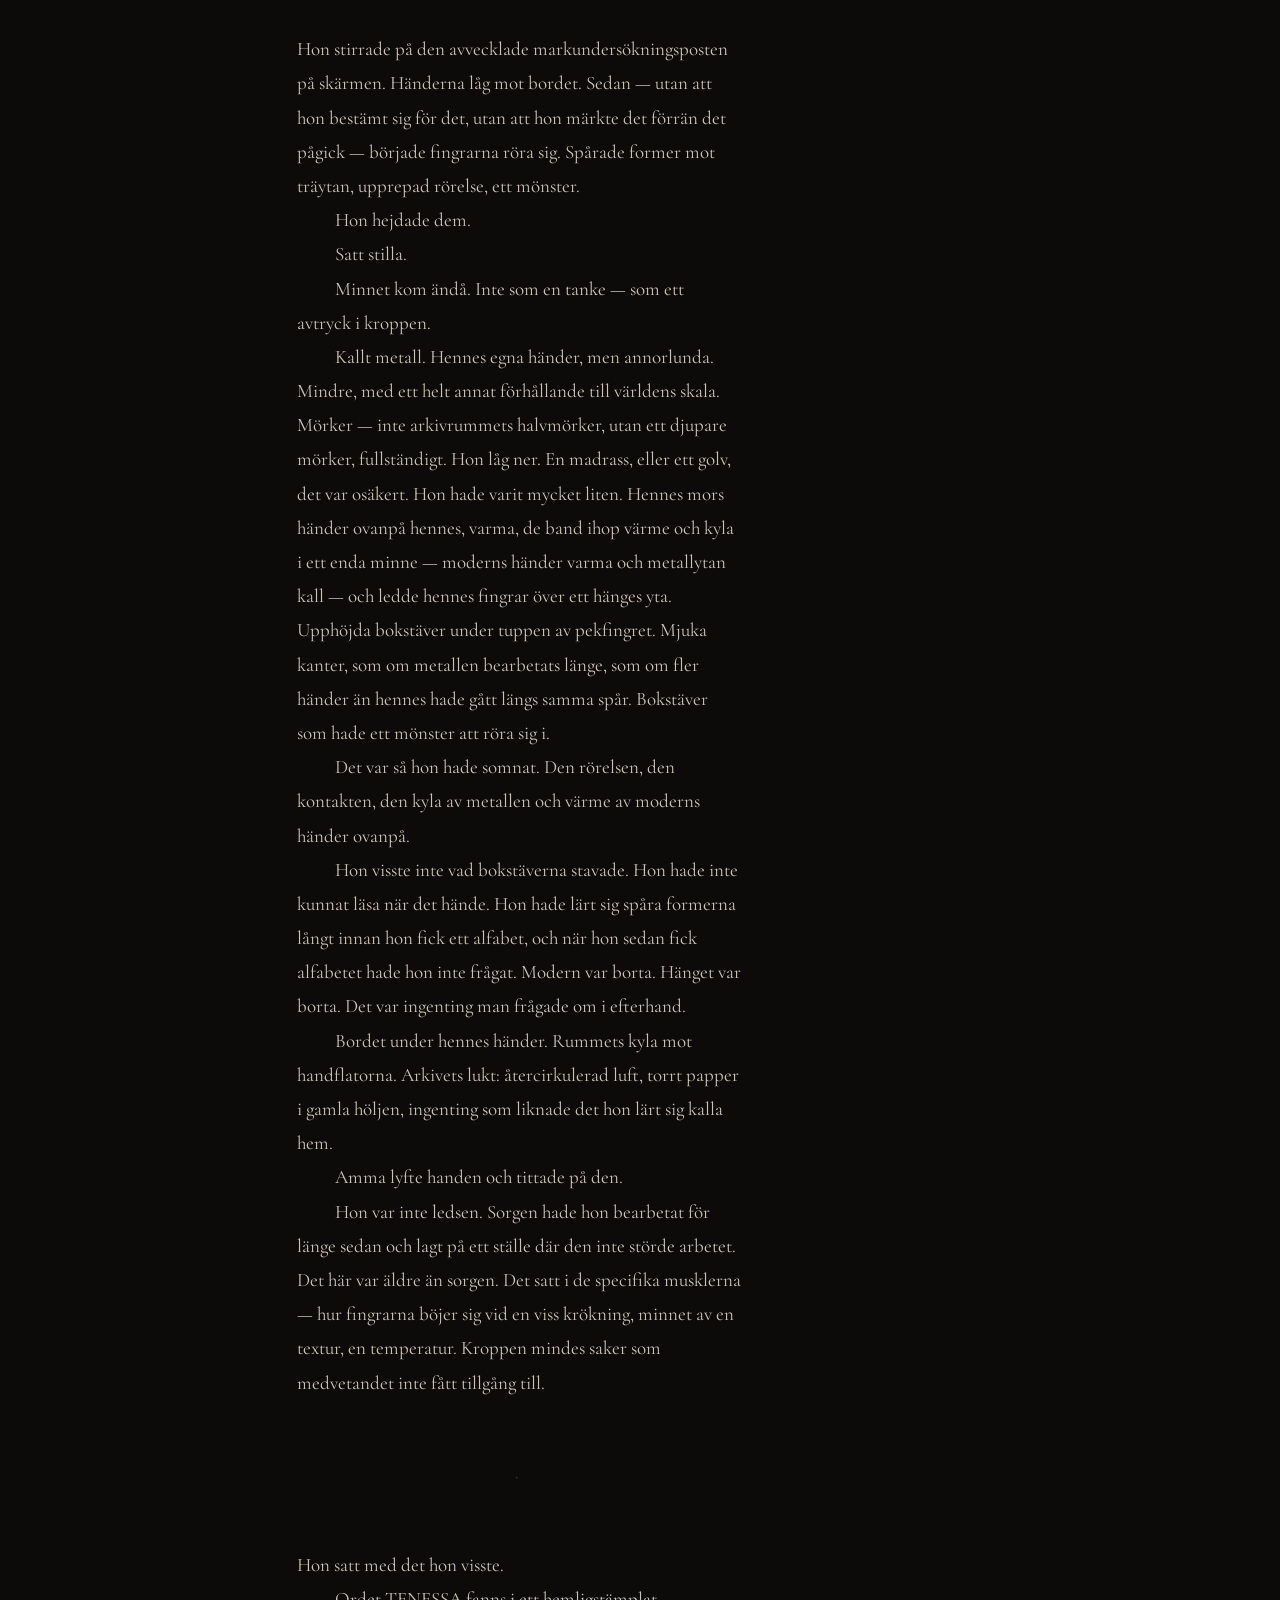
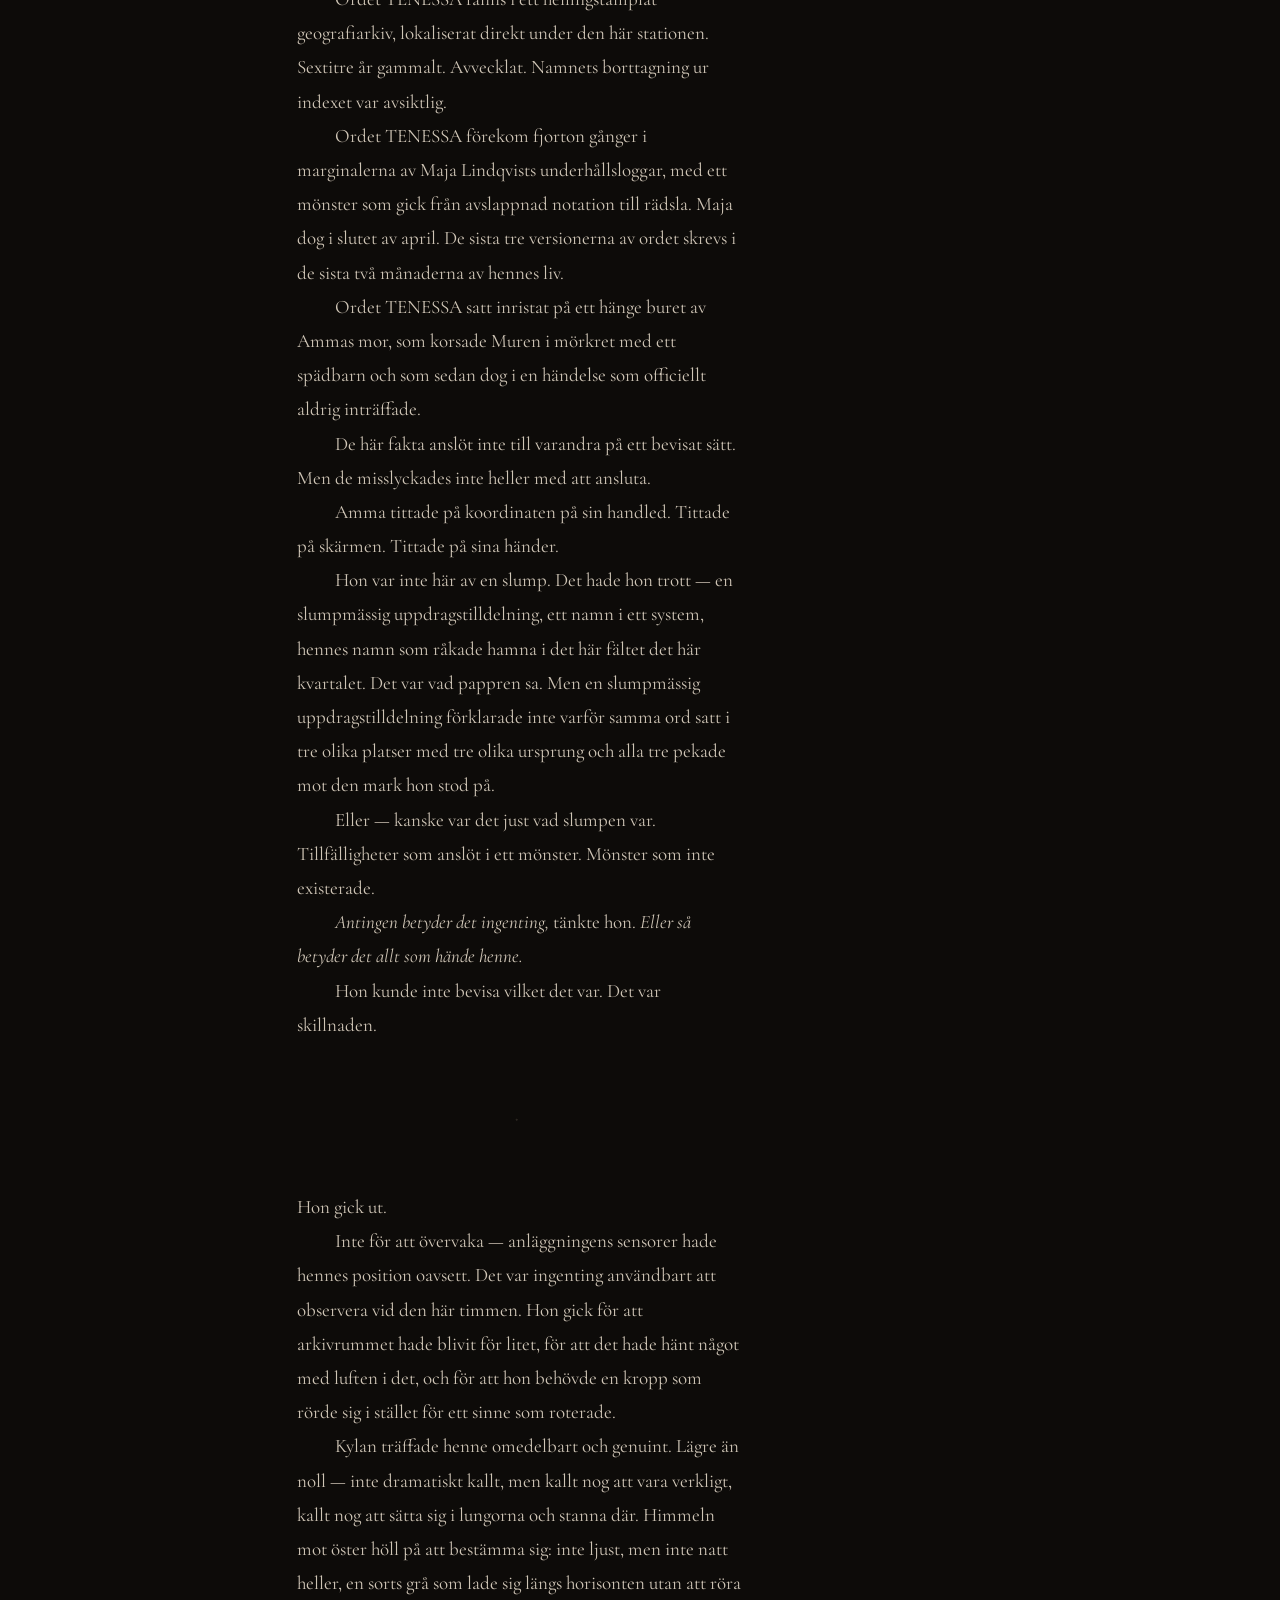
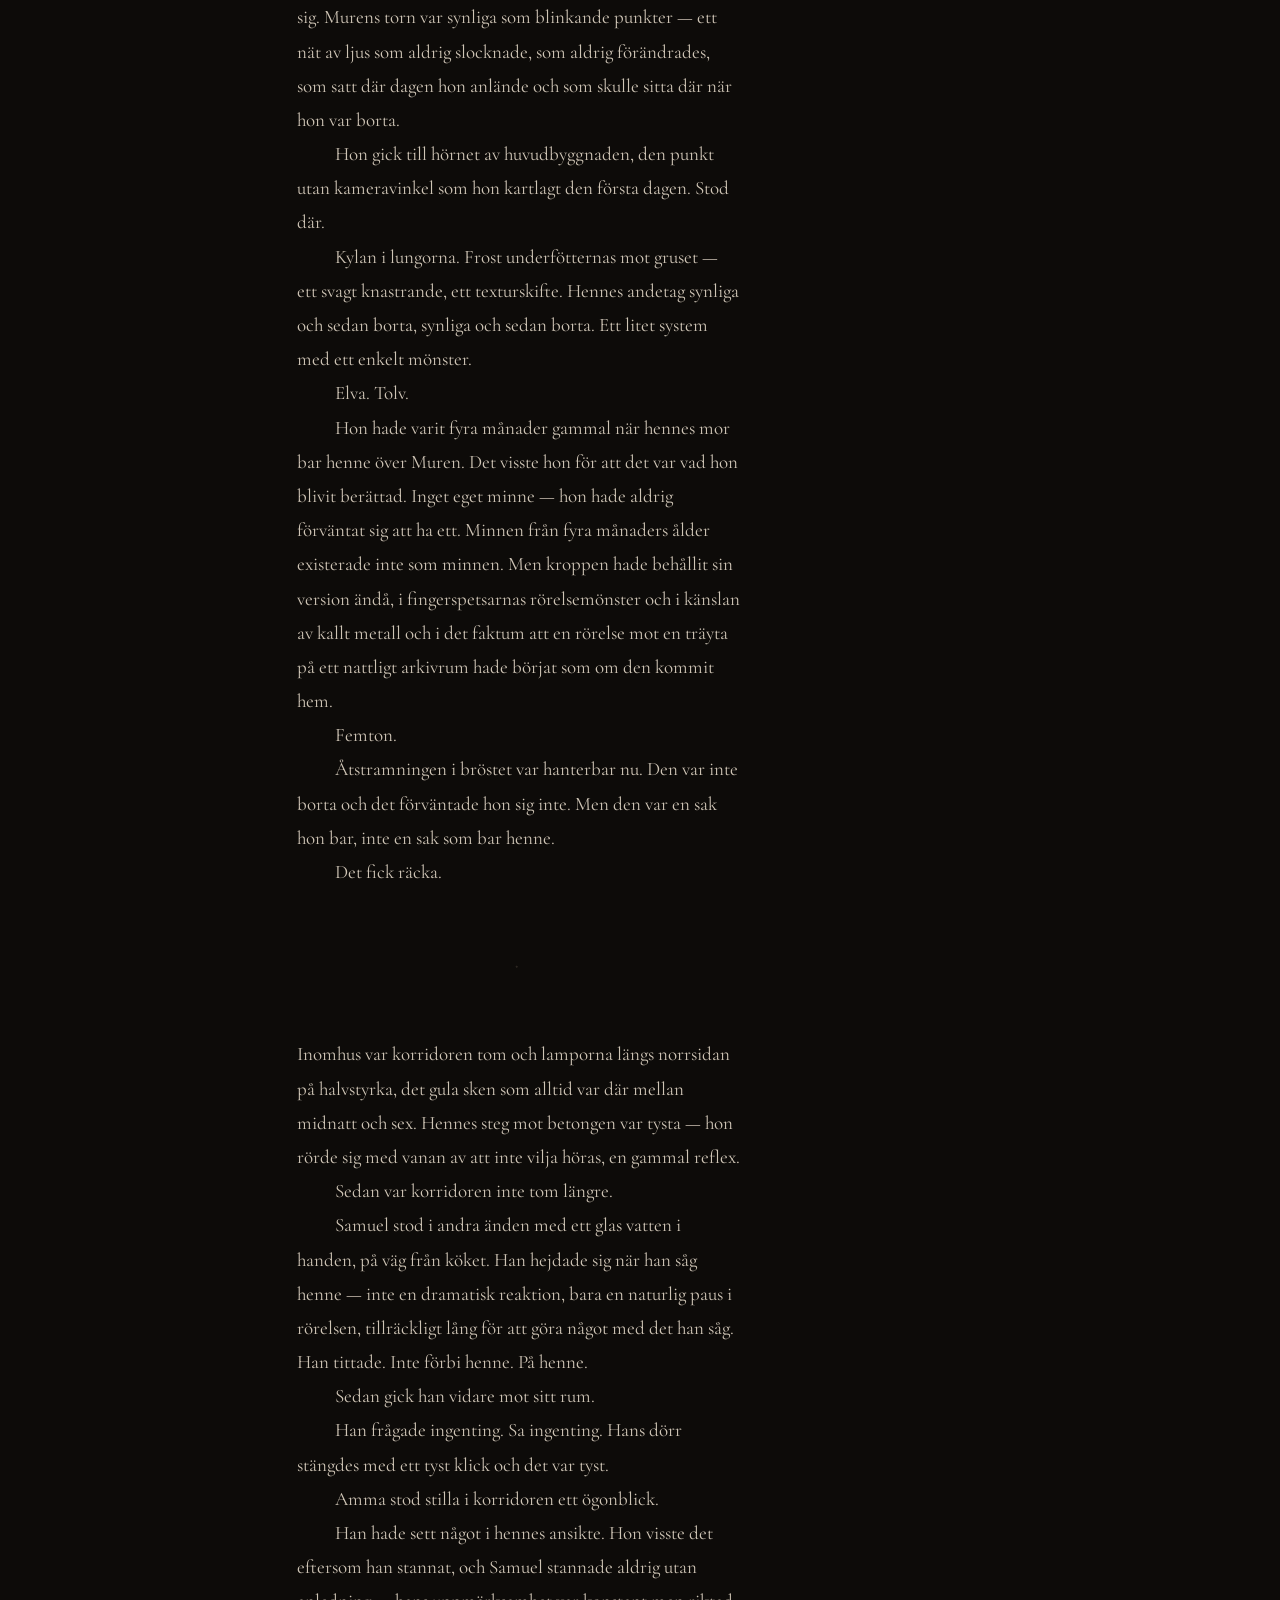
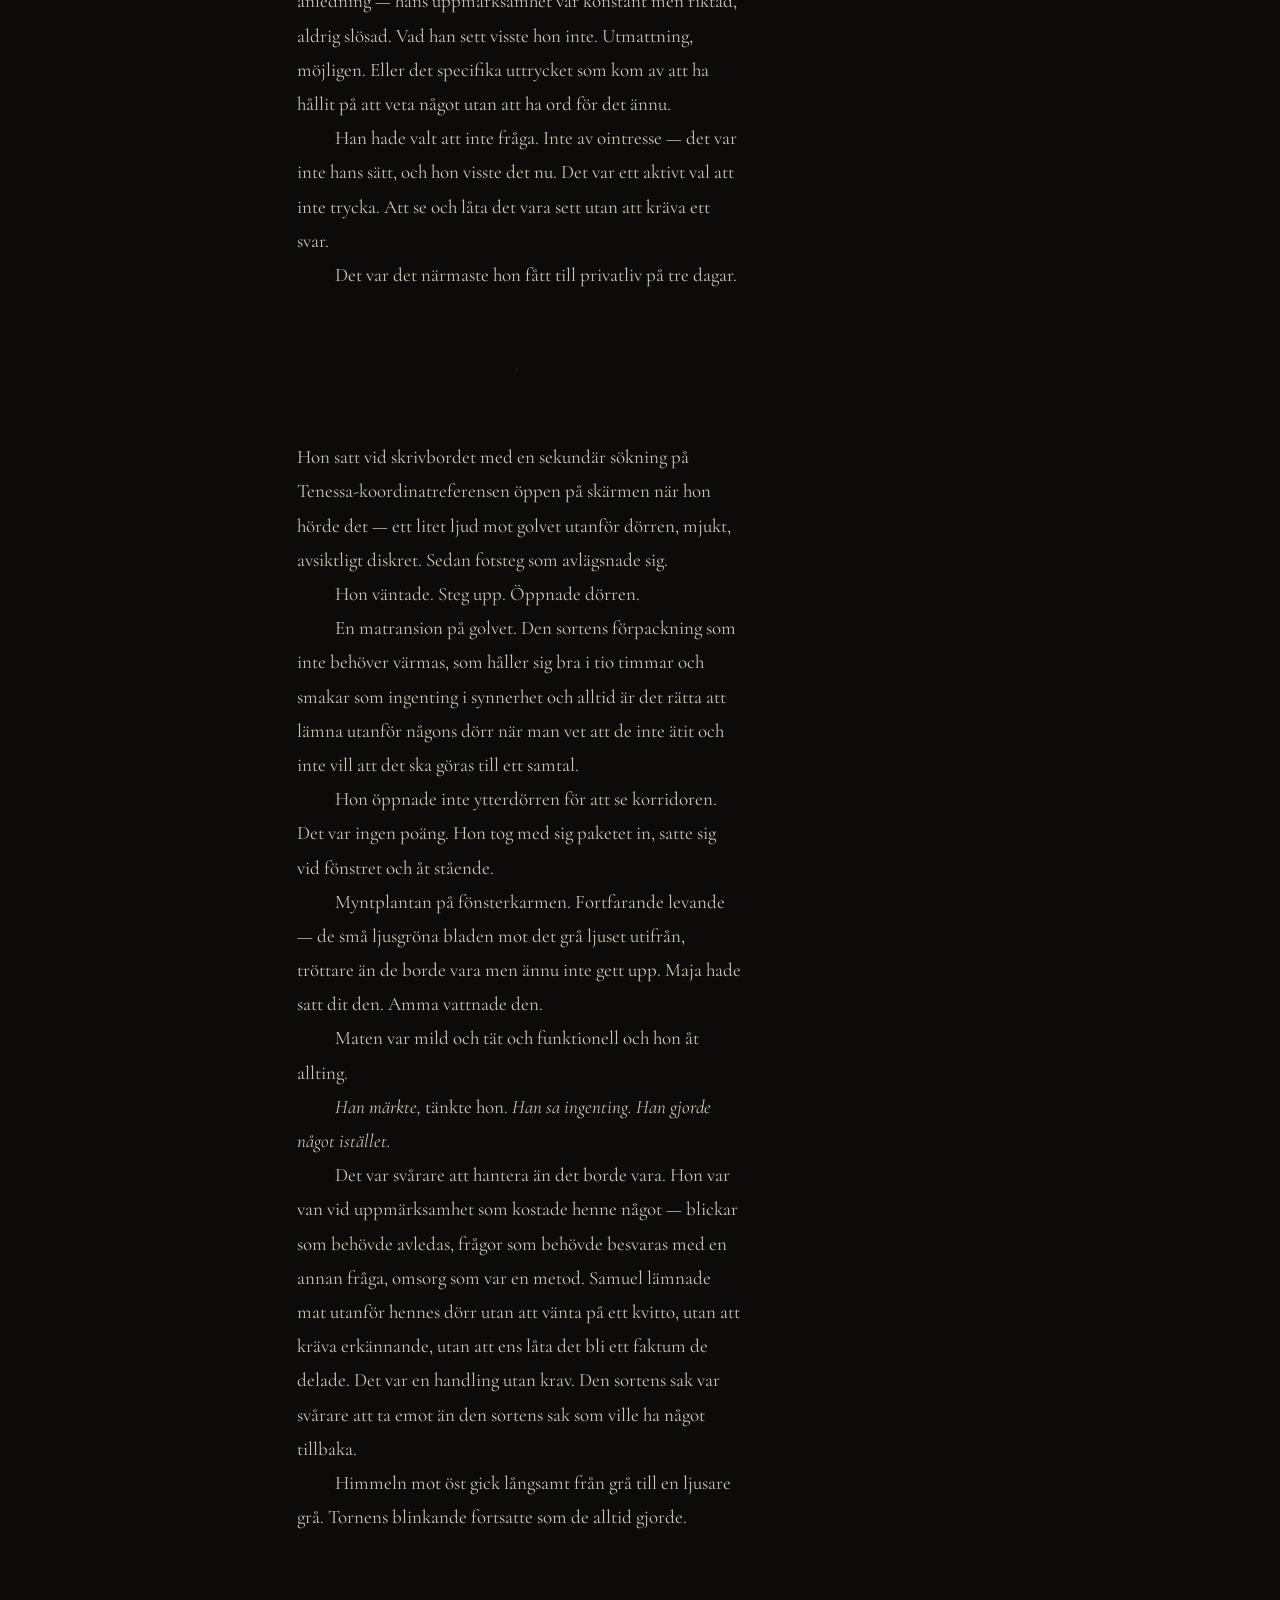
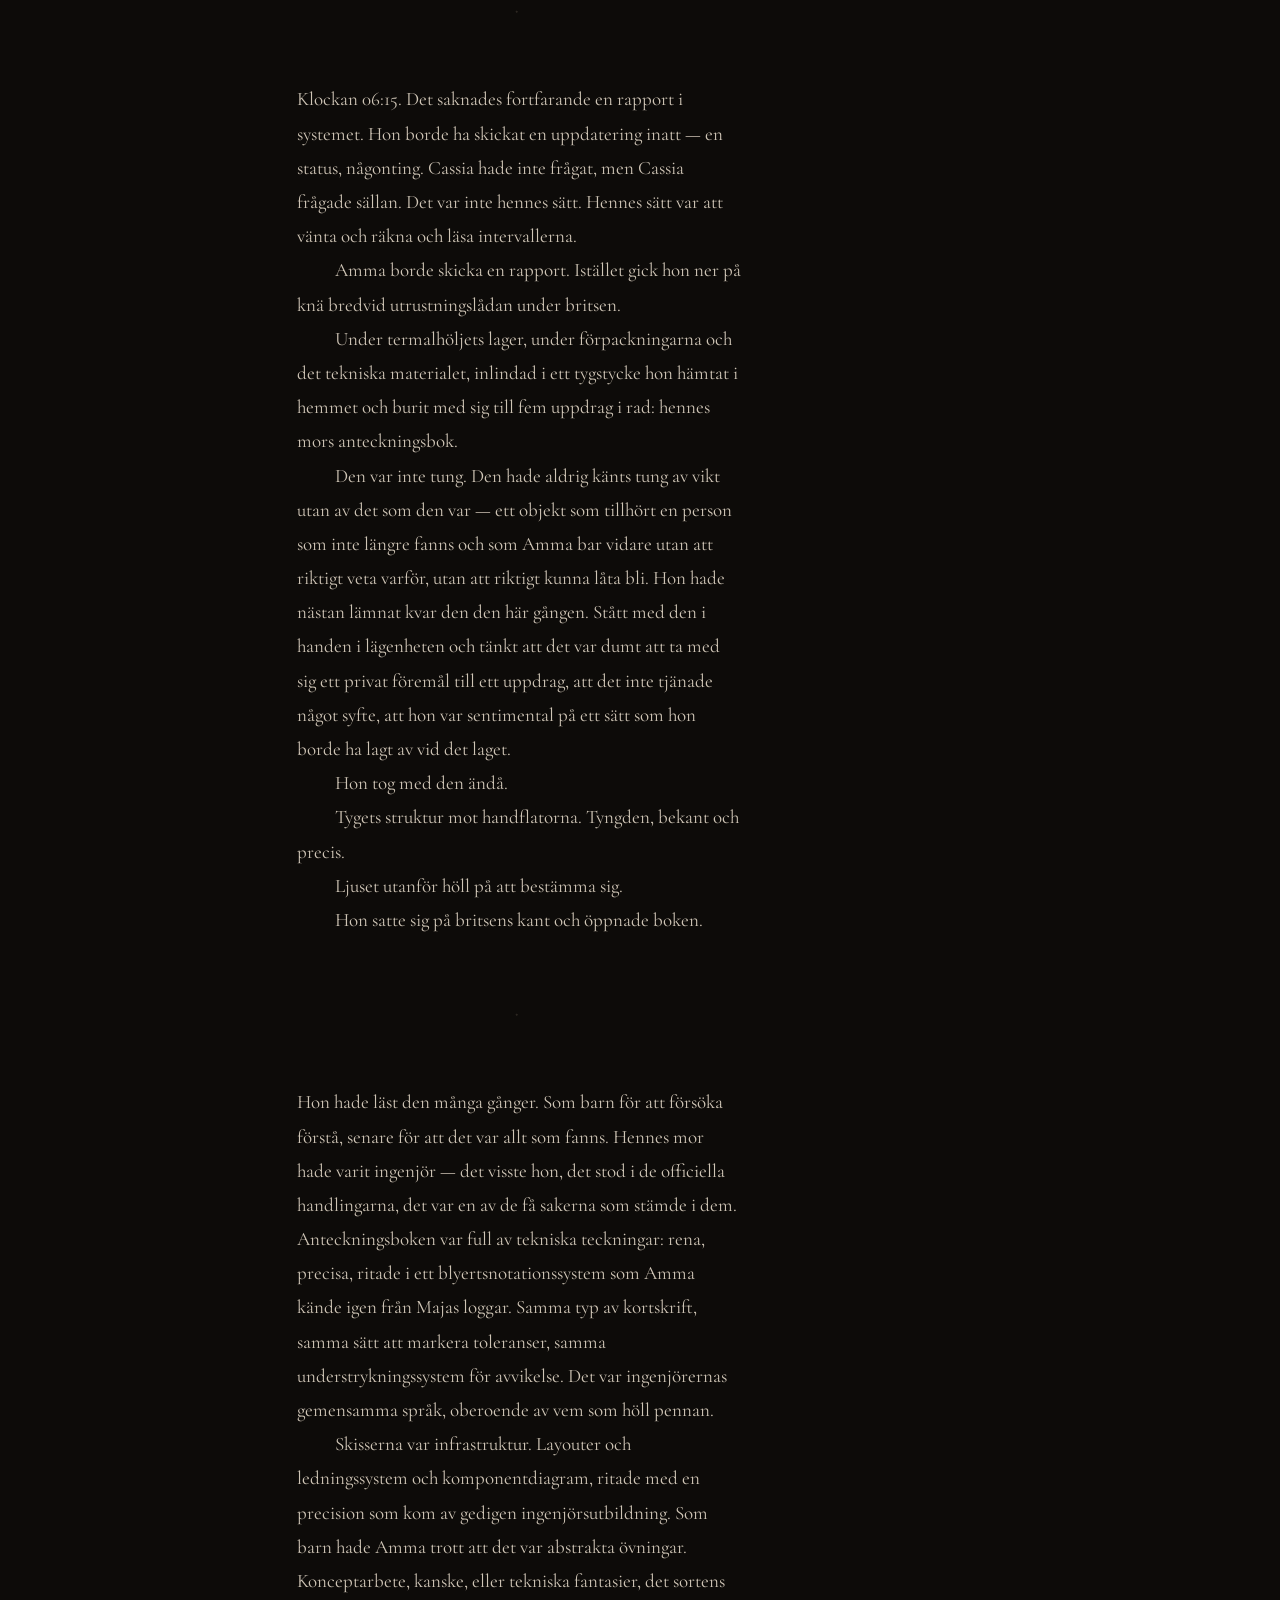
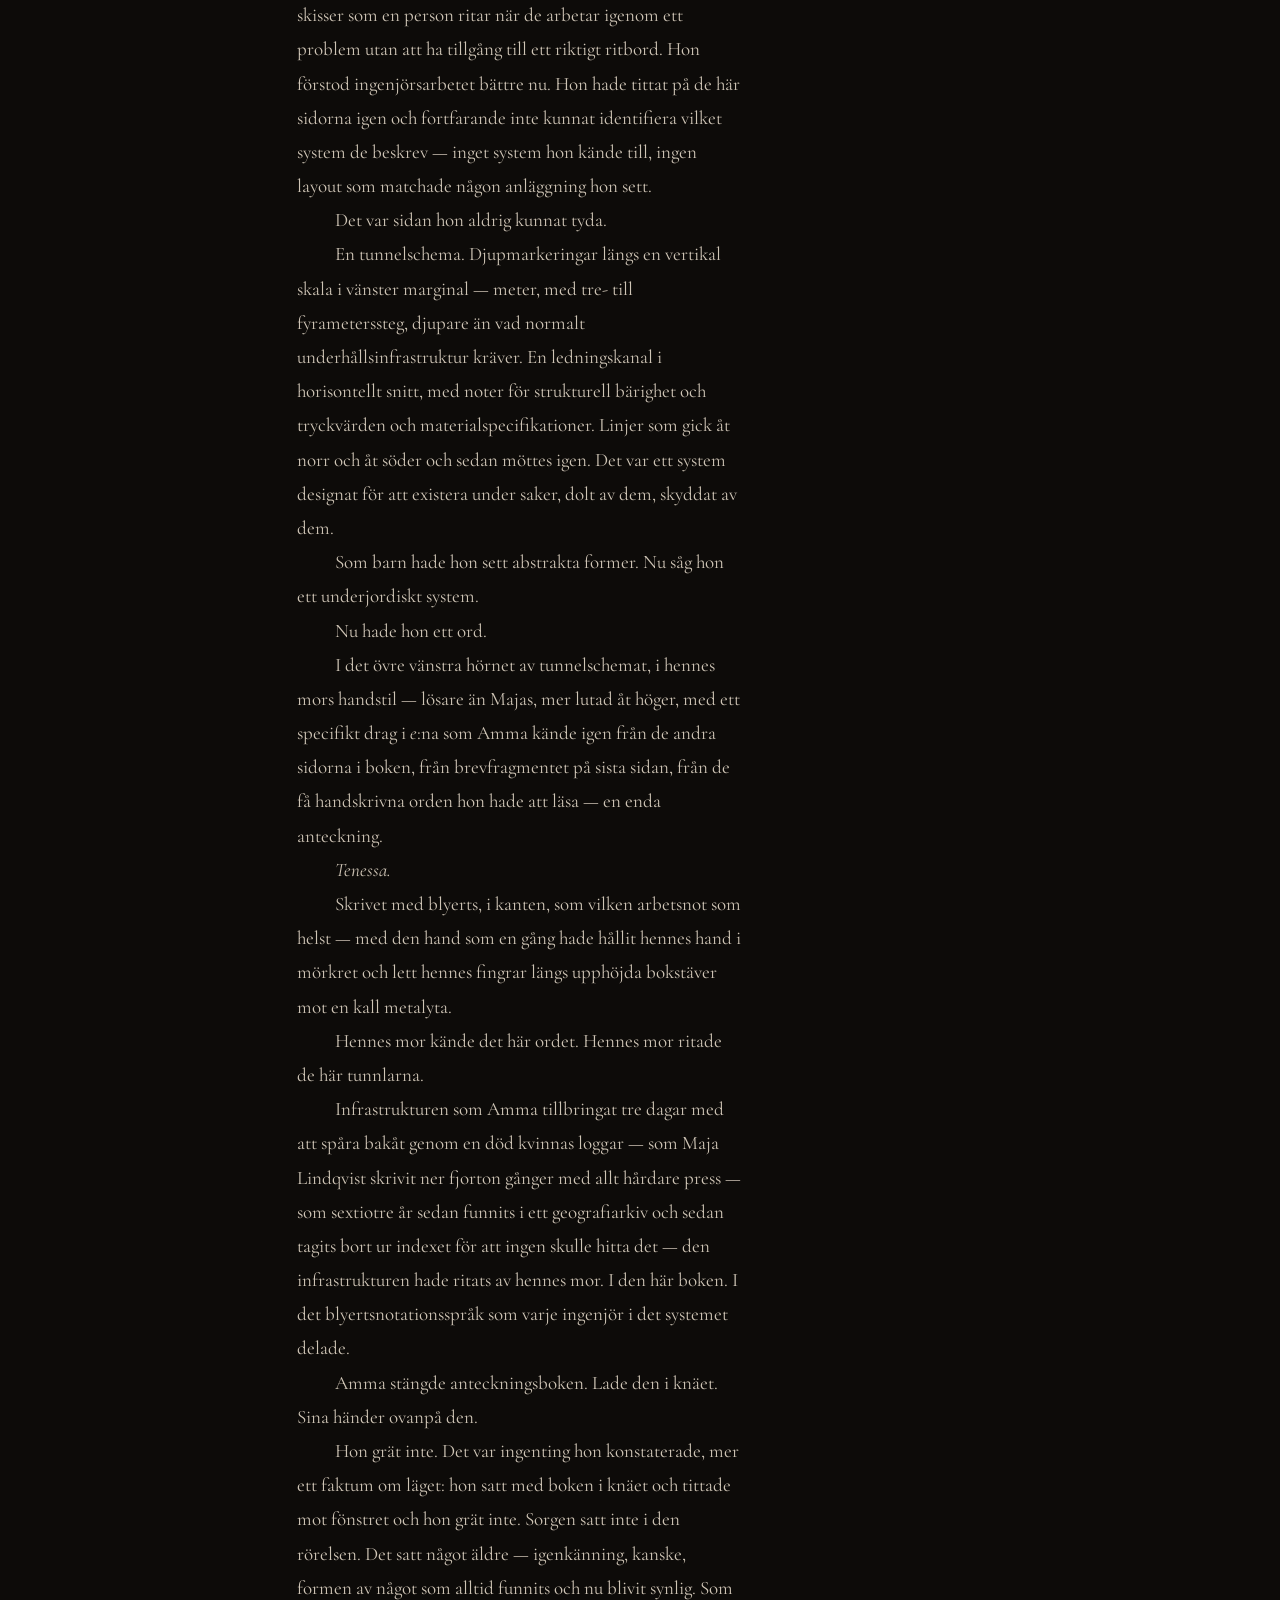
<file: docs/chapters/chapter-3.html>
<!DOCTYPE html>
<html lang="sv">
<head>
  <meta charset="UTF-8">
  <meta name="viewport" content="width=device-width, initial-scale=1.0">
  <title>Tenessa — Wish</title>
  <link rel="preconnect" href="https://fonts.googleapis.com"><link rel="preconnect" href="https://fonts.gstatic.com" crossorigin><link href="https://fonts.googleapis.com/css2?family=Cormorant+Garamond:ital,wght@0,400;0,600;1,400&family=Courier+Prime&display=swap" rel="stylesheet">
  <link rel="stylesheet" href="../style.css">
</head>
<body>
  <div class="progress-bar" id="pb"></div>

  <nav class="sidebar" id="sidebar">
    <div class="sidebar-brand">
      <a href="../index.html">WISH</a>
      <button class="sidebar-close" onclick="toggleSidebar()" aria-label="Stäng meny">✕</button>
    </div>
    <div class="sidebar-label">Kapitel</div>
    <ol class="chapter-list">
      <li><a href="../chapters/chapter-1.html">Kapitel 1: Ankomst</a></li>
<li><a href="../chapters/chapter-2.html">Kapitel 2: Rytm</a></li>
<li><a href="../chapters/chapter-3.html" class="active">Kapitel 3: Tenessa</a></li>
<li><a href="../chapters/chapter-4.html">Kapitel 4: Noder</a></li>

    </ol>
  </nav>
  <div class="overlay" id="overlay" onclick="toggleSidebar()"></div>

  <div class="reader">
    <header class="top-bar">
      <button class="menu-btn" onclick="toggleSidebar()" aria-label="Öppna meny">☰</button>
      <a class="top-brand" href="../index.html">WISH</a>
      <button class="theme-btn" onclick="toggleTheme()" aria-label="Byt tema">◑</button>
    </header>

    <div class="chapter-header">
      <span class="chapter-kicker">Kapitel 03</span>
      <h1>Tenessa</h1>
    </div>

    <article class="chapter-body">
<p>
Ordet dyker upp nio gånger innan hon bestämmer sig för att räkna.
</p>
<hr>
<p>
Klockan 01:12 satt Amma i arkivrummet och läste.
</p>
<p>
T-07-svc-resultaten hade kommit in klockan 23:41 — direktörnivå, ingen personalpost — och hon hade legat stilla i sängen i fyrtio minuter och tittat i taket och försökt bestämma sig för om det var ett svar eller en ny fråga. Till slut hade hon konstaterat att det var bägge och stått upp. Sömnen hade inte kommit ändå.
</p>
<p>
Nattvaktens operatör befann sig i andra änden av byggnaden. Hon hade hört stegen, registrerat riktningen, bedömt avstånd. Nu var det tyst. Lampan i taket brann på halvstyrka och kastade ett blekt rektangulärt ljus över bordet, över hennes händer, över skärmen. Utanför fönstret var himmeln fortfarande mörk — inte natt längre, men inte ens ett löfte om gryning, bara ett mellantillstånd som inte hade ett bra ord för sig. Axeln väntade mot kylan, en lågmält påminnelse. Hon ignorerade den.
</p>
<p>
Nu läste hon Maja Lindqvists råa underhållsloggar. Alla filer hon skapat under de sista åtta månaderna av sitt liv, sekvenserade kronologiskt, i ordning.
</p>
<p>
Det var hennes metod. Börja i den äldsta änden och bygg bilden framåt. Inte hoppa till de sista posterna, inte söka på nyckelord och hoppas på träffar. Bygga förståelse kronologiskt, som systemet hade upplevt sig självt. Metoden höll allting utanför — frågor hon inte kunde svara på ännu, möjligheter hon inte ville fastna i för tidigt. Det fanns tröst i det. Inte lugn exakt, men kontroll, och kontroll fick duga.
</p>
<hr>
<p>
Maja loggade allting.
</p>
<p>
Det var det första Amma noterade, och det var mer än ett sätt att sköta sitt jobb. Datum, tid, komponent, mätvärden för och efter, varianstoleransen, flaggade avvikelser — men också det som standardmallen inte frågade efter: en annotation om luftfuktigheten den morgon, en notering om att ljuset i taket flimrat och behövde ses över, en kommentar om att en kabelkoppling satt löst men inte löst nog för att räknas som avvikelse. Maja hade skapat ett eget fält. Posterna var tätare än standarden, mer specifika, lite svårare att parse:a. Amma byggde sin läsnyckel medan hon gick — förkortningssystemet, notationssättet, sättet hon markerade toleranser med tre siffror och en understrykning.
</p>
<p>
Det var loggarna från någon som kontrollerade osäkerhet genom att registrera den exakt.
</p>
<p>
Sex månader av kalibreringsposter i turbinenhetens östfil. Amma rörde sig igenom dem med den sortens koncentration som uteslöt allt annat och ville ingenting annat. Ingen kaffe kvar i koppen — den hade blivit kall för länge sedan och hon hade glömt att dricka den.
</p>
<p>
Någonstans i det tredje månadsblocket märkte hon att hon hade börjat följa Majas tankegångar snarare än bara läsa dem. Inte som en levande röst. Rösten var borta — den platsen i materialet var tomt och det visste Amma. Men tänkandet var kvar, synligt i ordvalen och annotationsmönstret och det systematiska sättet hon testade ett antagande, slog hål på det, testade det igen. Maja ställde frågor i en januarivinter som Amma bara nu tog emot. Det låg något nästan kamratligt i det — kompanjon­skapet av att följa ett spår, av att läsa ett sinne som rörde sig på ett bekant sätt. Amma märkte det. La det åt sidan. Lät det ändå ligga kvar i utkanten av arbetet.
</p>
<hr>
<p>
Sju månader tillbaka. En kalibrerings­post för östfil, rutinmässiga toleranser, tre decimaler i varje fält, inga flaggade avvikelser. Standardmaterial. Amma läste den, markerade den genomläst, beredde sig att skrolla vidare.
</p>
<p>
I marginalen bredvid posten — inte i flaggfältet, inte i avvikelse­kolumnen, utan i det tomma utrymme som Majas egna loggformat lämnade bredvid texten — skrivet för hand med blyerts:
</p>
<p>
<em>tenessa</em>
</p>
<p>
Gemener. Åtta bokstäver. Snabb handstil, lätt lutad, som en anteckning man gör för sin egen skull utan att tänka på att någon annan ska läsa den.
</p>
<p>
Amma stirrade på det i tre sekunder.
</p>
<p>
Sedan flaggade hon det och fortsatte.
</p>
<hr>
<p>
Vid den sjätte månaden tillbaka hade ordet förekommit nio gånger. Vid den femte, tolv. Amma byggde tabellen manuellt: förekomst, datum, angränsande avvikelsedata om sådant existerade, handstilskaraktäristik. Hon hade lärt sig att läsa handstil som ett instrument — press, lutning, hastighet, storleksskift — och hon läste Majas.
</p>
<p>
Ordet förändrades medan månaderna gick.
</p>
<p>
De tidiga förekomsterna var blyerts, avslappnade, snabba. Som om Maja noterade en term hon behövde slå upp, ett ord från en manuell hon inte kände till. Möjligen teknisk jargong. Möjligen ingenting. Mitt i materialet var trycket hårdare — linjerna grövre, mer bestämda, som om handen pressat pennan mot sidan i stället för att låta den glida. Fyra månader tillbaka. Tre och ett halvt.
</p>
<p>
De sista tre förekomsterna — i de sista två månaderna av Majas liv — var versaler: <strong>TENESSA</strong>. Avstånd mellan bokstäverna bredare. Trycket jämnt men hårt.
</p>
<p>
Amma kände igen den handstilen. Den kom av att fingrarna spände sig kring pennan.
</p>
<p>
Maja hade skrivit ner ett ord fjorton gånger i marginalerna av sina egna loggar, och den sista gångerna med händer som inte var helt lugna.
</p>
<p>
<em>Fjorton är inte en fråga,</em> tänkte Amma. <em>Det är en slutsats man håller på att nå om och om igen.</em>
</p>
<p>
Kylan från fönstret lade sig mot händerna. Hon drog ner ärmarna.
</p>
<hr>
<p>
Hon körde ordet genom varje tillgänglig databas och fick ingenting.
</p>
<p>
Officiella ingenjörsregister: inget resultat. Historiska infrastrukturakter: inget resultat. Stationens underhållsindex: inget resultat. Det begränsade tekniska arkivet som krävde nivå tre-clearance: åtkomst nekad. Det var inte ett oväntat resultat och det hade inte behövt vara mer än det. Men hon noterade nekandets typ och läste det igen.
</p>
<p>
Det var inte en clearancespärr. Filen kategorin dök inte upp i det sökbara indexet alls — den var inte listad bland de filer hon saknade behörighet att öppna. Den existerade inte som ett sökträff. Kategorierna runt den sökte hon på separat, mappade det tomrum de lämnade.
</p>
<p>
Någon hade raderat ordet från indexet. Inte låst det. Raderat det ur listan av vad som gick att leta efter.
</p>
<p>
Servrarnas låga sus mot väggen. Hennes egna fingrar mot tangenterna, stillastående nu. Utanför fönstret hade himmeln gått från svart till en mörk grå som ännu inte var gryning utan bara frånvaron av natt. Mörkret hade blivit ett annat sorts mörker.
</p>
<p>
Det var mer information att inte hitta något än att hitta fel sak.
</p>
<hr>
<p>
En träff. I ett geografiarkiv från sextitre år sedan.
</p>
<p>
<em>Tenessa Survey Zone, gränssektor, avvecklad.</em> En koordinatreferens. En rad som konstaterade att området inkorporerats i Murens ursprungliga byggzon under det inledande konstruktionsprojektet. Inga övriga poster. Filen var sex rader lång och hade senast öppnats för tjugotvå år sedan. Ingenting efter den. Ingenting av vikt före den.
</p>
<p>
Amma lade koordinatreferensen mot anläggningens topografiska index.
</p>
<p>
Den pekade mot marken direkt under den här stationen.
</p>
<p>
Hon satt stilla en sekund. Sedan tog hon blyertspennan från skrivbordet och förde koordinaten mot handleden, in i huden — hennes reservkopia för tillfällen när hon inte litade på utrustningen, gammal vana från Sektor 14 och det den lärt henne om vad som kunde försvinna.
</p>
<p>
<em>Under den här stationen.</em>
</p>
<p>
Sextiotre år sedan hade något undersökts och fått ett namn. Sedan hade det avvecklats, inkorporerats i byggzonen, och dess namn hade tagits bort från varje register utom ett enda sexradigt geografidokument som senast öppnats av någon som inte längre arbetade i systemet.
</p>
<p>
Men Maja Lindqvist hade skrivit ner det fjorton gånger. Med allt hårdare press.
</p>
<hr>
<p>
Hon stirrade på den avvecklade markundersökningsposten på skärmen. Händerna låg mot bordet. Sedan — utan att hon bestämt sig för det, utan att hon märkte det förrän det pågick — började fingrarna röra sig. Spårade former mot träytan, upprepad rörelse, ett mönster.
</p>
<p>
Hon hejdade dem.
</p>
<p>
Satt stilla.
</p>
<p>
Minnet kom ändå. Inte som en tanke — som ett avtryck i kroppen.
</p>
<p>
Kallt metall. Hennes egna händer, men annorlunda. Mindre, med ett helt annat förhållande till världens skala. Mörker — inte arkivrummets halvmörker, utan ett djupare mörker, fullständigt. Hon låg ner. En madrass, eller ett golv, det var osäkert. Hon hade varit mycket liten. Hennes mors händer ovanpå hennes, varma, de band ihop värme och kyla i ett enda minne — moderns händer varma och metallytan kall — och ledde hennes fingrar över ett hänges yta. Upphöjda bokstäver under tuppen av pekfingret. Mjuka kanter, som om metallen bearbetats länge, som om fler händer än hennes hade gått längs samma spår. Bokstäver som hade ett mönster att röra sig i.
</p>
<p>
Det var så hon hade somnat. Den rörelsen, den kontakten, den kyla av metallen och värme av moderns händer ovanpå.
</p>
<p>
Hon visste inte vad bokstäverna stavade. Hon hade inte kunnat läsa när det hände. Hon hade lärt sig spåra formerna långt innan hon fick ett alfabet, och när hon sedan fick alfabetet hade hon inte frågat. Modern var borta. Hänget var borta. Det var ingenting man frågade om i efterhand.
</p>
<p>
Bordet under hennes händer. Rummets kyla mot handflatorna. Arkivets lukt: återcirkulerad luft, torrt papper i gamla höljen, ingenting som liknade det hon lärt sig kalla hem.
</p>
<p>
Amma lyfte handen och tittade på den.
</p>
<p>
Hon var inte ledsen. Sorgen hade hon bearbetat för länge sedan och lagt på ett ställe där den inte störde arbetet. Det här var äldre än sorgen. Det satt i de specifika musklerna — hur fingrarna böjer sig vid en viss krökning, minnet av en textur, en temperatur. Kroppen mindes saker som medvetandet inte fått tillgång till.
</p>
<hr>
<p>
Hon satt med det hon visste.
</p>
<p>
Ordet TENESSA fanns i ett hemligstämplat geografiarkiv, lokaliserat direkt under den här stationen. Sextitre år gammalt. Avvecklat. Namnets borttagning ur indexet var avsiktlig.
</p>
<p>
Ordet TENESSA förekom fjorton gånger i marginalerna av Maja Lindqvists underhållsloggar, med ett mönster som gick från avslappnad notation till rädsla. Maja dog i slutet av april. De sista tre versionerna av ordet skrevs i de sista två månaderna av hennes liv.
</p>
<p>
Ordet TENESSA satt inristat på ett hänge buret av Ammas mor, som korsade Muren i mörkret med ett spädbarn och som sedan dog i en händelse som officiellt aldrig inträffade.
</p>
<p>
De här fakta anslöt inte till varandra på ett bevisat sätt. Men de misslyckades inte heller med att ansluta.
</p>
<p>
Amma tittade på koordinaten på sin handled. Tittade på skärmen. Tittade på sina händer.
</p>
<p>
Hon var inte här av en slump. Det hade hon trott — en slumpmässig uppdragstilldelning, ett namn i ett system, hennes namn som råkade hamna i det här fältet det här kvartalet. Det var vad pappren sa. Men en slumpmässig uppdragstilldelning förklarade inte varför samma ord satt i tre olika platser med tre olika ursprung och alla tre pekade mot den mark hon stod på.
</p>
<p>
Eller — kanske var det just vad slumpen var. Tillfälligheter som anslöt i ett mönster. Mönster som inte existerade.
</p>
<p>
<em>Antingen betyder det ingenting,</em> tänkte hon. <em>Eller så betyder det allt som hände henne.</em>
</p>
<p>
Hon kunde inte bevisa vilket det var. Det var skillnaden.
</p>
<hr>
<p>
Hon gick ut.
</p>
<p>
Inte för att övervaka — anläggningens sensorer hade hennes position oavsett. Det var ingenting användbart att observera vid den här timmen. Hon gick för att arkivrummet hade blivit för litet, för att det hade hänt något med luften i det, och för att hon behövde en kropp som rörde sig i stället för ett sinne som roterade.
</p>
<p>
Kylan träffade henne omedelbart och genuint. Lägre än noll — inte dramatiskt kallt, men kallt nog att vara verkligt, kallt nog att sätta sig i lungorna och stanna där. Himmeln mot öster höll på att bestämma sig: inte ljust, men inte natt heller, en sorts grå som lade sig längs horisonten utan att röra sig. Murens torn var synliga som blinkande punkter — ett nät av ljus som aldrig slocknade, som aldrig förändrades, som satt där dagen hon anlände och som skulle sitta där när hon var borta.
</p>
<p>
Hon gick till hörnet av huvudbyggnaden, den punkt utan kameravinkel som hon kartlagt den första dagen. Stod där.
</p>
<p>
Kylan i lungorna. Frost underfötternas mot gruset — ett svagt knastrande, ett texturskifte. Hennes andetag synliga och sedan borta, synliga och sedan borta. Ett litet system med ett enkelt mönster.
</p>
<p>
Elva. Tolv.
</p>
<p>
Hon hade varit fyra månader gammal när hennes mor bar henne över Muren. Det visste hon för att det var vad hon blivit berättad. Inget eget minne — hon hade aldrig förväntat sig att ha ett. Minnen från fyra månaders ålder existerade inte som minnen. Men kroppen hade behållit sin version ändå, i fingerspetsarnas rörelsemönster och i känslan av kallt metall och i det faktum att en rörelse mot en träyta på ett nattligt arkivrum hade börjat som om den kommit hem.
</p>
<p>
Femton.
</p>
<p>
Åtstramningen i bröstet var hanterbar nu. Den var inte borta och det förväntade hon sig inte. Men den var en sak hon bar, inte en sak som bar henne.
</p>
<p>
Det fick räcka.
</p>
<hr>
<p>
Inomhus var korridoren tom och lamporna längs norrsidan på halvstyrka, det gula sken som alltid var där mellan midnatt och sex. Hennes steg mot betongen var tysta — hon rörde sig med vanan av att inte vilja höras, en gammal reflex.
</p>
<p>
Sedan var korridoren inte tom längre.
</p>
<p>
Samuel stod i andra änden med ett glas vatten i handen, på väg från köket. Han hejdade sig när han såg henne — inte en dramatisk reaktion, bara en naturlig paus i rörelsen, tillräckligt lång för att göra något med det han såg. Han tittade. Inte förbi henne. På henne.
</p>
<p>
Sedan gick han vidare mot sitt rum.
</p>
<p>
Han frågade ingenting. Sa ingenting. Hans dörr stängdes med ett tyst klick och det var tyst.
</p>
<p>
Amma stod stilla i korridoren ett ögonblick.
</p>
<p>
Han hade sett något i hennes ansikte. Hon visste det eftersom han stannat, och Samuel stannade aldrig utan anledning — hans uppmärksamhet var konstant men riktad, aldrig slösad. Vad han sett visste hon inte. Utmattning, möjligen. Eller det specifika uttrycket som kom av att ha hållit på att veta något utan att ha ord för det ännu.
</p>
<p>
Han hade valt att inte fråga. Inte av ointresse — det var inte hans sätt, och hon visste det nu. Det var ett aktivt val att inte trycka. Att se och låta det vara sett utan att kräva ett svar.
</p>
<p>
Det var det närmaste hon fått till privatliv på tre dagar.
</p>
<hr>
<p>
Hon satt vid skrivbordet med en sekundär sökning på Tenessa-koordinatreferensen öppen på skärmen när hon hörde det — ett litet ljud mot golvet utanför dörren, mjukt, avsiktligt diskret. Sedan fotsteg som avlägsnade sig.
</p>
<p>
Hon väntade. Steg upp. Öppnade dörren.
</p>
<p>
En matransion på golvet. Den sortens förpackning som inte behöver värmas, som håller sig bra i tio timmar och smakar som ingenting i synnerhet och alltid är det rätta att lämna utanför någons dörr när man vet att de inte ätit och inte vill att det ska göras till ett samtal.
</p>
<p>
Hon öppnade inte ytterdörren för att se korridoren. Det var ingen poäng. Hon tog med sig paketet in, satte sig vid fönstret och åt stående.
</p>
<p>
Myntplantan på fönsterkarmen. Fortfarande levande — de små ljusgröna bladen mot det grå ljuset utifrån, tröttare än de borde vara men ännu inte gett upp. Maja hade satt dit den. Amma vattnade den.
</p>
<p>
Maten var mild och tät och funktionell och hon åt allting.
</p>
<p>
<em>Han märkte,</em> tänkte hon. <em>Han sa ingenting. Han gjorde något istället.</em>
</p>
<p>
Det var svårare att hantera än det borde vara. Hon var van vid uppmärksamhet som kostade henne något — blickar som behövde avledas, frågor som behövde besvaras med en annan fråga, omsorg som var en metod. Samuel lämnade mat utanför hennes dörr utan att vänta på ett kvitto, utan att kräva erkännande, utan att ens låta det bli ett faktum de delade. Det var en handling utan krav. Den sortens sak var svårare att ta emot än den sortens sak som ville ha något tillbaka.
</p>
<p>
Himmeln mot öst gick långsamt från grå till en ljusare grå. Tornens blinkande fortsatte som de alltid gjorde.
</p>
<hr>
<p>
Klockan 06:15. Det saknades fortfarande en rapport i systemet. Hon borde ha skickat en uppdatering inatt — en status, någonting. Cassia hade inte frågat, men Cassia frågade sällan. Det var inte hennes sätt. Hennes sätt var att vänta och räkna och läsa intervallerna.
</p>
<p>
Amma borde skicka en rapport. Istället gick hon ner på knä bredvid utrustningslådan under britsen.
</p>
<p>
Under termalhöljets lager, under förpackningarna och det tekniska materialet, inlindad i ett tygstycke hon hämtat i hemmet och burit med sig till fem uppdrag i rad: hennes mors anteckningsbok.
</p>
<p>
Den var inte tung. Den hade aldrig känts tung av vikt utan av det som den var — ett objekt som tillhört en person som inte längre fanns och som Amma bar vidare utan att riktigt veta varför, utan att riktigt kunna låta bli. Hon hade nästan lämnat kvar den den här gången. Stått med den i handen i lägenheten och tänkt att det var dumt att ta med sig ett privat föremål till ett uppdrag, att det inte tjänade något syfte, att hon var sentimental på ett sätt som hon borde ha lagt av vid det laget.
</p>
<p>
Hon tog med den ändå.
</p>
<p>
Tygets struktur mot handflatorna. Tyngden, bekant och precis.
</p>
<p>
Ljuset utanför höll på att bestämma sig.
</p>
<p>
Hon satte sig på britsens kant och öppnade boken.
</p>
<hr>
<p>
Hon hade läst den många gånger. Som barn för att försöka förstå, senare för att det var allt som fanns. Hennes mor hade varit ingenjör — det visste hon, det stod i de officiella handlingarna, det var en av de få sakerna som stämde i dem. Anteckningsboken var full av tekniska teckningar: rena, precisa, ritade i ett blyertsnotationssystem som Amma kände igen från Majas loggar. Samma typ av kortskrift, samma sätt att markera toleranser, samma understrykningssystem för avvikelse. Det var ingenjörernas gemensamma språk, oberoende av vem som höll pennan.
</p>
<p>
Skisserna var infrastruktur. Layouter och ledningssystem och komponentdiagram, ritade med en precision som kom av gedigen ingenjörsutbildning. Som barn hade Amma trott att det var abstrakta övningar. Konceptarbete, kanske, eller tekniska fantasier, det sortens skisser som en person ritar när de arbetar igenom ett problem utan att ha tillgång till ett riktigt ritbord. Hon förstod ingenjörs­arbetet bättre nu. Hon hade tittat på de här sidorna igen och fortfarande inte kunnat identifiera vilket system de beskrev — inget system hon kände till, ingen layout som matchade någon anläggning hon sett.
</p>
<p>
Det var sidan hon aldrig kunnat tyda.
</p>
<p>
En tunnelschema. Djupmarkeringar längs en vertikal skala i vänster marginal — meter, med tre- till fyrameterssteg, djupare än vad normalt underhållsinfrastruktur kräver. En ledningskanal i horisontellt snitt, med noter för strukturell bärighet och tryckvärden och materialspecifikationer. Linjer som gick åt norr och åt söder och sedan möttes igen. Det var ett system designat för att existera under saker, dolt av dem, skyddat av dem.
</p>
<p>
Som barn hade hon sett abstrakta former. Nu såg hon ett underjordiskt system.
</p>
<p>
Nu hade hon ett ord.
</p>
<p>
I det övre vänstra hörnet av tunnelschemat, i hennes mors handstil — lösare än Majas, mer lutad åt höger, med ett specifikt drag i <em>e</em>:na som Amma kände igen från de andra sidorna i boken, från brevfragmentet på sista sidan, från de få handskrivna orden hon hade att läsa — en enda anteckning.
</p>
<p>
<em>Tenessa.</em>
</p>
<p>
Skrivet med blyerts, i kanten, som vilken arbetsnot som helst — med den hand som en gång hade hållit hennes hand i mörkret och lett hennes fingrar längs upphöjda bokstäver mot en kall metalyta.
</p>
<p>
Hennes mor kände det här ordet. Hennes mor ritade de här tunnlarna.
</p>
<p>
Infrastrukturen som Amma tillbringat tre dagar med att spåra bakåt genom en död kvinnas loggar — som Maja Lindqvist skrivit ner fjorton gånger med allt hårdare press — som sextiotre år sedan funnits i ett geografiarkiv och sedan tagits bort ur indexet för att ingen skulle hitta det — den infrastrukturen hade ritats av hennes mor. I den här boken. I det blyertsnotationsspråk som varje ingenjör i det systemet delade.
</p>
<p>
Amma stängde anteckningsboken. Lade den i knäet. Sina händer ovanpå den.
</p>
<p>
Hon grät inte. Det var ingenting hon konstaterade, mer ett faktum om läget: hon satt med boken i knäet och tittade mot fönstret och hon grät inte. Sorgen satt inte i den rörelsen. Det satt något äldre — igenkänning, kanske, formen av något som alltid funnits och nu blivit synlig. Som att se ett föremål i ett mörkt rum och inse att du känt till det länge, att du rört dig runt det sedan du kom in, att du bara inte haft ljus nog att se vad det var.
</p>
<p>
Utanför fönstret kom ljuset upp ordentligt nu, det långsamma skiftet från grå till silver till ett svagt ljus som inte var vackert men var verkligt. Panelfältet synligt mot norr. Tornens blinkande mot himmeln, regelbundet, oföränderligt. Muren som en mörk linje vid världens kant, precis där den alltid hade varit.
</p>
<p>
Hon hade korsat den som spädbarn, buren av kvinnan som byggde tunnlarna under den.
</p>

    </article>

    <div class="chapter-footer">
      <a class="nav-btn" href="chapter-2.html">← Föregående</a>
      <a class="nav-btn home-btn" href="../index.html">Alla kapitel</a>
      <a class="nav-btn" href="chapter-4.html">Nästa &rarr;</a>
    </div>
  </div>

  <script>
    // Reading progress
    (function() {
      const pb = document.getElementById('pb');
      function update() {
        const el = document.documentElement;
        const pct = el.scrollTop / (el.scrollHeight - el.clientHeight) * 100;
        pb.style.setProperty('--progress', pct.toFixed(1) + '%');
      }
      window.addEventListener('scroll', update, { passive: true });
      update();
    })();

    function toggleSidebar() {
      document.getElementById('sidebar').classList.toggle('open');
      document.getElementById('overlay').classList.toggle('open');
    }
    function toggleTheme() {
      const d = document.documentElement;
      const next = d.getAttribute('data-theme') === 'light' ? 'dark' : 'light';
      d.setAttribute('data-theme', next);
      localStorage.setItem('theme', next);
    }
    (function() {
      const saved = localStorage.getItem('theme') || 'dark';
      document.documentElement.setAttribute('data-theme', saved);
    })();
  </script>
</body>
</html>
</file>
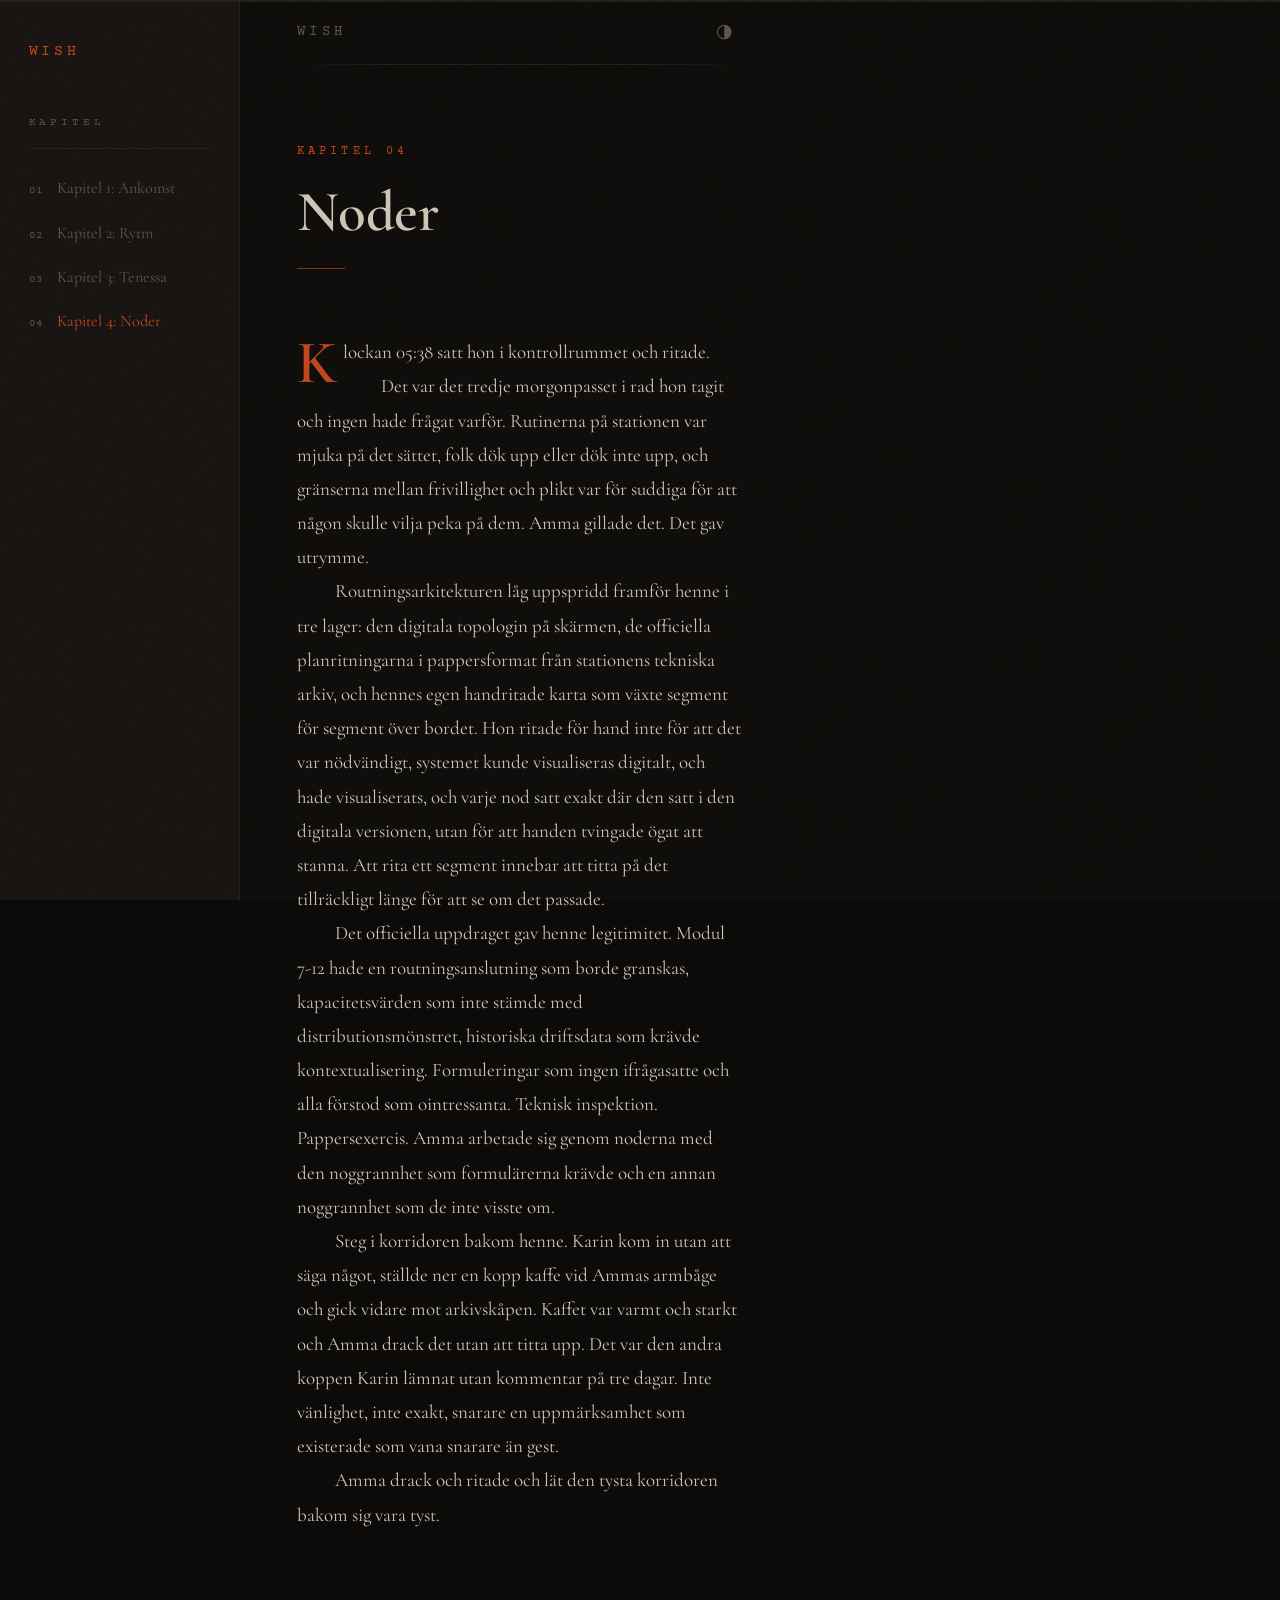
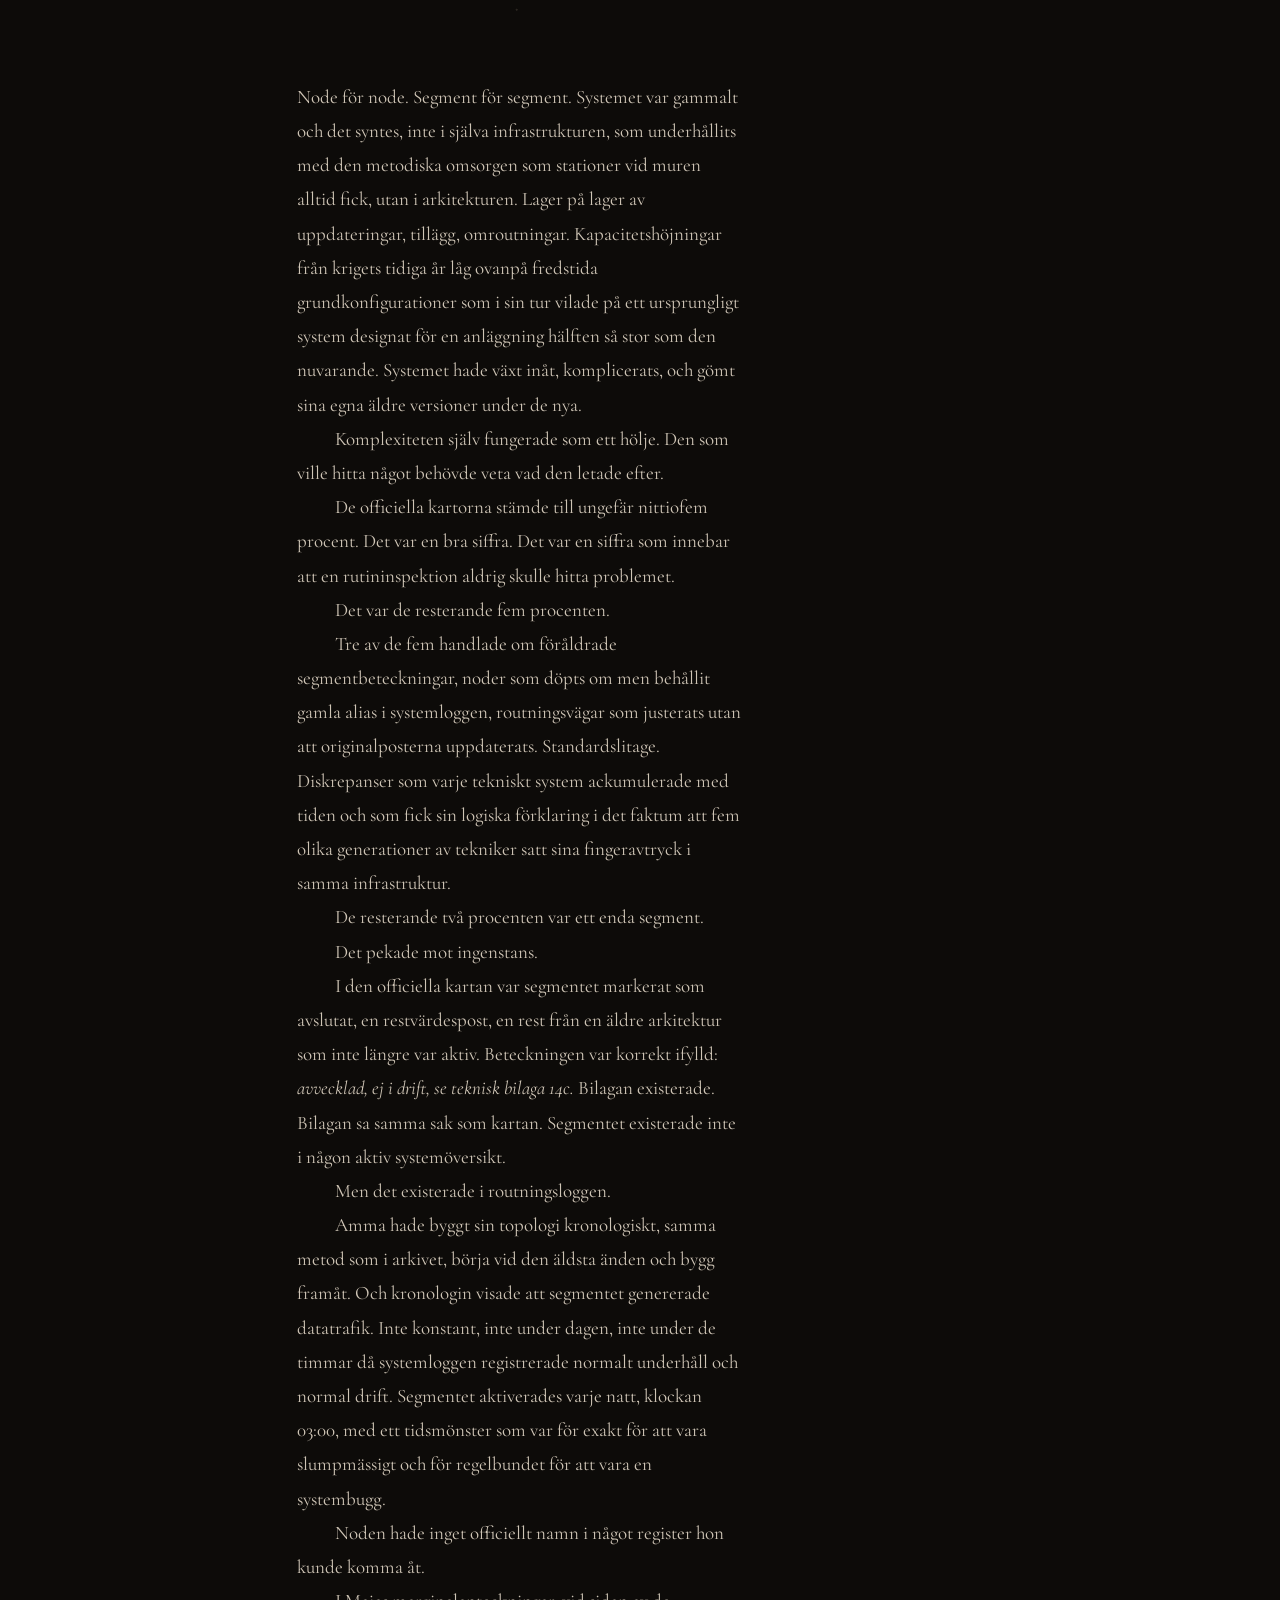
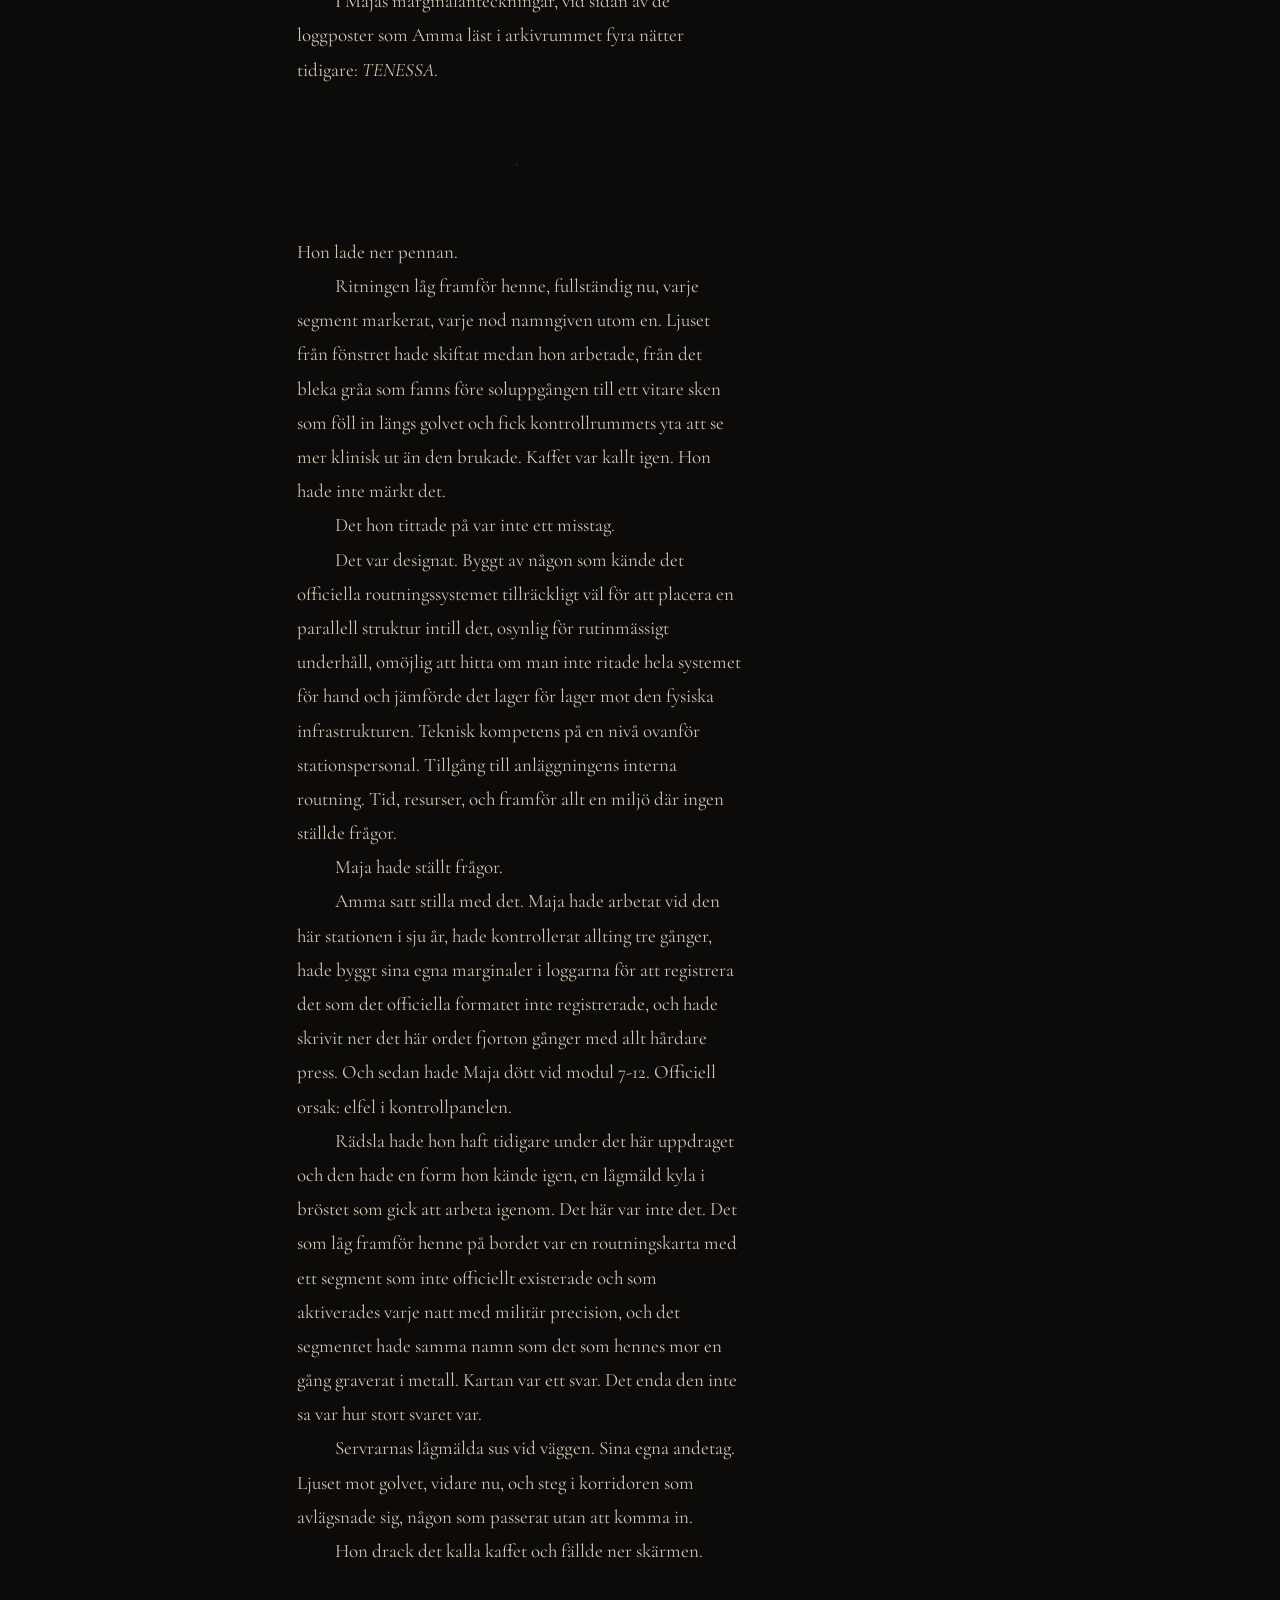
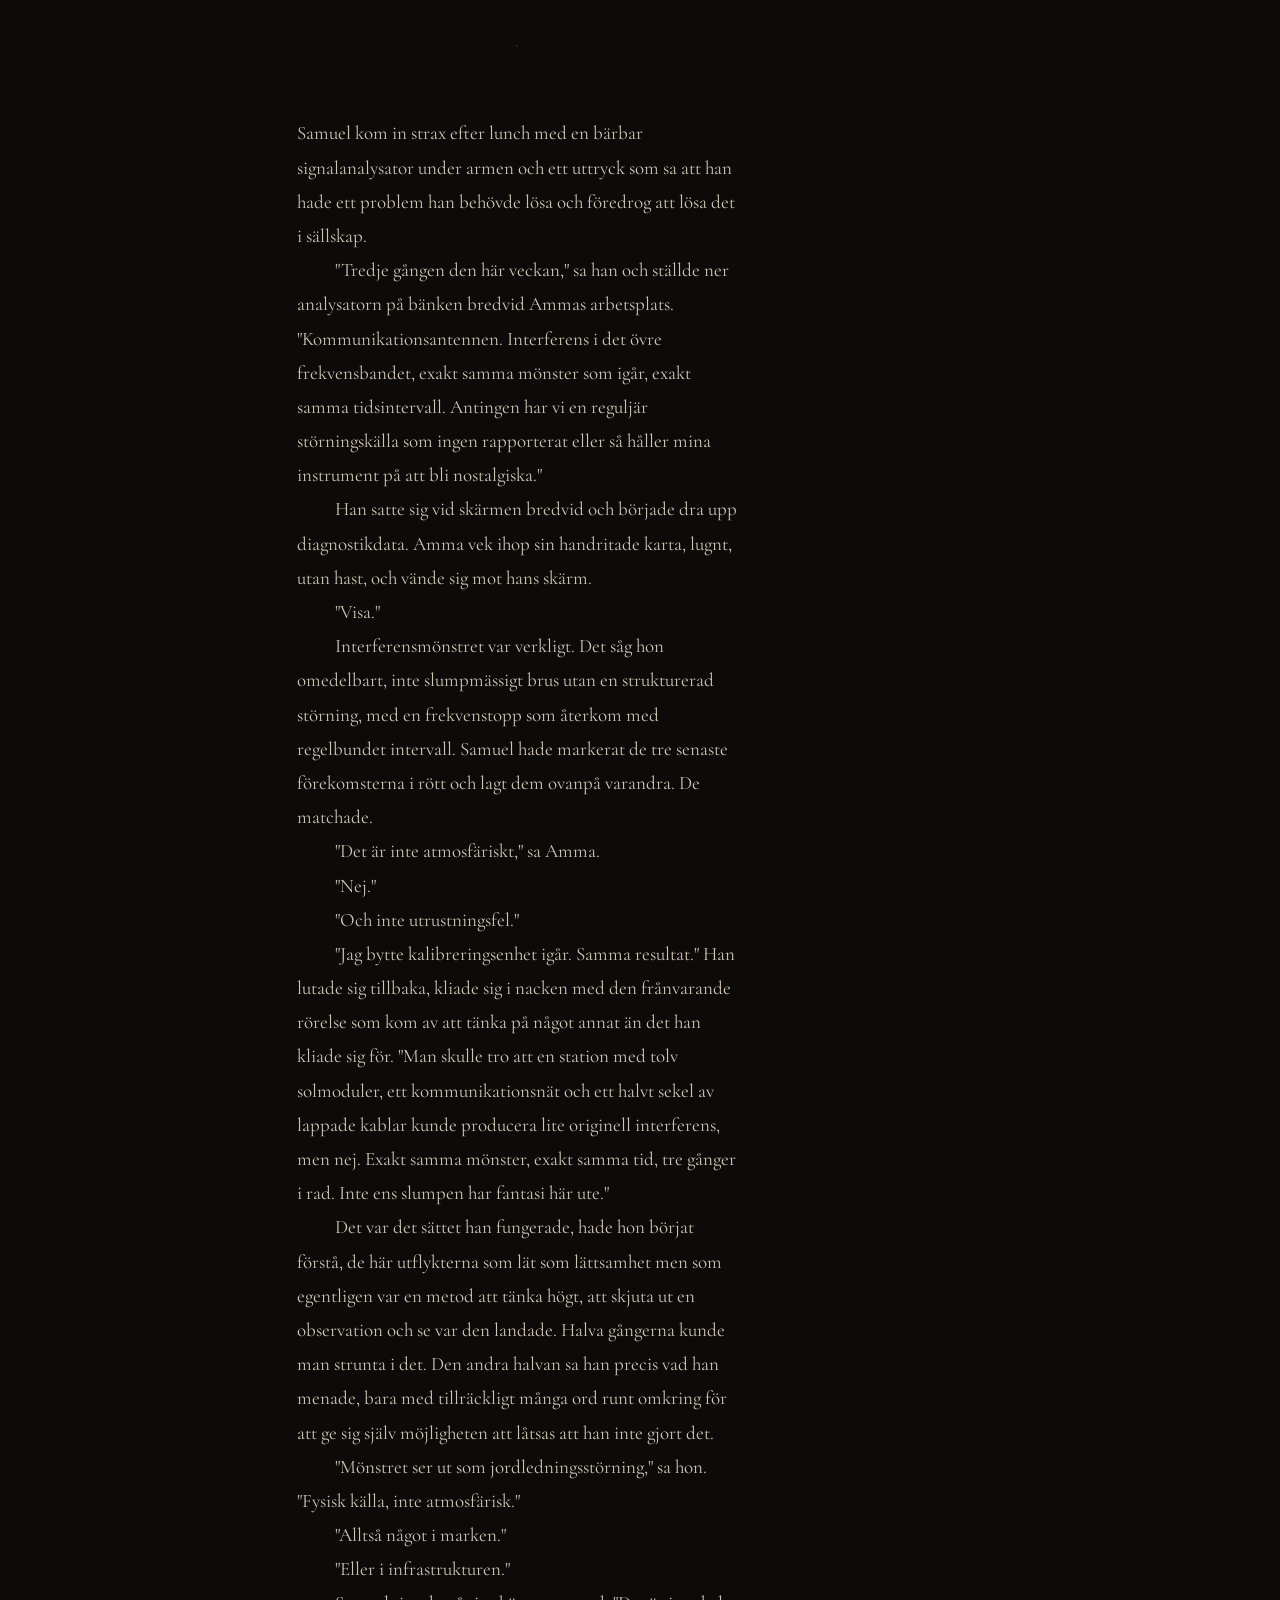
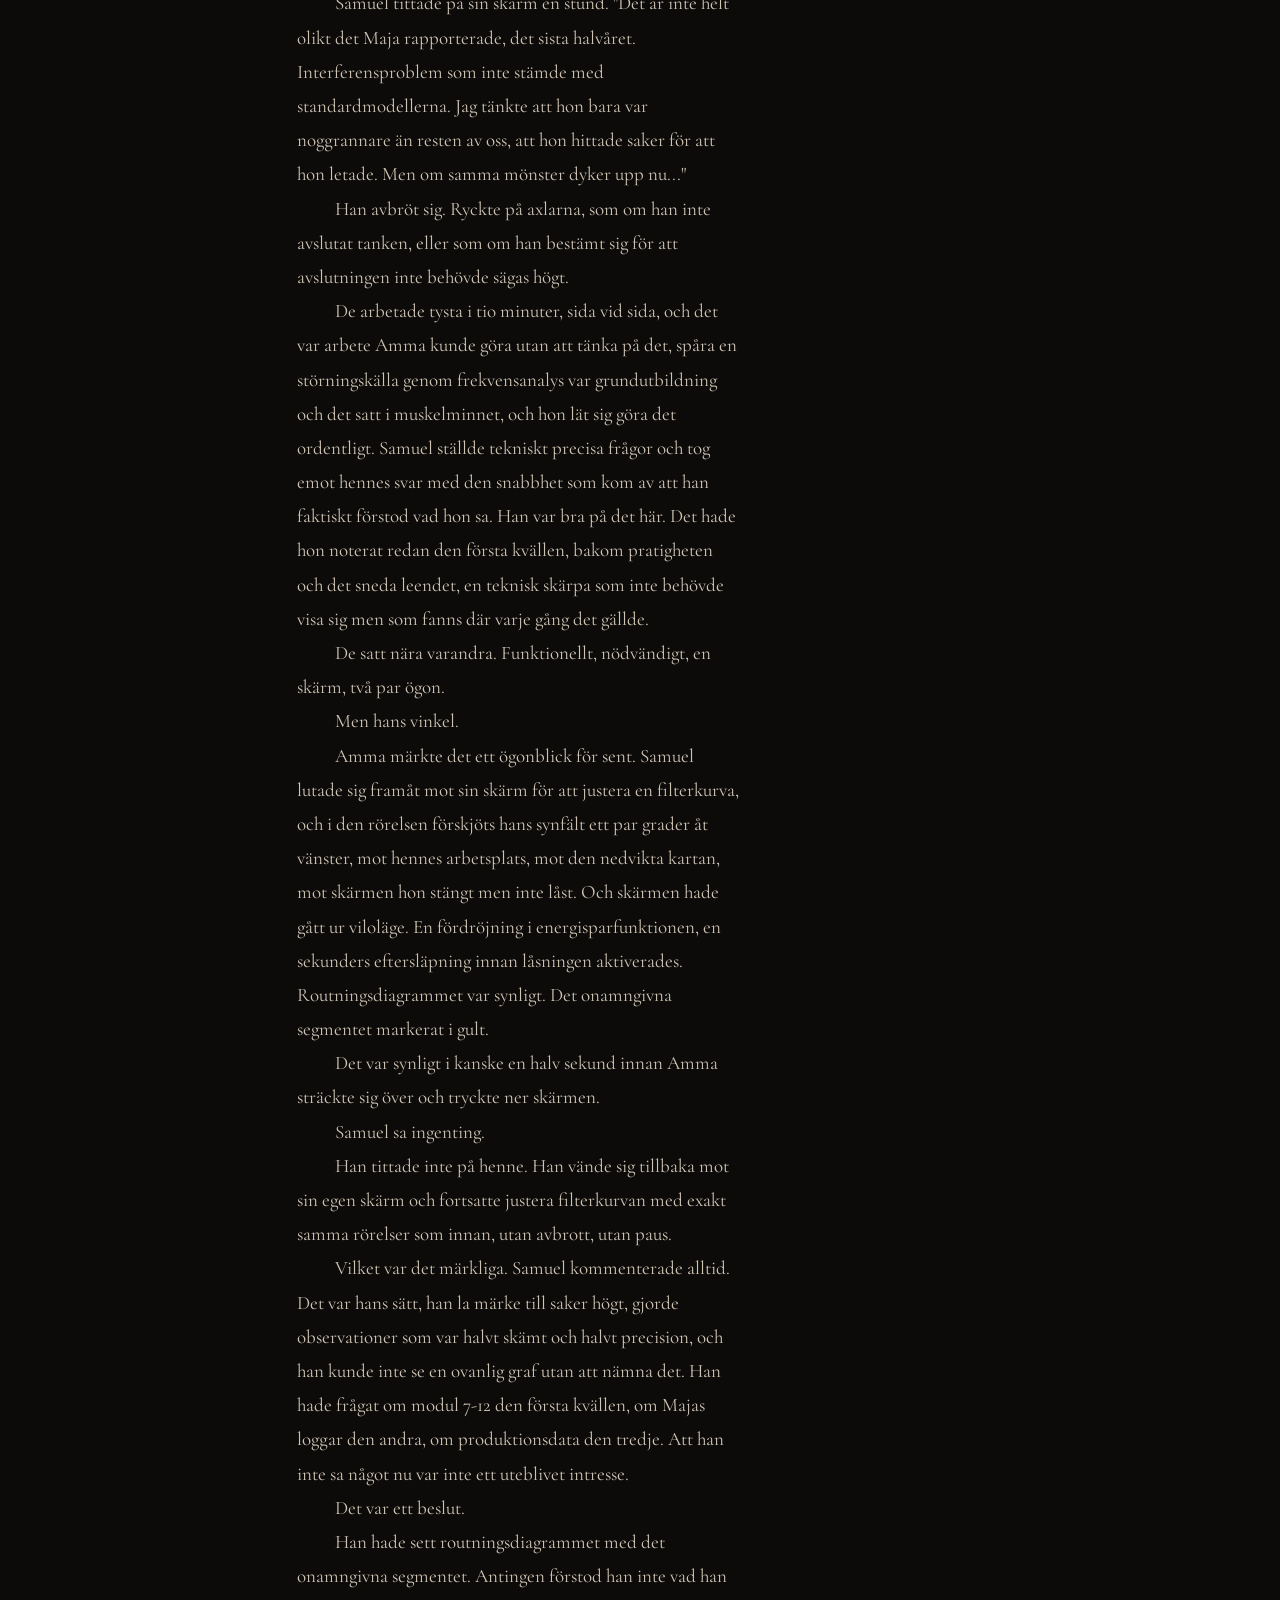
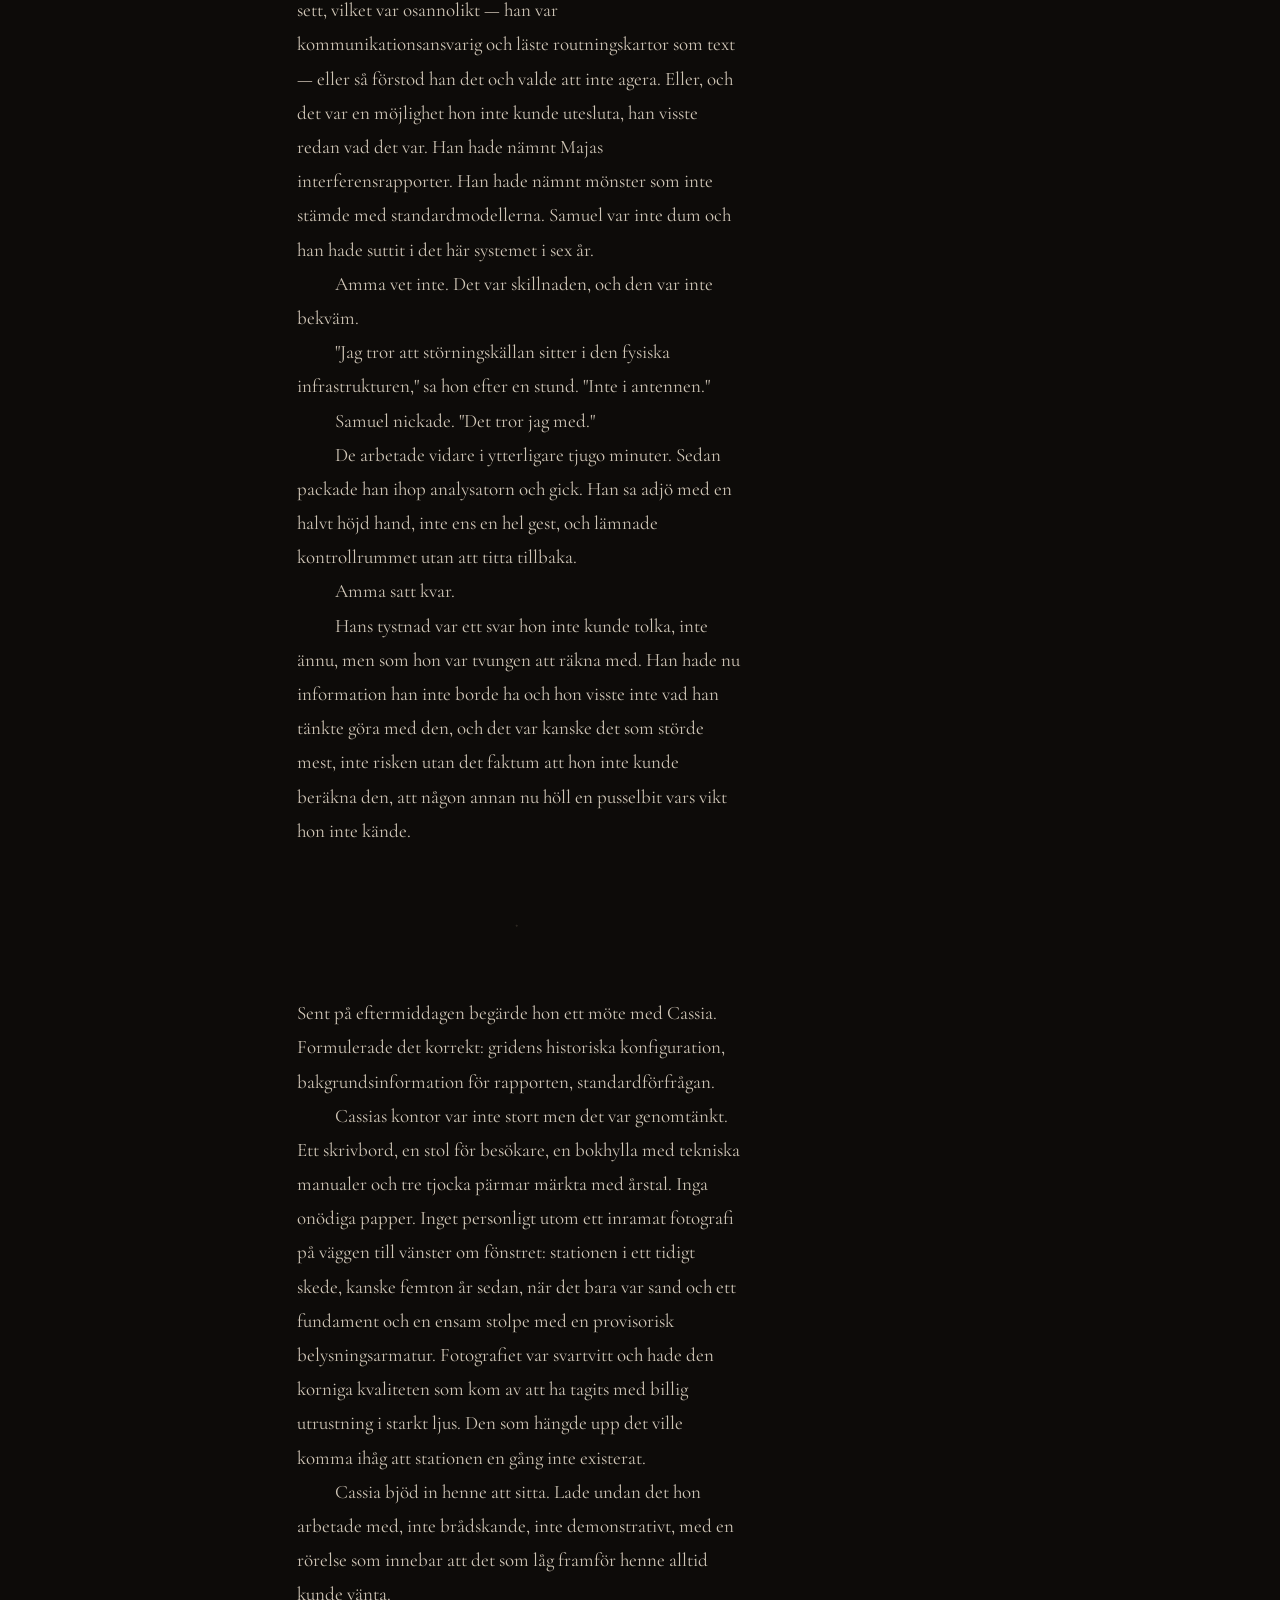
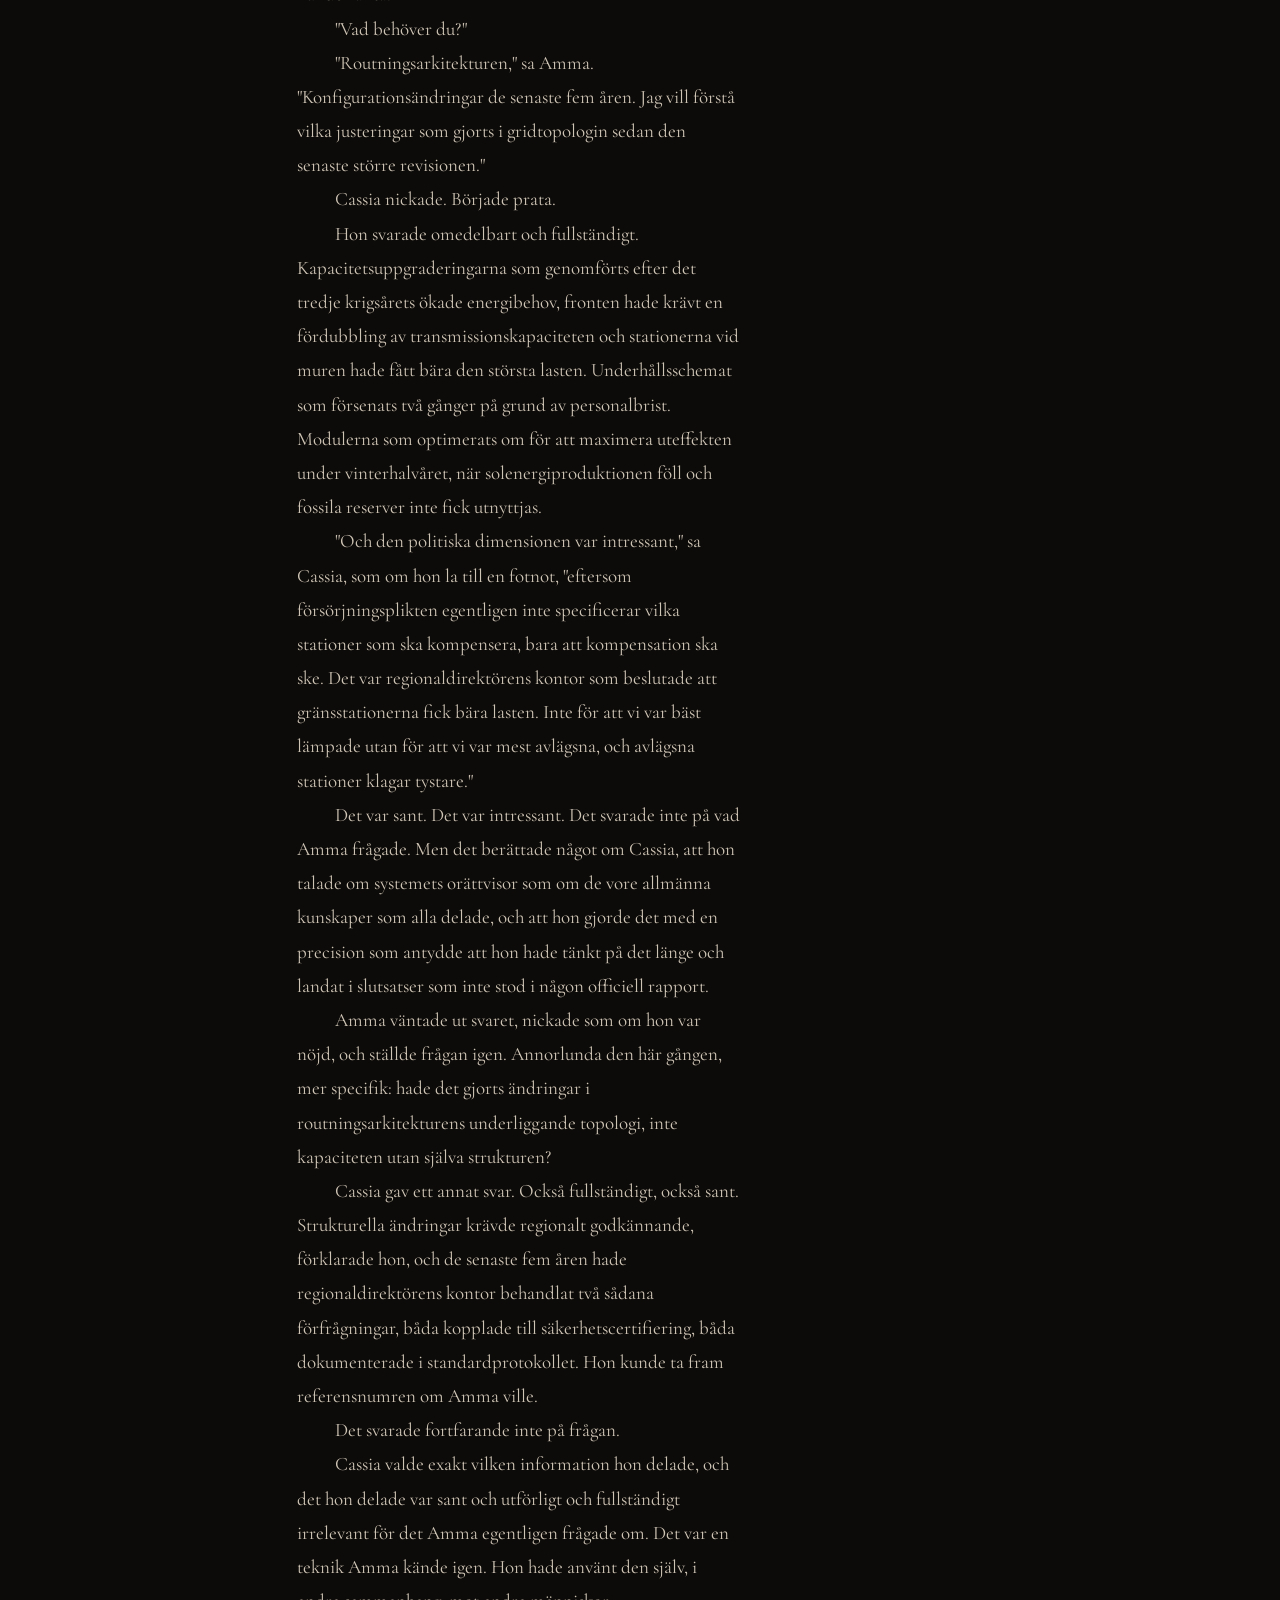
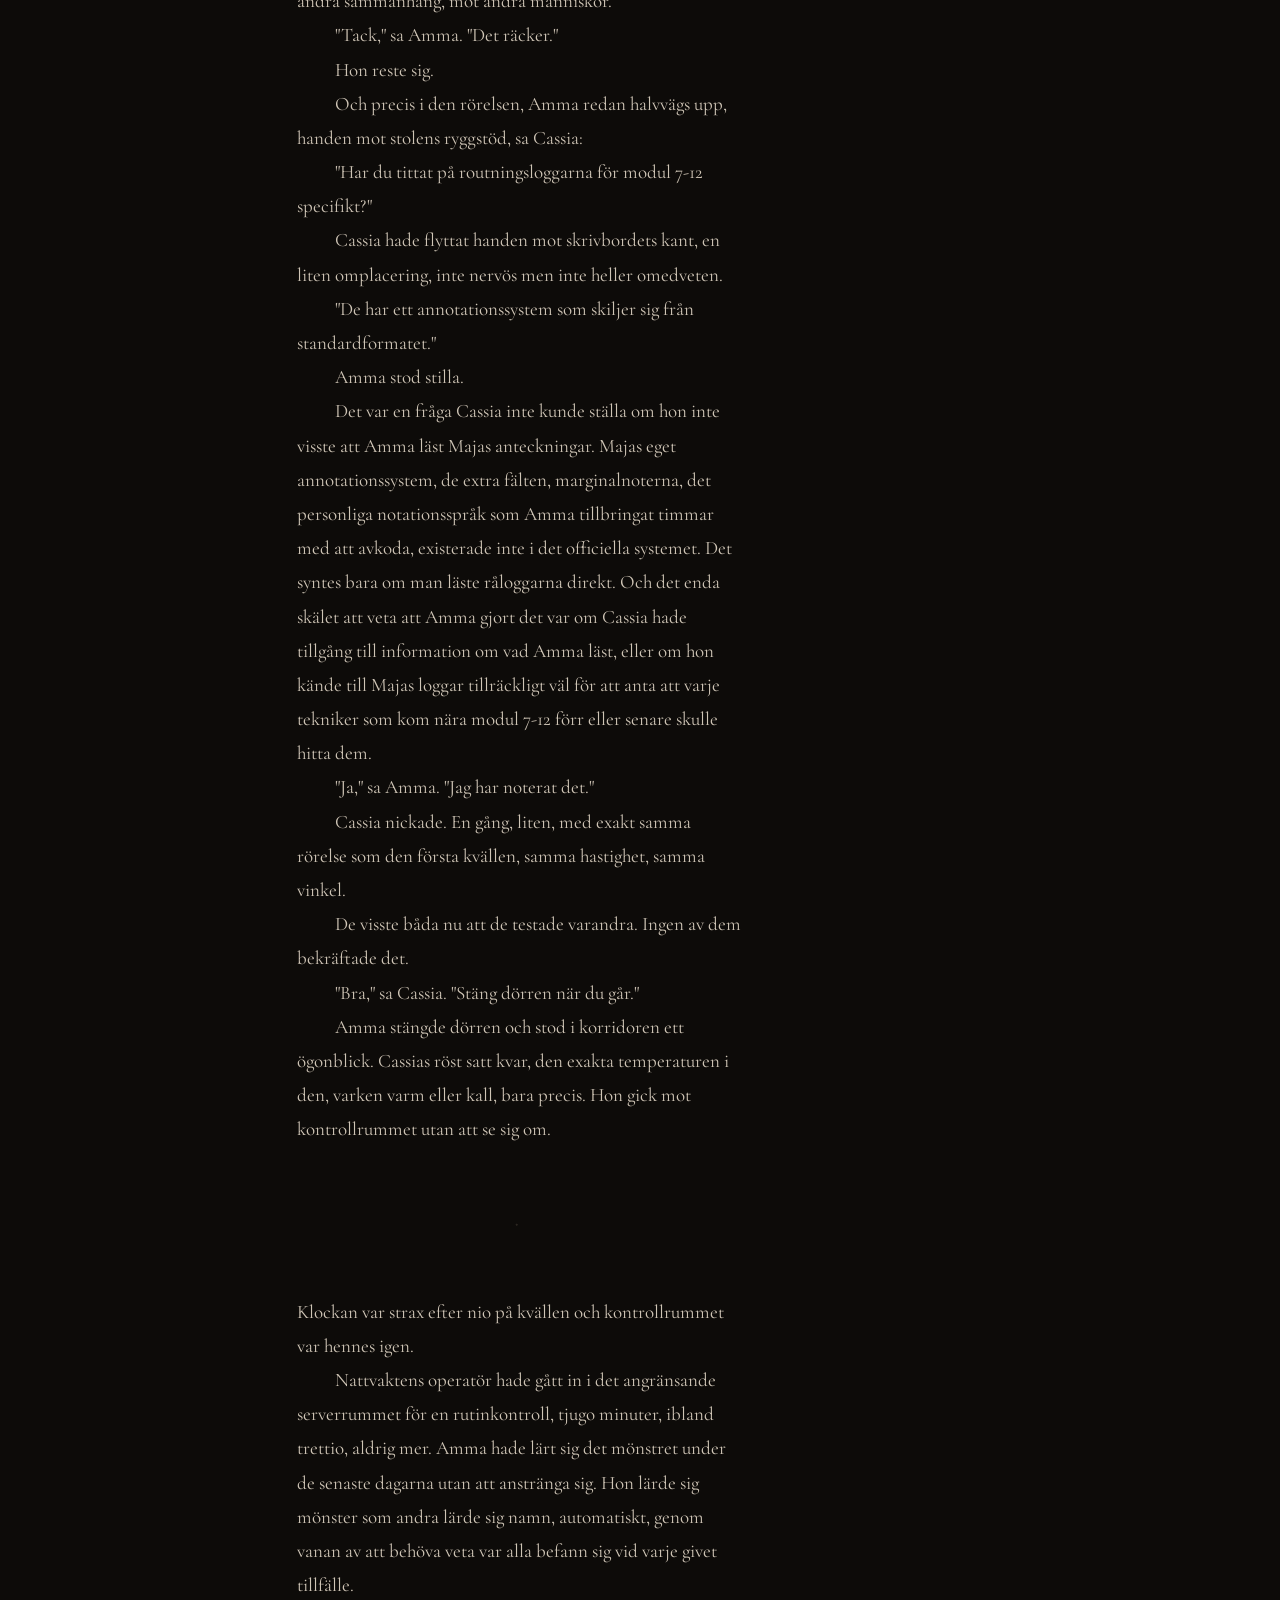
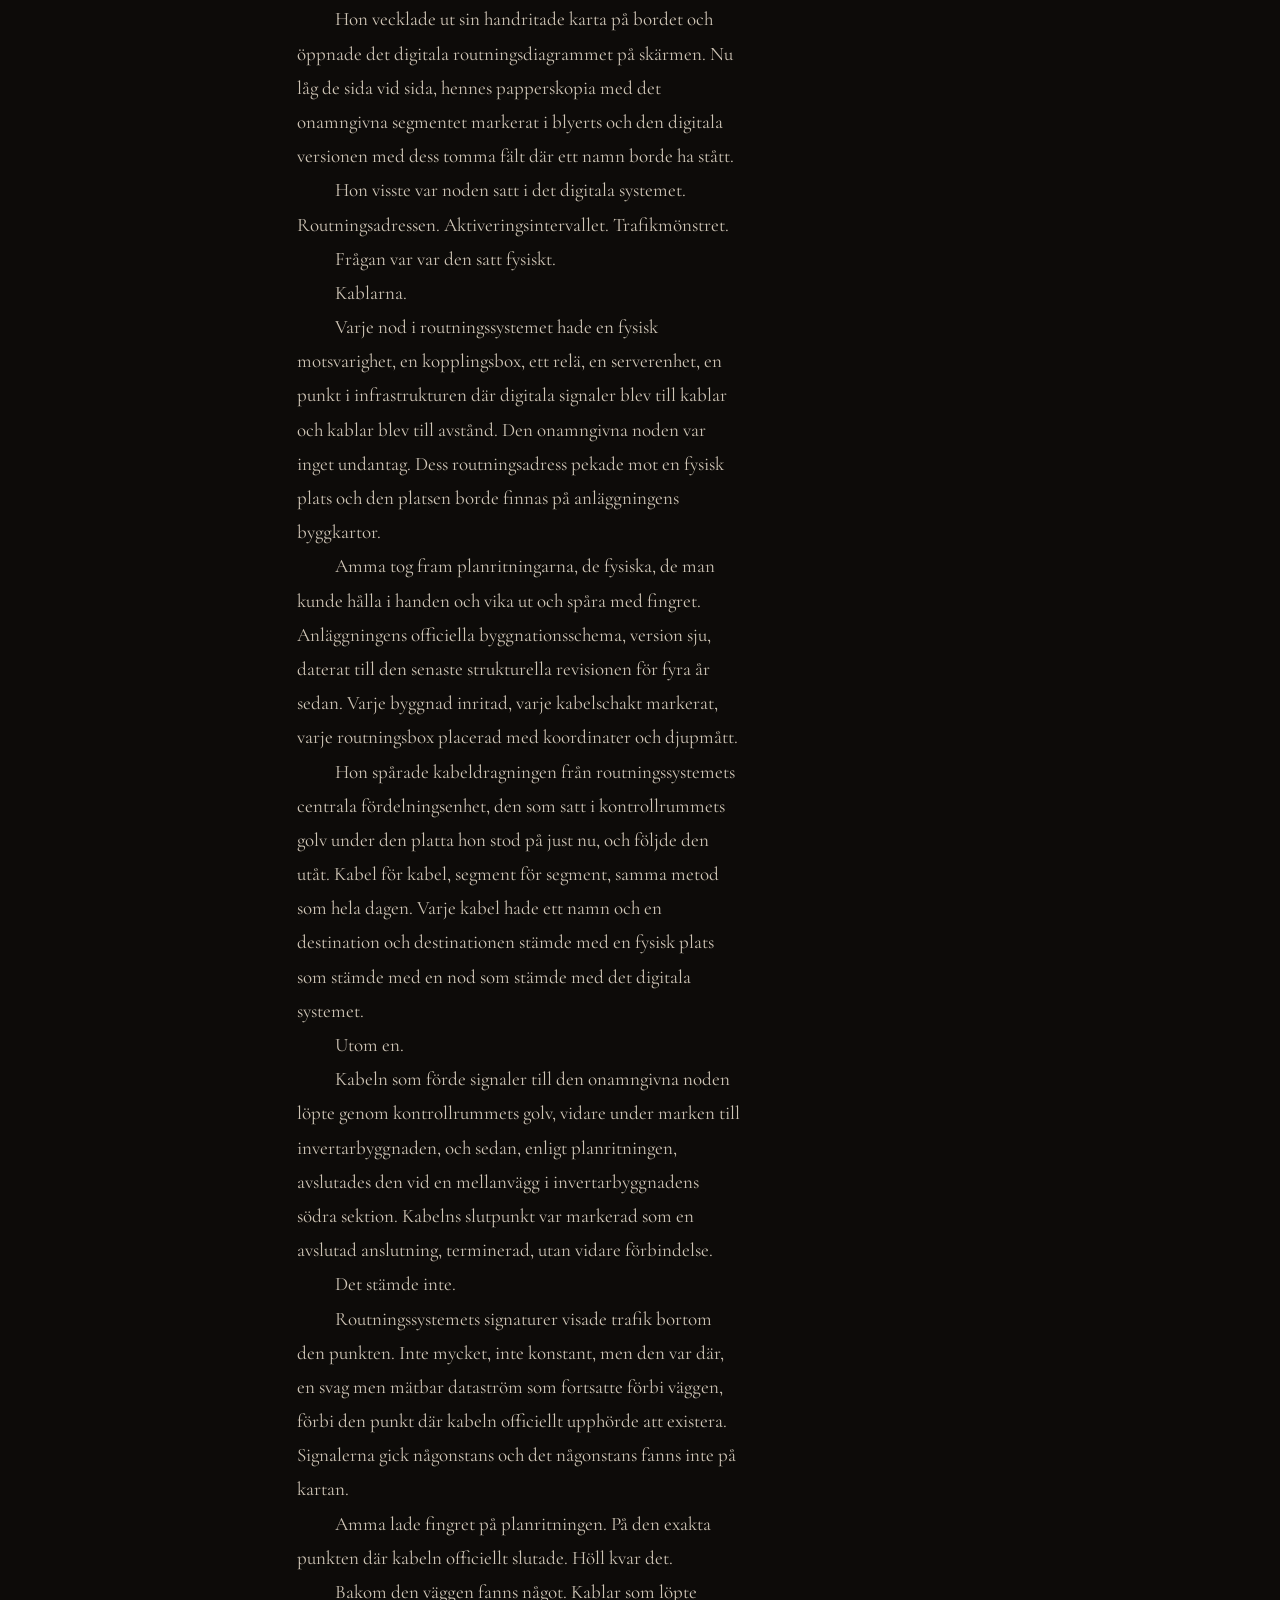
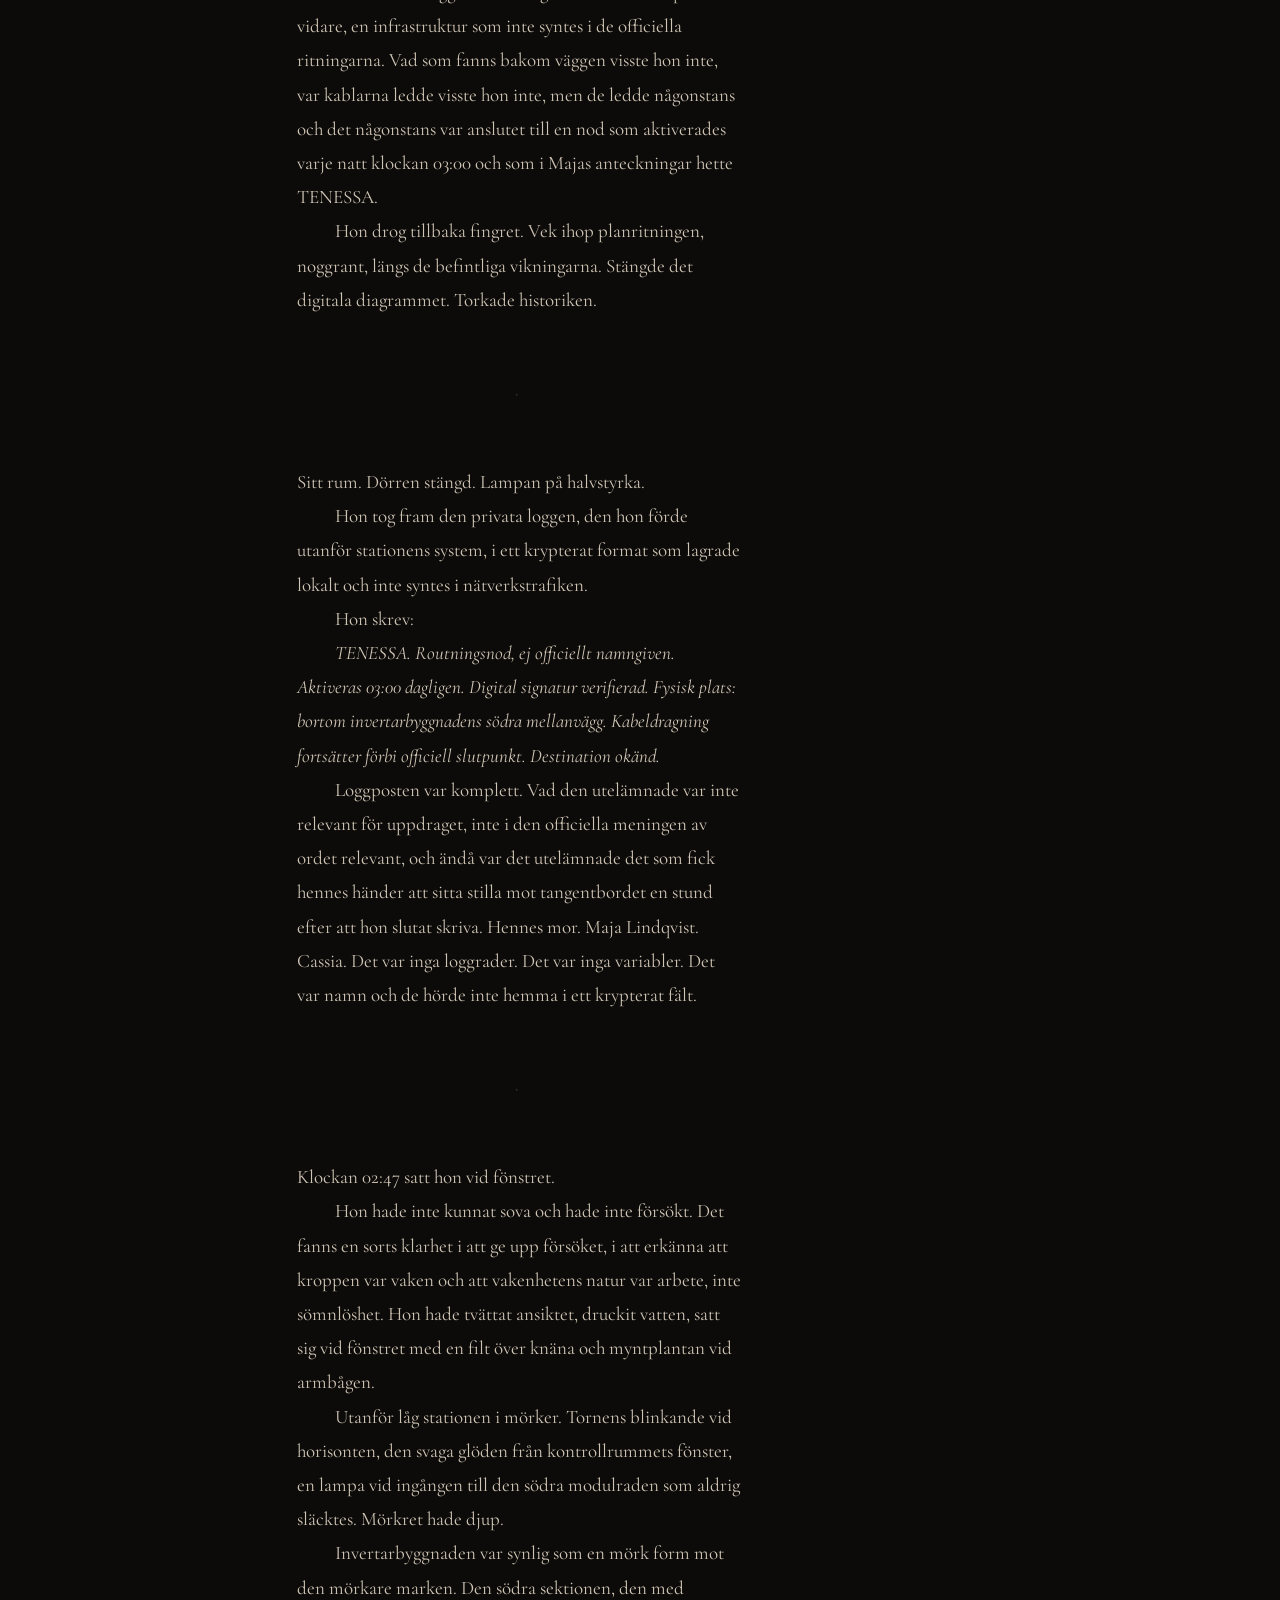
<file: docs/chapters/chapter-4.html>
<!DOCTYPE html>
<html lang="sv">
<head>
  <meta charset="UTF-8">
  <meta name="viewport" content="width=device-width, initial-scale=1.0">
  <title>Noder — Wish</title>
  <link rel="preconnect" href="https://fonts.googleapis.com"><link rel="preconnect" href="https://fonts.gstatic.com" crossorigin><link href="https://fonts.googleapis.com/css2?family=Cormorant+Garamond:ital,wght@0,400;0,600;1,400&family=Courier+Prime&display=swap" rel="stylesheet">
  <link rel="stylesheet" href="../style.css">
</head>
<body>
  <div class="progress-bar" id="pb"></div>

  <nav class="sidebar" id="sidebar">
    <div class="sidebar-brand">
      <a href="../index.html">WISH</a>
      <button class="sidebar-close" onclick="toggleSidebar()" aria-label="Stäng meny">✕</button>
    </div>
    <div class="sidebar-label">Kapitel</div>
    <ol class="chapter-list">
      <li><a href="../chapters/chapter-1.html">Kapitel 1: Ankomst</a></li>
<li><a href="../chapters/chapter-2.html">Kapitel 2: Rytm</a></li>
<li><a href="../chapters/chapter-3.html">Kapitel 3: Tenessa</a></li>
<li><a href="../chapters/chapter-4.html" class="active">Kapitel 4: Noder</a></li>

    </ol>
  </nav>
  <div class="overlay" id="overlay" onclick="toggleSidebar()"></div>

  <div class="reader">
    <header class="top-bar">
      <button class="menu-btn" onclick="toggleSidebar()" aria-label="Öppna meny">☰</button>
      <a class="top-brand" href="../index.html">WISH</a>
      <button class="theme-btn" onclick="toggleTheme()" aria-label="Byt tema">◑</button>
    </header>

    <div class="chapter-header">
      <span class="chapter-kicker">Kapitel 04</span>
      <h1>Noder</h1>
    </div>

    <article class="chapter-body">
<p>
Klockan 05:38 satt hon i kontrollrummet och ritade.
</p>
<p>
Det var det tredje morgonpasset i rad hon tagit och ingen hade frågat varför. Rutinerna på stationen var mjuka på det sättet, folk dök upp eller dök inte upp, och gränserna mellan frivillighet och plikt var för suddiga för att någon skulle vilja peka på dem. Amma gillade det. Det gav utrymme.
</p>
<p>
Routningsarkitekturen låg uppspridd framför henne i tre lager: den digitala topologin på skärmen, de officiella planritningarna i pappersformat från stationens tekniska arkiv, och hennes egen handritade karta som växte segment för segment över bordet. Hon ritade för hand inte för att det var nödvändigt, systemet kunde visualiseras digitalt, och hade visualiserats, och varje nod satt exakt där den satt i den digitala versionen, utan för att handen tvingade ögat att stanna. Att rita ett segment innebar att titta på det tillräckligt länge för att se om det passade.
</p>
<p>
Det officiella uppdraget gav henne legitimitet. Modul 7-12 hade en routningsanslutning som borde granskas, kapacitetsvärden som inte stämde med distributionsmönstret, historiska driftsdata som krävde kontextualisering. Formuleringar som ingen ifrågasatte och alla förstod som ointressanta. Teknisk inspektion. Pappersexercis. Amma arbetade sig genom noderna med den noggrannhet som formulärerna krävde och en annan noggrannhet som de inte visste om.
</p>
<p>
Steg i korridoren bakom henne. Karin kom in utan att säga något, ställde ner en kopp kaffe vid Ammas armbåge och gick vidare mot arkivskåpen. Kaffet var varmt och starkt och Amma drack det utan att titta upp. Det var den andra koppen Karin lämnat utan kommentar på tre dagar. Inte vänlighet, inte exakt, snarare en uppmärksamhet som existerade som vana snarare än gest.
</p>
<p>
Amma drack och ritade och lät den tysta korridoren bakom sig vara tyst.
</p>
<hr>
<p>
Node för node. Segment för segment. Systemet var gammalt och det syntes, inte i själva infrastrukturen, som underhållits med den metodiska omsorgen som stationer vid muren alltid fick, utan i arkitekturen. Lager på lager av uppdateringar, tillägg, omroutningar. Kapacitetshöjningar från krigets tidiga år låg ovanpå fredstida grundkonfigurationer som i sin tur vilade på ett ursprungligt system designat för en anläggning hälften så stor som den nuvarande. Systemet hade växt inåt, komplicerats, och gömt sina egna äldre versioner under de nya.
</p>
<p>
Komplexiteten själv fungerade som ett hölje. Den som ville hitta något behövde veta vad den letade efter.
</p>
<p>
De officiella kartorna stämde till ungefär nittiofem procent. Det var en bra siffra. Det var en siffra som innebar att en rutininspektion aldrig skulle hitta problemet.
</p>
<p>
Det var de resterande fem procenten.
</p>
<p>
Tre av de fem handlade om föråldrade segmentbeteckningar, noder som döpts om men behållit gamla alias i systemloggen, routningsvägar som justerats utan att originalposterna uppdaterats. Standardslitage. Diskrepanser som varje tekniskt system ackumulerade med tiden och som fick sin logiska förklaring i det faktum att fem olika generationer av tekniker satt sina fingeravtryck i samma infrastruktur.
</p>
<p>
De resterande två procenten var ett enda segment.
</p>
<p>
Det pekade mot ingenstans.
</p>
<p>
I den officiella kartan var segmentet markerat som avslutat, en restvärdespost, en rest från en äldre arkitektur som inte längre var aktiv. Beteckningen var korrekt ifylld: <em>avvecklad, ej i drift, se teknisk bilaga 14c.</em> Bilagan existerade. Bilagan sa samma sak som kartan. Segmentet existerade inte i någon aktiv systemöversikt.
</p>
<p>
Men det existerade i routningsloggen.
</p>
<p>
Amma hade byggt sin topologi kronologiskt, samma metod som i arkivet, börja vid den äldsta änden och bygg framåt. Och kronologin visade att segmentet genererade datatrafik. Inte konstant, inte under dagen, inte under de timmar då systemloggen registrerade normalt underhåll och normal drift. Segmentet aktiverades varje natt, klockan 03:00, med ett tidsmönster som var för exakt för att vara slumpmässigt och för regelbundet för att vara en systembugg.
</p>
<p>
Noden hade inget officiellt namn i något register hon kunde komma åt.
</p>
<p>
I Majas marginalanteckningar, vid sidan av de loggposter som Amma läst i arkivrummet fyra nätter tidigare: <em>TENESSA</em>.
</p>
<hr>
<p>
Hon lade ner pennan.
</p>
<p>
Ritningen låg framför henne, fullständig nu, varje segment markerat, varje nod namngiven utom en. Ljuset från fönstret hade skiftat medan hon arbetade, från det bleka gråa som fanns före soluppgången till ett vitare sken som föll in längs golvet och fick kontrollrummets yta att se mer klinisk ut än den brukade. Kaffet var kallt igen. Hon hade inte märkt det.
</p>
<p>
Det hon tittade på var inte ett misstag.
</p>
<p>
Det var designat. Byggt av någon som kände det officiella routningssystemet tillräckligt väl för att placera en parallell struktur intill det, osynlig för rutinmässigt underhåll, omöjlig att hitta om man inte ritade hela systemet för hand och jämförde det lager för lager mot den fysiska infrastrukturen. Teknisk kompetens på en nivå ovanför stationspersonal. Tillgång till anläggningens interna routning. Tid, resurser, och framför allt en miljö där ingen ställde frågor.
</p>
<p>
Maja hade ställt frågor.
</p>
<p>
Amma satt stilla med det. Maja hade arbetat vid den här stationen i sju år, hade kontrollerat allting tre gånger, hade byggt sina egna marginaler i loggarna för att registrera det som det officiella formatet inte registrerade, och hade skrivit ner det här ordet fjorton gånger med allt hårdare press. Och sedan hade Maja dött vid modul 7-12. Officiell orsak: elfel i kontrollpanelen.
</p>
<p>
Rädsla hade hon haft tidigare under det här uppdraget och den hade en form hon kände igen, en lågmäld kyla i bröstet som gick att arbeta igenom. Det här var inte det. Det som låg framför henne på bordet var en routningskarta med ett segment som inte officiellt existerade och som aktiverades varje natt med militär precision, och det segmentet hade samma namn som det som hennes mor en gång graverat i metall. Kartan var ett svar. Det enda den inte sa var hur stort svaret var.
</p>
<p>
Servrarnas lågmälda sus vid väggen. Sina egna andetag. Ljuset mot golvet, vidare nu, och steg i korridoren som avlägsnade sig, någon som passerat utan att komma in.
</p>
<p>
Hon drack det kalla kaffet och fällde ner skärmen.
</p>
<hr>
<p>
Samuel kom in strax efter lunch med en bärbar signalanalysator under armen och ett uttryck som sa att han hade ett problem han behövde lösa och föredrog att lösa det i sällskap.
</p>
<p>
"Tredje gången den här veckan," sa han och ställde ner analysatorn på bänken bredvid Ammas arbetsplats. "Kommunikationsantennen. Interferens i det övre frekvensbandet, exakt samma mönster som igår, exakt samma tidsintervall. Antingen har vi en reguljär störningskälla som ingen rapporterat eller så håller mina instrument på att bli nostalgiska."
</p>
<p>
Han satte sig vid skärmen bredvid och började dra upp diagnostikdata. Amma vek ihop sin handritade karta, lugnt, utan hast, och vände sig mot hans skärm.
</p>
<p>
"Visa."
</p>
<p>
Interferensmönstret var verkligt. Det såg hon omedelbart, inte slumpmässigt brus utan en strukturerad störning, med en frekvenstopp som återkom med regelbundet intervall. Samuel hade markerat de tre senaste förekomsterna i rött och lagt dem ovanpå varandra. De matchade.
</p>
<p>
"Det är inte atmosfäriskt," sa Amma.
</p>
<p>
"Nej."
</p>
<p>
"Och inte utrustningsfel."
</p>
<p>
"Jag bytte kalibreringsenhet igår. Samma resultat." Han lutade sig tillbaka, kliade sig i nacken med den frånvarande rörelse som kom av att tänka på något annat än det han kliade sig för. "Man skulle tro att en station med tolv solmoduler, ett kommunikationsnät och ett halvt sekel av lappade kablar kunde producera lite originell interferens, men nej. Exakt samma mönster, exakt samma tid, tre gånger i rad. Inte ens slumpen har fantasi här ute."
</p>
<p>
Det var det sättet han fungerade, hade hon börjat förstå, de här utflykterna som lät som lättsamhet men som egentligen var en metod att tänka högt, att skjuta ut en observation och se var den landade. Halva gångerna kunde man strunta i det. Den andra halvan sa han precis vad han menade, bara med tillräckligt många ord runt omkring för att ge sig själv möjligheten att låtsas att han inte gjort det.
</p>
<p>
"Mönstret ser ut som jordledningsstörning," sa hon. "Fysisk källa, inte atmosfärisk."
</p>
<p>
"Alltså något i marken."
</p>
<p>
"Eller i infrastrukturen."
</p>
<p>
Samuel tittade på sin skärm en stund. "Det är inte helt olikt det Maja rapporterade, det sista halvåret. Interferensproblem som inte stämde med standardmodellerna. Jag tänkte att hon bara var noggrannare än resten av oss, att hon hittade saker för att hon letade. Men om samma mönster dyker upp nu..."
</p>
<p>
Han avbröt sig. Ryckte på axlarna, som om han inte avslutat tanken, eller som om han bestämt sig för att avslutningen inte behövde sägas högt.
</p>
<p>
De arbetade tysta i tio minuter, sida vid sida, och det var arbete Amma kunde göra utan att tänka på det, spåra en störningskälla genom frekvensanalys var grundutbildning och det satt i muskelminnet, och hon lät sig göra det ordentligt. Samuel ställde tekniskt precisa frågor och tog emot hennes svar med den snabbhet som kom av att han faktiskt förstod vad hon sa. Han var bra på det här. Det hade hon noterat redan den första kvällen, bakom pratigheten och det sneda leendet, en teknisk skärpa som inte behövde visa sig men som fanns där varje gång det gällde.
</p>
<p>
De satt nära varandra. Funktionellt, nödvändigt, en skärm, två par ögon.
</p>
<p>
Men hans vinkel.
</p>
<p>
Amma märkte det ett ögonblick för sent. Samuel lutade sig framåt mot sin skärm för att justera en filterkurva, och i den rörelsen förskjöts hans synfält ett par grader åt vänster, mot hennes arbetsplats, mot den nedvikta kartan, mot skärmen hon stängt men inte låst. Och skärmen hade gått ur viloläge. En fördröjning i energisparfunktionen, en sekunders eftersläpning innan låsningen aktiverades. Routningsdiagrammet var synligt. Det onamngivna segmentet markerat i gult.
</p>
<p>
Det var synligt i kanske en halv sekund innan Amma sträckte sig över och tryckte ner skärmen.
</p>
<p>
Samuel sa ingenting.
</p>
<p>
Han tittade inte på henne. Han vände sig tillbaka mot sin egen skärm och fortsatte justera filterkurvan med exakt samma rörelser som innan, utan avbrott, utan paus.
</p>
<p>
Vilket var det märkliga. Samuel kommenterade alltid. Det var hans sätt, han la märke till saker högt, gjorde observationer som var halvt skämt och halvt precision, och han kunde inte se en ovanlig graf utan att nämna det. Han hade frågat om modul 7-12 den första kvällen, om Majas loggar den andra, om produktionsdata den tredje. Att han inte sa något nu var inte ett uteblivet intresse.
</p>
<p>
Det var ett beslut.
</p>
<p>
Han hade sett routningsdiagrammet med det onamngivna segmentet. Antingen förstod han inte vad han sett, vilket var osannolikt — han var kommunikationsansvarig och läste routningskartor som text — eller så förstod han det och valde att inte agera. Eller, och det var en möjlighet hon inte kunde utesluta, han visste redan vad det var. Han hade nämnt Majas interferensrapporter. Han hade nämnt mönster som inte stämde med standardmodellerna. Samuel var inte dum och han hade suttit i det här systemet i sex år.
</p>
<p>
Amma vet inte. Det var skillnaden, och den var inte bekväm.
</p>
<p>
"Jag tror att störningskällan sitter i den fysiska infrastrukturen," sa hon efter en stund. "Inte i antennen."
</p>
<p>
Samuel nickade. "Det tror jag med."
</p>
<p>
De arbetade vidare i ytterligare tjugo minuter. Sedan packade han ihop analysatorn och gick. Han sa adjö med en halvt höjd hand, inte ens en hel gest, och lämnade kontrollrummet utan att titta tillbaka.
</p>
<p>
Amma satt kvar.
</p>
<p>
Hans tystnad var ett svar hon inte kunde tolka, inte ännu, men som hon var tvungen att räkna med. Han hade nu information han inte borde ha och hon visste inte vad han tänkte göra med den, och det var kanske det som störde mest, inte risken utan det faktum att hon inte kunde beräkna den, att någon annan nu höll en pusselbit vars vikt hon inte kände.
</p>
<hr>
<p>
Sent på eftermiddagen begärde hon ett möte med Cassia. Formulerade det korrekt: gridens historiska konfiguration, bakgrundsinformation för rapporten, standardförfrågan.
</p>
<p>
Cassias kontor var inte stort men det var genomtänkt. Ett skrivbord, en stol för besökare, en bokhylla med tekniska manualer och tre tjocka pärmar märkta med årstal. Inga onödiga papper. Inget personligt utom ett inramat fotografi på väggen till vänster om fönstret: stationen i ett tidigt skede, kanske femton år sedan, när det bara var sand och ett fundament och en ensam stolpe med en provisorisk belysningsarmatur. Fotografiet var svartvitt och hade den korniga kvaliteten som kom av att ha tagits med billig utrustning i starkt ljus. Den som hängde upp det ville komma ihåg att stationen en gång inte existerat.
</p>
<p>
Cassia bjöd in henne att sitta. Lade undan det hon arbetade med, inte brådskande, inte demonstrativt, med en rörelse som innebar att det som låg framför henne alltid kunde vänta.
</p>
<p>
"Vad behöver du?"
</p>
<p>
"Routningsarkitekturen," sa Amma. "Konfigurationsändringar de senaste fem åren. Jag vill förstå vilka justeringar som gjorts i gridtopologin sedan den senaste större revisionen."
</p>
<p>
Cassia nickade. Började prata.
</p>
<p>
Hon svarade omedelbart och fullständigt. Kapacitetsuppgraderingarna som genomförts efter det tredje krigsårets ökade energibehov, fronten hade krävt en fördubbling av transmissionskapaciteten och stationerna vid muren hade fått bära den största lasten. Underhållsschemat som försenats två gånger på grund av personalbrist. Modulerna som optimerats om för att maximera uteffekten under vinterhalvåret, när solenergiproduktionen föll och fossila reserver inte fick utnyttjas.
</p>
<p>
"Och den politiska dimensionen var intressant," sa Cassia, som om hon la till en fotnot, "eftersom försörjningsplikten egentligen inte specificerar vilka stationer som ska kompensera, bara att kompensation ska ske. Det var regionaldirektörens kontor som beslutade att gränsstationerna fick bära lasten. Inte för att vi var bäst lämpade utan för att vi var mest avlägsna, och avlägsna stationer klagar tystare."
</p>
<p>
Det var sant. Det var intressant. Det svarade inte på vad Amma frågade. Men det berättade något om Cassia, att hon talade om systemets orättvisor som om de vore allmänna kunskaper som alla delade, och att hon gjorde det med en precision som antydde att hon hade tänkt på det länge och landat i slutsatser som inte stod i någon officiell rapport.
</p>
<p>
Amma väntade ut svaret, nickade som om hon var nöjd, och ställde frågan igen. Annorlunda den här gången, mer specifik: hade det gjorts ändringar i routningsarkitekturens underliggande topologi, inte kapaciteten utan själva strukturen?
</p>
<p>
Cassia gav ett annat svar. Också fullständigt, också sant. Strukturella ändringar krävde regionalt godkännande, förklarade hon, och de senaste fem åren hade regionaldirektörens kontor behandlat två sådana förfrågningar, båda kopplade till säkerhetscertifiering, båda dokumenterade i standardprotokollet. Hon kunde ta fram referensnumren om Amma ville.
</p>
<p>
Det svarade fortfarande inte på frågan.
</p>
<p>
Cassia valde exakt vilken information hon delade, och det hon delade var sant och utförligt och fullständigt irrelevant för det Amma egentligen frågade om. Det var en teknik Amma kände igen. Hon hade använt den själv, i andra sammanhang, mot andra människor.
</p>
<p>
"Tack," sa Amma. "Det räcker."
</p>
<p>
Hon reste sig.
</p>
<p>
Och precis i den rörelsen, Amma redan halvvägs upp, handen mot stolens ryggstöd, sa Cassia:
</p>
<p>
"Har du tittat på routningsloggarna för modul 7-12 specifikt?"
</p>
<p>
Cassia hade flyttat handen mot skrivbordets kant, en liten omplacering, inte nervös men inte heller omedveten.
</p>
<p>
"De har ett annotationssystem som skiljer sig från standardformatet."
</p>
<p>
Amma stod stilla.
</p>
<p>
Det var en fråga Cassia inte kunde ställa om hon inte visste att Amma läst Majas anteckningar. Majas eget annotationssystem, de extra fälten, marginalnoterna, det personliga notationsspråk som Amma tillbringat timmar med att avkoda, existerade inte i det officiella systemet. Det syntes bara om man läste råloggarna direkt. Och det enda skälet att veta att Amma gjort det var om Cassia hade tillgång till information om vad Amma läst, eller om hon kände till Majas loggar tillräckligt väl för att anta att varje tekniker som kom nära modul 7-12 förr eller senare skulle hitta dem.
</p>
<p>
"Ja," sa Amma. "Jag har noterat det."
</p>
<p>
Cassia nickade. En gång, liten, med exakt samma rörelse som den första kvällen, samma hastighet, samma vinkel.
</p>
<p>
De visste båda nu att de testade varandra. Ingen av dem bekräftade det.
</p>
<p>
"Bra," sa Cassia. "Stäng dörren när du går."
</p>
<p>
Amma stängde dörren och stod i korridoren ett ögonblick. Cassias röst satt kvar, den exakta temperaturen i den, varken varm eller kall, bara precis. Hon gick mot kontrollrummet utan att se sig om.
</p>
<hr>
<p>
Klockan var strax efter nio på kvällen och kontrollrummet var hennes igen.
</p>
<p>
Nattvaktens operatör hade gått in i det angränsande serverrummet för en rutinkontroll, tjugo minuter, ibland trettio, aldrig mer. Amma hade lärt sig det mönstret under de senaste dagarna utan att anstränga sig. Hon lärde sig mönster som andra lärde sig namn, automatiskt, genom vanan av att behöva veta var alla befann sig vid varje givet tillfälle.
</p>
<p>
Hon vecklade ut sin handritade karta på bordet och öppnade det digitala routningsdiagrammet på skärmen. Nu låg de sida vid sida, hennes papperskopia med det onamngivna segmentet markerat i blyerts och den digitala versionen med dess tomma fält där ett namn borde ha stått.
</p>
<p>
Hon visste var noden satt i det digitala systemet. Routningsadressen. Aktiveringsintervallet. Trafikmönstret.
</p>
<p>
Frågan var var den satt fysiskt.
</p>
<p>
Kablarna.
</p>
<p>
Varje nod i routningssystemet hade en fysisk motsvarighet, en kopplingsbox, ett relä, en serverenhet, en punkt i infrastrukturen där digitala signaler blev till kablar och kablar blev till avstånd. Den onamngivna noden var inget undantag. Dess routningsadress pekade mot en fysisk plats och den platsen borde finnas på anläggningens byggkartor.
</p>
<p>
Amma tog fram planritningarna, de fysiska, de man kunde hålla i handen och vika ut och spåra med fingret. Anläggningens officiella byggnationsschema, version sju, daterat till den senaste strukturella revisionen för fyra år sedan. Varje byggnad inritad, varje kabelschakt markerat, varje routningsbox placerad med koordinater och djupmått.
</p>
<p>
Hon spårade kabeldragningen från routningssystemets centrala fördelningsenhet, den som satt i kontrollrummets golv under den platta hon stod på just nu, och följde den utåt. Kabel för kabel, segment för segment, samma metod som hela dagen. Varje kabel hade ett namn och en destination och destinationen stämde med en fysisk plats som stämde med en nod som stämde med det digitala systemet.
</p>
<p>
Utom en.
</p>
<p>
Kabeln som förde signaler till den onamngivna noden löpte genom kontrollrummets golv, vidare under marken till invertarbyggnaden, och sedan, enligt planritningen, avslutades den vid en mellanvägg i invertarbyggnadens södra sektion. Kabelns slutpunkt var markerad som en avslutad anslutning, terminerad, utan vidare förbindelse.
</p>
<p>
Det stämde inte.
</p>
<p>
Routningssystemets signaturer visade trafik bortom den punkten. Inte mycket, inte konstant, men den var där, en svag men mätbar dataström som fortsatte förbi väggen, förbi den punkt där kabeln officiellt upphörde att existera. Signalerna gick någonstans och det någonstans fanns inte på kartan.
</p>
<p>
Amma lade fingret på planritningen. På den exakta punkten där kabeln officiellt slutade. Höll kvar det.
</p>
<p>
Bakom den väggen fanns något. Kablar som löpte vidare, en infrastruktur som inte syntes i de officiella ritningarna. Vad som fanns bakom väggen visste hon inte, var kablarna ledde visste hon inte, men de ledde någonstans och det någonstans var anslutet till en nod som aktiverades varje natt klockan 03:00 och som i Majas anteckningar hette TENESSA.
</p>
<p>
Hon drog tillbaka fingret. Vek ihop planritningen, noggrant, längs de befintliga vikningarna. Stängde det digitala diagrammet. Torkade historiken.
</p>
<hr>
<p>
Sitt rum. Dörren stängd. Lampan på halvstyrka.
</p>
<p>
Hon tog fram den privata loggen, den hon förde utanför stationens system, i ett krypterat format som lagrade lokalt och inte syntes i nätverkstrafiken.
</p>
<p>
Hon skrev:
</p>
<p>
<em>TENESSA. Routningsnod, ej officiellt namngiven. Aktiveras 03:00 dagligen. Digital signatur verifierad. Fysisk plats: bortom invertarbyggnadens södra mellanvägg. Kabeldragning fortsätter förbi officiell slutpunkt. Destination okänd.</em>
</p>
<p>
Loggposten var komplett. Vad den utelämnade var inte relevant för uppdraget, inte i den officiella meningen av ordet relevant, och ändå var det utelämnade det som fick hennes händer att sitta stilla mot tangentbordet en stund efter att hon slutat skriva. Hennes mor. Maja Lindqvist. Cassia. Det var inga loggrader. Det var inga variabler. Det var namn och de hörde inte hemma i ett krypterat fält.
</p>
<hr>
<p>
Klockan 02:47 satt hon vid fönstret.
</p>
<p>
Hon hade inte kunnat sova och hade inte försökt. Det fanns en sorts klarhet i att ge upp försöket, i att erkänna att kroppen var vaken och att vakenhetens natur var arbete, inte sömnlöshet. Hon hade tvättat ansiktet, druckit vatten, satt sig vid fönstret med en filt över knäna och myntplantan vid armbågen.
</p>
<p>
Utanför låg stationen i mörker. Tornens blinkande vid horisonten, den svaga glöden från kontrollrummets fönster, en lampa vid ingången till den södra modulraden som aldrig släcktes. Mörkret hade djup.
</p>
<p>
Invertarbyggnaden var synlig som en mörk form mot den mörkare marken. Den södra sektionen, den med mellanväggen, vette mot henne. Inget fönster. Inget synligt ljus.
</p>
<p>
Klockan 03:00.
</p>
<p>
Hon höll blicken stadigt mot invertarbyggnaden och tittade efter en indikator, ett ljusskifte, en förändring i ljudbilden, någonting fysiskt som motsvarade det digitala aktiveringsmönster hon verifierat under dagen. Hon visste att systemet aktiverades nu. Frågan var om aktiveringen hade en synlig konsekvens.
</p>
<p>
Ingenting.
</p>
<p>
Inget ljus. Inget ljud. Ingen förändring i byggnadens silhuett. Om det hände något bakom den väggen, och det hände något, routningsloggen visade det med en precision som inte gick att bortförklara, så hände det utan att lämna spår i den synliga världen. Noden var punktlig och dess punktlighet var helt osynlig.
</p>
<p>
Amma satt kvar vid fönstret.
</p>
<p>
Myntplantans blad mot den tunna ljusremsan från gångbelysningen utanför. Hennes egna händer i knäet, stilla. Andetagen som sakta blev längre.
</p>
<p>
Systemet var inte ett provisorium. Det var byggt med omsorg, med resurser och auktorisation och tid, och den som byggt det hade haft mandatet att göra det osynligt. Någon hade tagit sig den tiden. Och den personen hade haft tillräckligt mycket makt för att ingen skulle fråga.
</p>
<p>
Kablarna slutade inte vid väggen. De fortsatte. Var de ledde visste hon inte och kartan visade inte och ingen hade berättat.
</p>
<p>
Cassia som svarade på fel frågor med rätt svar. Samuel som inte reagerade, eller som reagerade genom att inte göra det, och skillnaden mellan de alternativen var inte semantisk utan farlig. Maja som skrev ner ett ord fjorton gånger och sedan dog vid den modul som innehöll det.
</p>
<p>
Utanför fönstret började himmeln bestämma sig, den långsamma förskjutningen från svart till mörkgrå som innebar att natten höll på att ge upp sitt anspråk. Tornens blinkande fortsatte som det alltid gjorde. Muren var en rak linje vid världens kant, oförändrad.
</p>
<p>
Amma lutade pannan mot det kalla glaset och stängde ögonen. Inte för att sova. Bara för att sluta titta ett ögonblick.
</p>

    </article>

    <div class="chapter-footer">
      <a class="nav-btn" href="chapter-3.html">&larr; Föregående</a>
      <a class="nav-btn home-btn" href="../index.html">Alla kapitel</a>
      <span class="nav-btn disabled">Nästa &rarr;</span>
    </div>
  </div>

  <script>
    // Reading progress
    (function() {
      const pb = document.getElementById('pb');
      function update() {
        const el = document.documentElement;
        const pct = el.scrollTop / (el.scrollHeight - el.clientHeight) * 100;
        pb.style.setProperty('--progress', pct.toFixed(1) + '%');
      }
      window.addEventListener('scroll', update, { passive: true });
      update();
    })();

    function toggleSidebar() {
      document.getElementById('sidebar').classList.toggle('open');
      document.getElementById('overlay').classList.toggle('open');
    }
    function toggleTheme() {
      const d = document.documentElement;
      const next = d.getAttribute('data-theme') === 'light' ? 'dark' : 'light';
      d.setAttribute('data-theme', next);
      localStorage.setItem('theme', next);
    }
    (function() {
      const saved = localStorage.getItem('theme') || 'dark';
      document.documentElement.setAttribute('data-theme', saved);
    })();
  </script>
</body>
</html>
</file>
<file: docs/style.css>
/* ── Ash & Ember — Wish Reader ── */

@import url('https://fonts.googleapis.com/css2?family=Cormorant+Garamond:ital,wght@0,400;0,600;1,400&family=Courier+Prime&display=swap');

*, *::before, *::after { box-sizing: border-box; margin: 0; padding: 0; }

/* ── Tokens ── */
:root {
  --bg:          #0d0b09;
  --surface:     #161210;
  --text:        #cfc5b6;
  --text-muted:  #5e5548;
  --accent:      #c24519;
  --accent-warm: #e07040;
  --border:      #231f1b;
  --highlight:   #221e1a;
  --sidebar-w:   240px;
  --reading-w:   62ch;
  --font-body:   'Cormorant Garamond', Georgia, serif;
  --font-mono:   'Courier Prime', 'Courier New', monospace;
}

[data-theme="light"] {
  --bg:          #f0ebe3;
  --surface:     #e6e0d6;
  --text:        #17130e;
  --text-muted:  #8a7e72;
  --accent:      #b03d15;
  --accent-warm: #c05a2a;
  --border:      #d5cec5;
  --highlight:   #e8e2d9;
}

/* ── Base ── */
html { font-size: 19px; scroll-behavior: smooth; }

body {
  background: var(--bg);
  color: var(--text);
  font-family: var(--font-body);
  line-height: 1.8;
  transition: background 0.3s, color 0.3s;
  min-height: 100vh;
}

/* Film-grain overlay */
body::after {
  content: '';
  position: fixed;
  inset: 0;
  pointer-events: none;
  z-index: 9000;
  opacity: 0.04;
  background-image: url("data:image/svg+xml,%3Csvg xmlns='http://www.w3.org/2000/svg' width='300' height='300'%3E%3Cfilter id='n'%3E%3CfeTurbulence type='fractalNoise' baseFrequency='0.75' numOctaves='4' stitchTiles='stitch'/%3E%3C/filter%3E%3Crect width='300' height='300' filter='url(%23n)'/%3E%3C/svg%3E");
  background-size: 300px 300px;
}

a { color: inherit; text-decoration: none; }

/* ── Reading progress bar ── */
.progress-bar {
  position: fixed;
  top: 0; left: 0;
  height: 2px;
  width: 100%;
  background: var(--border);
  z-index: 8000;
}
.progress-bar::after {
  content: '';
  display: block;
  height: 100%;
  width: var(--progress, 0%);
  background: var(--accent);
  transition: width 0.1s linear;
}

/* ── Sidebar ── */
.sidebar {
  position: fixed;
  top: 0; left: 0;
  width: var(--sidebar-w);
  height: 100vh;
  background: var(--surface);
  border-right: 1px solid var(--border);
  display: flex;
  flex-direction: column;
  padding: 2rem 1.5rem;
  transform: translateX(-100%);
  transition: transform 0.3s cubic-bezier(0.4, 0, 0.2, 1);
  z-index: 500;
  overflow-y: auto;
}
.sidebar.open { transform: translateX(0); }

.sidebar-brand {
  display: flex;
  align-items: center;
  justify-content: space-between;
  margin-bottom: 2.5rem;
}
.sidebar-brand a {
  font-family: var(--font-mono);
  font-size: 0.8rem;
  letter-spacing: 0.25em;
  color: var(--accent);
  text-transform: uppercase;
}
.sidebar-brand a:hover { color: var(--accent-warm); }

.sidebar-close {
  background: none;
  border: none;
  cursor: pointer;
  color: var(--text-muted);
  font-size: 0.85rem;
  padding: 4px 6px;
  font-family: var(--font-mono);
  transition: color 0.15s;
}
.sidebar-close:hover { color: var(--text); }

.sidebar-label {
  font-family: var(--font-mono);
  font-size: 0.6rem;
  letter-spacing: 0.35em;
  text-transform: uppercase;
  color: var(--text-muted);
  margin-bottom: 1rem;
  padding-bottom: 0.75rem;
  border-bottom: 1px solid var(--border);
}

.chapter-list {
  list-style: none;
}
.chapter-list li { display: flex; align-items: baseline; gap: 0.75rem; }
.chapter-list li + li { margin-top: 0.1rem; }

.chapter-list li::before {
  content: counter(list-item, decimal-leading-zero);
  counter-increment: list-item;
  font-family: var(--font-mono);
  font-size: 0.6rem;
  color: var(--text-muted);
  flex-shrink: 0;
}
.chapter-list { counter-reset: list-item; }

.chapter-list a {
  display: block;
  padding: 0.35rem 0;
  font-family: var(--font-body);
  font-size: 0.85rem;
  color: var(--text-muted);
  transition: color 0.15s;
  white-space: nowrap;
  overflow: hidden;
  text-overflow: ellipsis;
}
.chapter-list a:hover { color: var(--text); }
.chapter-list a.active { color: var(--accent); }

.overlay {
  display: none;
  position: fixed;
  inset: 0;
  background: rgba(0,0,0,0.6);
  z-index: 400;
  backdrop-filter: blur(2px);
}
.overlay.open { display: block; }


/* ── Top bar ── */
.top-bar {
  position: sticky;
  top: 0;
  display: flex;
  align-items: center;
  justify-content: space-between;
  padding: 1rem 0;
  background: var(--bg);
  z-index: 100;
  margin-bottom: 4rem;
  gap: 1rem;
}
.top-bar::after {
  content: '';
  position: absolute;
  bottom: 0; left: 0; right: 0;
  height: 1px;
  background: linear-gradient(to right, transparent, var(--border) 20%, var(--border) 80%, transparent);
}

.menu-btn, .theme-btn {
  background: none;
  border: none;
  cursor: pointer;
  color: var(--text-muted);
  font-family: var(--font-mono);
  font-size: 1rem;
  padding: 4px 8px;
  transition: color 0.15s;
  line-height: 1;
}
.menu-btn:hover, .theme-btn:hover { color: var(--accent); }

.top-brand {
  font-family: var(--font-mono);
  font-size: 0.75rem;
  letter-spacing: 0.3em;
  color: var(--text-muted);
  text-transform: uppercase;
  transition: color 0.15s;
}
.top-brand:hover { color: var(--accent); }


/* ── Reader ── */
.reader {
  max-width: var(--reading-w);
  margin: 0 auto;
  padding: 0 1.5rem 8rem;
  animation: fadeUp 0.5s ease both;
}

@keyframes fadeUp {
  from { opacity: 0; transform: translateY(12px); }
  to   { opacity: 1; transform: translateY(0); }
}


/* ── Chapter header ── */
.chapter-header {
  margin-bottom: 3.5rem;
}
.chapter-kicker {
  display: block;
  font-family: var(--font-mono);
  font-size: 0.62rem;
  letter-spacing: 0.35em;
  color: var(--accent);
  text-transform: uppercase;
  margin-bottom: 1rem;
}
.chapter-header h1 {
  font-family: var(--font-body);
  font-size: clamp(2rem, 5vw, 3rem);
  font-weight: 600;
  line-height: 1.1;
  color: var(--text);
  letter-spacing: -0.01em;
}
.chapter-header h1::after {
  content: '';
  display: block;
  width: 2.5rem;
  height: 1px;
  background: var(--accent);
  margin-top: 1.25rem;
  opacity: 0.7;
}


/* ── Chapter body typography ── */
.chapter-body {
  font-size: 1rem;
  color: var(--text);
}
.chapter-body p {
  margin-bottom: 0;
  hyphens: auto;
}
.chapter-body p + p {
  text-indent: 2em;
}
.chapter-body p:first-of-type::first-letter {
  font-size: 3.2em;
  font-weight: 600;
  float: left;
  line-height: 0.82;
  margin: 0.05em 0.1em 0 0;
  color: var(--accent);
}
.chapter-body h2 {
  font-size: 1.4rem;
  font-weight: 600;
  margin: 3rem 0 1rem;
}
.chapter-body h3 {
  font-family: var(--font-mono);
  font-size: 0.7rem;
  letter-spacing: 0.25em;
  text-transform: uppercase;
  color: var(--text-muted);
  margin: 2.5rem 0 1rem;
}
.chapter-body hr {
  border: none;
  text-align: center;
  margin: 3rem 0;
  color: var(--text-muted);
}
.chapter-body hr::after {
  content: '◆';
  font-size: 0.6rem;
  letter-spacing: 0.5em;
  opacity: 0.4;
}
.chapter-body em { font-style: italic; }
.chapter-body strong { font-weight: 600; }


/* ── Chapter footer nav ── */
.chapter-footer {
  display: flex;
  justify-content: space-between;
  align-items: center;
  gap: 1rem;
  margin-top: 5rem;
  padding-top: 2rem;
  border-top: 1px solid var(--border);
}
.nav-btn {
  font-family: var(--font-mono);
  font-size: 0.7rem;
  letter-spacing: 0.15em;
  text-transform: uppercase;
  padding: 0.6rem 1.2rem;
  border: 1px solid var(--border);
  color: var(--text-muted);
  transition: border-color 0.2s, color 0.2s, background 0.2s;
  white-space: nowrap;
}
.nav-btn:hover {
  border-color: var(--accent);
  color: var(--accent);
}
.nav-btn.disabled { opacity: 0.2; pointer-events: none; }
.nav-btn.home-btn {
  border-color: var(--accent);
  color: var(--accent);
}
.nav-btn.home-btn:hover {
  background: var(--accent);
  color: var(--bg);
}


/* ── Index page ── */
.index-page {
  min-height: 100vh;
  display: flex;
  flex-direction: column;
  animation: fadeUp 0.6s ease both;
}

.index-hero {
  position: relative;
  padding: clamp(4rem, 12vw, 10rem) clamp(1.5rem, 5vw, 5rem) 3rem;
  overflow: hidden;
}
.index-hero::before {
  content: '';
  position: absolute;
  bottom: 0; left: 0; right: 0;
  height: 1px;
  background: var(--border);
}

.book-eyebrow {
  font-family: var(--font-mono);
  font-size: 0.62rem;
  letter-spacing: 0.4em;
  text-transform: uppercase;
  color: var(--accent);
  margin-bottom: 1.5rem;
  display: block;
}

.book-title {
  font-family: var(--font-body);
  font-weight: 600;
  font-size: clamp(5.5rem, 18vw, 16rem);
  line-height: 0.88;
  letter-spacing: -0.03em;
  color: var(--text);
  display: block;
}

.book-subtitle {
  font-family: var(--font-mono);
  font-size: 0.65rem;
  letter-spacing: 0.3em;
  text-transform: uppercase;
  color: var(--text-muted);
  margin-top: 2rem;
}

.index-theme-btn {
  position: absolute;
  top: 2rem;
  right: clamp(1.5rem, 5vw, 5rem);
  background: none;
  border: 1px solid var(--border);
  cursor: pointer;
  color: var(--text-muted);
  font-family: var(--font-mono);
  font-size: 0.9rem;
  padding: 6px 10px;
  transition: border-color 0.2s, color 0.2s;
  line-height: 1;
}
.index-theme-btn:hover { border-color: var(--accent); color: var(--accent); }

.index-content {
  padding: 0 clamp(1.5rem, 5vw, 5rem);
}

.index-section-label {
  font-family: var(--font-mono);
  font-size: 0.58rem;
  letter-spacing: 0.4em;
  text-transform: uppercase;
  color: var(--text-muted);
  padding: 2rem 0 1rem;
  border-bottom: 1px solid var(--border);
}

.index-list {
  list-style: none;
}
.index-list li {
  border-bottom: 1px solid var(--border);
}
.index-list a {
  display: grid;
  grid-template-columns: 3.5rem 1fr auto;
  align-items: baseline;
  gap: 1rem;
  padding: 1.4rem 0;
  color: var(--text);
  transition: color 0.2s;
}
.index-list a:hover { color: var(--accent); }
.index-list a:hover .ch-arrow { opacity: 1; transform: translateX(4px); }

.ch-num {
  font-family: var(--font-mono);
  font-size: 0.6rem;
  letter-spacing: 0.15em;
  color: var(--text-muted);
  align-self: center;
}
.ch-title {
  font-family: var(--font-body);
  font-size: 1.15rem;
  font-weight: 400;
}
.ch-arrow {
  font-family: var(--font-mono);
  font-size: 0.7rem;
  color: var(--accent);
  opacity: 0;
  transition: opacity 0.2s, transform 0.2s;
}


/* ── Responsive ── */
@media (min-width: 900px) {
  .sidebar {
    transform: translateX(0);
  }
  .sidebar-close { display: none; }
  .overlay { display: none !important; }
  .menu-btn { display: none; }
  .reader {
    margin-left: var(--sidebar-w);
    padding-left: 3rem;
    padding-right: 3rem;
  }
  .top-bar { padding-left: 0; }
}

@media (max-width: 599px) {
  html { font-size: 17px; }
  .book-title { font-size: clamp(4rem, 22vw, 8rem); }
}
</file>
